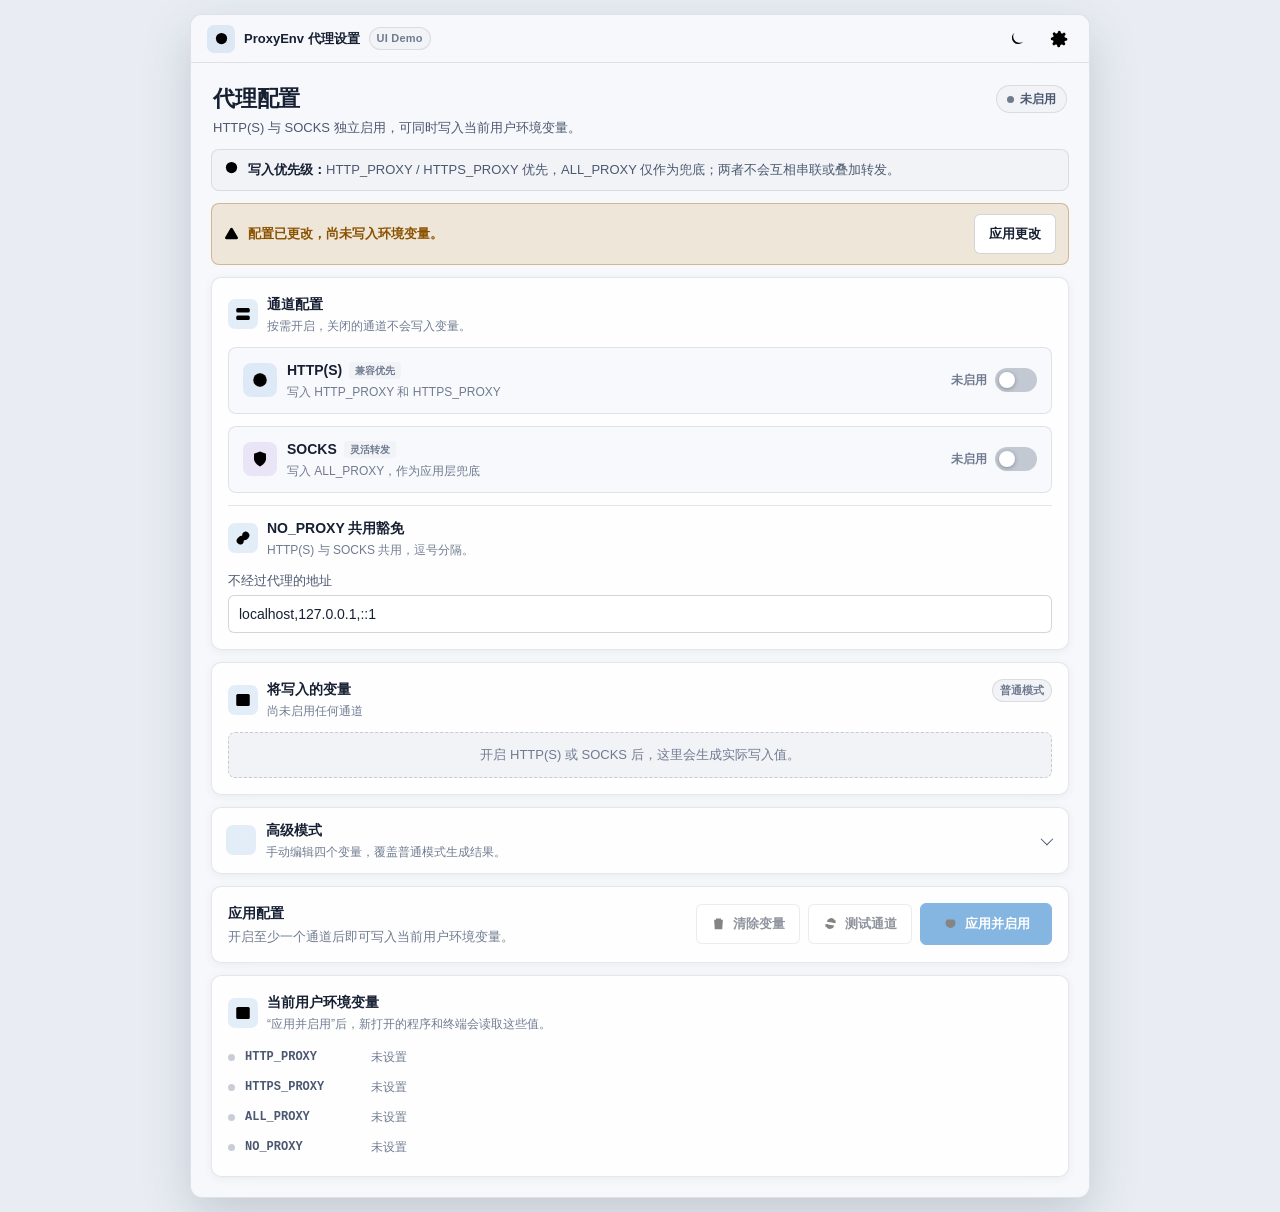
<file: demo/index.html>
<!DOCTYPE html>
<html lang="zh-CN" data-theme="light">
<head>
<meta charset="UTF-8">
<meta name="viewport" content="width=device-width, initial-scale=1.0">
<meta name="color-scheme" content="light dark">
<title>ProxyEnv 双通道配置 Demo</title>
<style>
  :root {
    --font-ui: "Segoe UI Variable", "Segoe UI", "Microsoft YaHei UI", "Microsoft YaHei", sans-serif;
    --font-mono: "Cascadia Mono", Consolas, "SFMono-Regular", monospace;
    --fs: 14px;
    --fs-sm: 13px;
    --fs-xs: 12px;
    --radius-window: 12px;
    --radius-card: 10px;
    --radius-control: 6px;
    --space-1: 4px;
    --space-2: 8px;
    --space-3: 12px;
    --space-4: 16px;
    --space-5: 20px;
    --space-6: 24px;
    --motion-fast: 120ms;
    --motion-base: 180ms;
    --z-sticky: 20;
    --z-modal: 100;
    --z-toast: 120;
  }

  :root[data-theme="light"] {
    color-scheme: light;
    --page: #e9edf3;
    --window: #f7f8fb;
    --surface: rgba(255, 255, 255, 0.86);
    --surface-strong: #ffffff;
    --surface-soft: rgba(248, 249, 252, 0.96);
    --surface-muted: #f1f3f7;
    --stroke: rgba(15, 23, 42, 0.10);
    --stroke-strong: rgba(15, 23, 42, 0.18);
    --text: #172033;
    --text-2: #4c5870;
    --text-3: #707b90;
    --accent: #0067c0;
    --accent-hover: #005a9e;
    --accent-soft: rgba(0, 103, 192, 0.11);
    --accent-border: rgba(0, 103, 192, 0.34);
    --ok: #087f23;
    --ok-soft: rgba(8, 127, 35, 0.11);
    --warn: #8a5200;
    --warn-soft: rgba(185, 112, 0, 0.13);
    --danger: #b42318;
    --danger-soft: rgba(180, 35, 24, 0.10);
    --socks: #7a3fbd;
    --socks-soft: rgba(122, 63, 189, 0.11);
    --hover: rgba(15, 23, 42, 0.055);
    --pressed: rgba(15, 23, 42, 0.09);
    --shadow-window: 0 18px 50px rgba(34, 46, 66, 0.18);
    --shadow-card: 0 2px 10px rgba(34, 46, 66, 0.06);
    --focus: #0a6fce;
    --scroll-thumb: rgba(76, 88, 112, 0.32);
  }

  :root[data-theme="dark"] {
    color-scheme: dark;
    --page: #111318;
    --window: #1d2026;
    --surface: rgba(42, 45, 53, 0.88);
    --surface-strong: #2c3038;
    --surface-soft: rgba(48, 52, 61, 0.96);
    --surface-muted: #252932;
    --stroke: rgba(255, 255, 255, 0.09);
    --stroke-strong: rgba(255, 255, 255, 0.19);
    --text: #f5f7fb;
    --text-2: #c4cad7;
    --text-3: #9ba4b6;
    --accent: #63c8ff;
    --accent-hover: #86d5ff;
    --accent-soft: rgba(99, 200, 255, 0.14);
    --accent-border: rgba(99, 200, 255, 0.38);
    --ok: #74d47e;
    --ok-soft: rgba(116, 212, 126, 0.13);
    --warn: #f4c15c;
    --warn-soft: rgba(244, 193, 92, 0.13);
    --danger: #ff9a8e;
    --danger-soft: rgba(255, 154, 142, 0.13);
    --socks: #d3a6ff;
    --socks-soft: rgba(211, 166, 255, 0.14);
    --hover: rgba(255, 255, 255, 0.07);
    --pressed: rgba(255, 255, 255, 0.11);
    --shadow-window: 0 20px 60px rgba(0, 0, 0, 0.46);
    --shadow-card: 0 2px 14px rgba(0, 0, 0, 0.20);
    --focus: #86d5ff;
    --scroll-thumb: rgba(196, 202, 215, 0.28);
  }

  * {
    box-sizing: border-box;
  }

  html {
    min-width: 320px;
    background: var(--page);
    scrollbar-color: var(--scroll-thumb) transparent;
  }

  body {
    min-width: 320px;
    min-height: 100vh;
    min-height: 100dvh;
    margin: 0;
    color: var(--text);
    background: var(--page);
    font: 400 var(--fs)/1.5 var(--font-ui);
    -webkit-font-smoothing: antialiased;
    text-rendering: optimizeLegibility;
  }

  button,
  input,
  select {
    font: inherit;
  }

  button,
  summary,
  label[for],
  .switch,
  .variant-button,
  .theme-choice {
    touch-action: manipulation;
  }

  button {
    color: inherit;
  }

  input,
  select {
    min-width: 0;
  }

  .icon-sprite {
    position: absolute;
    width: 0;
    height: 0;
    overflow: hidden;
  }

  .icon {
    width: 18px;
    height: 18px;
    flex: 0 0 auto;
  }

  .icon-sm {
    width: 15px;
    height: 15px;
  }

  .app-window {
    width: min(900px, calc(100% - 28px));
    min-height: calc(100dvh - 28px);
    margin: 14px auto;
    overflow: clip;
    background: var(--window);
    border: 1px solid var(--stroke);
    border-radius: var(--radius-window);
    box-shadow: var(--shadow-window);
  }

  .titlebar {
    position: sticky;
    top: 0;
    z-index: var(--z-sticky);
    display: flex;
    align-items: center;
    justify-content: space-between;
    min-height: 48px;
    padding: 0 10px 0 16px;
    background: color-mix(in srgb, var(--window) 88%, transparent);
    border-bottom: 1px solid var(--stroke);
    backdrop-filter: blur(22px) saturate(140%);
    -webkit-backdrop-filter: blur(22px) saturate(140%);
  }

  .titlebar-brand,
  .titlebar-actions,
  .app-mark,
  .action-row,
  .channel-title,
  .section-title,
  .result-title,
  .preview-summary,
  .modal-title {
    display: flex;
    align-items: center;
  }

  .titlebar-brand {
    min-width: 0;
    gap: 9px;
  }

  .titlebar-brand h1 {
    margin: 0;
    overflow: hidden;
    color: var(--text);
    font-size: var(--fs-sm);
    font-weight: 650;
    text-overflow: ellipsis;
    white-space: nowrap;
  }

  .app-mark {
    justify-content: center;
    width: 28px;
    height: 28px;
    color: var(--accent);
    background: var(--accent-soft);
    border-radius: 7px;
  }

  .demo-badge {
    flex: 0 0 auto;
    padding: 2px 7px;
    color: var(--text-3);
    background: var(--surface-muted);
    border: 1px solid var(--stroke);
    border-radius: 999px;
    font-size: 11px;
    font-weight: 600;
    letter-spacing: 0.02em;
  }

  .titlebar-actions {
    gap: 2px;
  }

  .icon-button {
    display: inline-grid;
    place-items: center;
    width: 40px;
    height: 40px;
    padding: 0;
    color: var(--text-2);
    background: transparent;
    border: 0;
    border-radius: 6px;
    cursor: pointer;
    transition: color var(--motion-fast), background var(--motion-fast);
  }

  .icon-button:hover {
    color: var(--text);
    background: var(--hover);
  }

  .icon-button:active {
    background: var(--pressed);
  }

  .workspace {
    display: grid;
    gap: var(--space-3);
    padding: var(--space-5);
  }

  .page-heading {
    display: flex;
    align-items: flex-start;
    justify-content: space-between;
    gap: var(--space-4);
    padding: 2px 2px 0;
  }

  .page-heading h2 {
    margin: 0;
    font-size: 22px;
    font-weight: 680;
    letter-spacing: -0.01em;
    line-height: 1.25;
  }

  .page-heading p {
    margin: 5px 0 0;
    color: var(--text-2);
    font-size: var(--fs-sm);
  }

  .status-badge {
    flex: 0 0 auto;
    display: inline-flex;
    align-items: center;
    gap: 6px;
    min-height: 28px;
    padding: 3px 10px;
    color: var(--text-2);
    background: var(--surface-muted);
    border: 1px solid var(--stroke);
    border-radius: 999px;
    font-size: var(--fs-xs);
    font-weight: 650;
  }

  .status-badge::before {
    width: 7px;
    height: 7px;
    content: "";
    background: var(--text-3);
    border-radius: 50%;
  }

  .status-badge.active {
    color: var(--ok);
    background: var(--ok-soft);
    border-color: color-mix(in srgb, var(--ok) 28%, transparent);
  }

  .status-badge.active::before {
    background: var(--ok);
  }

  .status-badge.dirty {
    color: var(--warn);
    background: var(--warn-soft);
    border-color: color-mix(in srgb, var(--warn) 30%, transparent);
  }

  .status-badge.dirty::before {
    background: var(--warn);
  }

  .callout,
  .dirty-banner {
    display: flex;
    align-items: flex-start;
    gap: 9px;
    padding: 10px 12px;
    border-radius: 8px;
    font-size: var(--fs-sm);
  }

  .callout {
    color: var(--text-2);
    background: var(--surface-muted);
    border: 1px solid var(--stroke);
  }

  .callout strong {
    color: var(--text);
    font-weight: 650;
  }

  .dirty-banner {
    align-items: center;
    color: var(--warn);
    background: var(--warn-soft);
    border: 1px solid color-mix(in srgb, var(--warn) 32%, transparent);
  }

  .dirty-banner .dirty-text {
    min-width: 0;
    flex: 1;
    color: inherit;
    font-weight: 600;
  }

  .card {
    min-width: 0;
    padding: var(--space-4);
    background: var(--surface);
    border: 1px solid var(--stroke);
    border-radius: var(--radius-card);
    box-shadow: var(--shadow-card);
    backdrop-filter: blur(18px) saturate(125%);
    -webkit-backdrop-filter: blur(18px) saturate(125%);
  }

  .card-heading {
    display: flex;
    align-items: flex-start;
    justify-content: space-between;
    gap: var(--space-3);
    margin-bottom: var(--space-3);
  }

  .section-title {
    gap: 9px;
    min-width: 0;
  }

  .section-title-icon {
    display: grid;
    place-items: center;
    width: 30px;
    height: 30px;
    color: var(--accent);
    background: var(--accent-soft);
    border-radius: 7px;
  }

  .section-title h3,
  .channel-title h3 {
    margin: 0;
    color: var(--text);
    font-size: var(--fs);
    font-weight: 680;
  }

  .section-title p,
  .channel-title p {
    margin: 2px 0 0;
    color: var(--text-3);
    font-size: var(--fs-xs);
  }

  .channel-list {
    display: grid;
    gap: var(--space-3);
  }

  .channel {
    min-width: 0;
    overflow: hidden;
    background: var(--surface-soft);
    border: 1px solid var(--stroke);
    border-radius: 8px;
    transition: border-color var(--motion-base), background var(--motion-base), opacity var(--motion-base);
  }

  .channel.enabled {
    background: var(--surface-strong);
    border-color: var(--stroke-strong);
  }

  .channel.overridden {
    opacity: 0.56;
  }

  .channel-head {
    display: flex;
    align-items: center;
    justify-content: space-between;
    gap: var(--space-4);
    min-height: 62px;
    padding: 12px 14px;
  }

  .channel-title {
    min-width: 0;
    gap: 10px;
  }

  .channel-icon {
    display: grid;
    place-items: center;
    width: 34px;
    height: 34px;
    color: var(--accent);
    background: var(--accent-soft);
    border-radius: 8px;
  }

  .channel.socks .channel-icon {
    color: var(--socks);
    background: var(--socks-soft);
  }

  .channel-title-copy {
    min-width: 0;
  }

  .channel-title h3 {
    display: flex;
    align-items: center;
    gap: 7px;
  }

  .channel-kicker {
    padding: 1px 6px;
    color: var(--text-3);
    background: var(--surface-muted);
    border-radius: 4px;
    font-size: 10px;
    font-weight: 650;
  }

  .switch-wrap {
    display: inline-flex;
    align-items: center;
    gap: 8px;
    flex: 0 0 auto;
  }

  .switch-label {
    color: var(--text-3);
    font-size: var(--fs-xs);
    font-weight: 600;
  }

  .switch {
    position: relative;
    width: 42px;
    height: 24px;
    padding: 0;
    background: color-mix(in srgb, var(--text-3) 38%, transparent);
    border: 1px solid transparent;
    border-radius: 999px;
    cursor: pointer;
    transition: background var(--motion-base), border-color var(--motion-base);
  }

  .switch::after {
    position: absolute;
    top: 3px;
    left: 3px;
    width: 16px;
    height: 16px;
    content: "";
    background: #fff;
    border-radius: 50%;
    box-shadow: 0 1px 4px rgba(0, 0, 0, 0.32);
    transition: transform var(--motion-base);
  }

  .switch[aria-checked="true"] {
    background: var(--accent);
  }

  .channel.socks .switch[aria-checked="true"] {
    background: var(--socks);
  }

  .switch[aria-checked="true"]::after {
    transform: translateX(18px);
  }

  .channel-body {
    display: grid;
    gap: var(--space-3);
    padding: 0 14px 14px;
  }

  .channel-body[hidden] {
    display: none;
  }

  .subhead {
    display: flex;
    align-items: center;
    justify-content: space-between;
    gap: var(--space-3);
  }

  .subhead label,
  .subhead > span {
    color: var(--text-2);
    font-size: var(--fs-sm);
    font-weight: 650;
  }

  .field-grid {
    display: grid;
    grid-template-columns: minmax(0, 1fr) 104px;
    gap: var(--space-3);
  }

  .field-grid.auth-grid {
    grid-template-columns: repeat(2, minmax(0, 1fr));
  }

  .field {
    min-width: 0;
  }

  .field label {
    display: block;
    margin-bottom: 5px;
    color: var(--text-2);
    font-size: var(--fs-sm);
    font-weight: 550;
  }

  .optional {
    margin-left: 4px;
    color: var(--text-3);
    font-weight: 400;
  }

  .input-shell {
    position: relative;
    min-width: 0;
  }

  input[type="text"],
  input[type="password"],
  input[type="number"] {
    width: 100%;
    min-height: 38px;
    padding: 7px 10px;
    color: var(--text);
    background: var(--surface-strong);
    border: 1px solid var(--stroke-strong);
    border-radius: var(--radius-control);
    outline: none;
    transition: border-color var(--motion-fast), box-shadow var(--motion-fast), background var(--motion-fast);
  }

  input[type="text"]:hover,
  input[type="password"]:hover,
  input[type="number"]:hover {
    border-color: color-mix(in srgb, var(--text-3) 54%, transparent);
  }

  input[type="text"]:focus,
  input[type="password"]:focus,
  input[type="number"]:focus {
    border-color: var(--focus);
    box-shadow: 0 0 0 3px var(--accent-soft);
  }

  input[aria-invalid="true"] {
    border-color: var(--danger);
    box-shadow: 0 0 0 3px var(--danger-soft);
  }

  input:disabled {
    color: var(--text-3);
    background: var(--surface-muted);
    cursor: not-allowed;
    opacity: 0.72;
  }

  input::placeholder {
    color: var(--text-3);
  }

  .input-with-action input {
    padding-right: 40px;
  }

  .input-action {
    position: absolute;
    top: 50%;
    right: 3px;
    display: grid;
    place-items: center;
    width: 32px;
    height: 32px;
    padding: 0;
    color: var(--text-3);
    background: transparent;
    border: 0;
    border-radius: 5px;
    cursor: pointer;
    transform: translateY(-50%);
  }

  .input-action:hover {
    color: var(--text);
    background: var(--hover);
  }

  .field-error {
    min-height: 18px;
    margin-top: 3px;
    color: var(--danger);
    font-size: var(--fs-xs);
    line-height: 1.35;
  }

  .field-error:empty {
    min-height: 0;
    margin-top: 0;
  }

  .auth-disclosure {
    border-top: 1px solid var(--stroke);
  }

  .auth-disclosure summary {
    position: relative;
    display: flex;
    align-items: center;
    min-height: 42px;
    padding: 0 24px 0 0;
    color: var(--text-2);
    cursor: pointer;
    font-size: var(--fs-sm);
    font-weight: 600;
    list-style: none;
  }

  .auth-disclosure summary::-webkit-details-marker {
    display: none;
  }

  .auth-disclosure summary::after {
    position: absolute;
    right: 2px;
    width: 8px;
    height: 8px;
    content: "";
    border-right: 1.6px solid currentColor;
    border-bottom: 1.6px solid currentColor;
    transform: rotate(45deg) translateY(-2px);
    transition: transform var(--motion-base);
  }

  .auth-disclosure[open] summary::after {
    transform: rotate(225deg) translate(-1px, -1px);
  }

  .auth-disclosure .field-grid {
    padding-bottom: 4px;
  }

  .variant-control {
    display: grid;
    grid-template-columns: repeat(2, minmax(0, 1fr));
    gap: 3px;
    padding: 3px;
    background: var(--surface-muted);
    border: 1px solid var(--stroke);
    border-radius: 7px;
  }

  .variant-button {
    min-height: 36px;
    padding: 6px 10px;
    color: var(--text-2);
    background: transparent;
    border: 0;
    border-radius: 5px;
    cursor: pointer;
    font-size: var(--fs-sm);
    font-weight: 650;
    transition: color var(--motion-fast), background var(--motion-fast), box-shadow var(--motion-fast);
  }

  .variant-button:hover {
    color: var(--text);
  }

  .variant-button[aria-checked="true"] {
    color: var(--socks);
    background: var(--surface-strong);
    box-shadow: var(--shadow-card);
  }

  .microcopy {
    margin: 0;
    color: var(--text-3);
    font-size: var(--fs-xs);
    line-height: 1.45;
  }

  .reuse-row {
    display: flex;
    align-items: flex-start;
    gap: 9px;
    padding: 9px 10px;
    background: var(--surface-muted);
    border: 1px solid var(--stroke);
    border-radius: 7px;
    cursor: pointer;
  }

  .reuse-row:has(input:disabled) {
    cursor: not-allowed;
    opacity: 0.68;
  }

  .reuse-row input {
    width: 16px;
    height: 16px;
    margin: 2px 0 0;
    accent-color: var(--accent);
  }

  .reuse-copy {
    min-width: 0;
  }

  .reuse-copy strong {
    display: block;
    color: var(--text);
    font-size: var(--fs-sm);
    font-weight: 600;
  }

  .reuse-copy span {
    display: block;
    margin-top: 1px;
    color: var(--text-3);
    font-size: var(--fs-xs);
  }

  .channel-note {
    display: flex;
    align-items: flex-start;
    gap: 7px;
    color: var(--text-3);
    font-size: var(--fs-xs);
  }

  .channel-note .icon {
    color: var(--accent);
  }

  .channel.socks .channel-note .icon {
    color: var(--socks);
  }

  .shared-block {
    display: grid;
    gap: var(--space-3);
    margin-top: var(--space-3);
    padding-top: var(--space-3);
    border-top: 1px solid var(--stroke);
  }

  .preview-mode {
    flex: 0 0 auto;
    padding: 2px 7px;
    color: var(--text-3);
    background: var(--surface-muted);
    border: 1px solid var(--stroke);
    border-radius: 999px;
    font-size: 11px;
    font-weight: 650;
  }

  .preview-list {
    display: grid;
    gap: 7px;
  }

  .preview-row {
    display: grid;
    grid-template-columns: 116px minmax(0, 1fr);
    align-items: center;
    min-height: 36px;
    padding: 7px 9px;
    background: var(--surface-muted);
    border: 1px solid var(--stroke);
    border-radius: 7px;
  }

  .preview-name {
    display: flex;
    align-items: center;
    gap: 6px;
    min-width: 0;
    color: var(--text-2);
    font: 650 var(--fs-xs)/1.3 var(--font-mono);
  }

  .preview-tag {
    padding: 1px 5px;
    color: var(--text-3);
    background: var(--surface-strong);
    border: 1px solid var(--stroke);
    border-radius: 4px;
    font: 600 10px/1.4 var(--font-ui);
  }

  .preview-value {
    min-width: 0;
    color: var(--text);
    font: 500 var(--fs-xs)/1.45 var(--font-mono);
    overflow-wrap: anywhere;
  }

  .empty-vars {
    padding: 12px;
    color: var(--text-3);
    background: var(--surface-muted);
    border: 1px dashed var(--stroke-strong);
    border-radius: 7px;
    font-size: var(--fs-sm);
    text-align: center;
  }

  .advanced-card {
    padding: 0;
    overflow: hidden;
  }

  .advanced-card > summary {
    position: relative;
    display: flex;
    align-items: center;
    gap: 10px;
    min-height: 54px;
    padding: 12px 46px 12px 14px;
    cursor: pointer;
    list-style: none;
  }

  .advanced-card > summary::-webkit-details-marker {
    display: none;
  }

  .advanced-card > summary::after {
    position: absolute;
    right: 18px;
    width: 8px;
    height: 8px;
    content: "";
    border-right: 1.7px solid var(--text-2);
    border-bottom: 1.7px solid var(--text-2);
    transform: rotate(45deg) translateY(-2px);
    transition: transform var(--motion-base);
  }

  .advanced-card[open] > summary::after {
    transform: rotate(225deg) translate(-1px, -1px);
  }

  .advanced-title {
    min-width: 0;
  }

  .advanced-title strong {
    display: block;
    font-size: var(--fs);
    font-weight: 650;
  }

  .advanced-title span {
    display: block;
    margin-top: 2px;
    color: var(--text-3);
    font-size: var(--fs-xs);
  }

  .advanced-body {
    display: grid;
    gap: var(--space-3);
    padding: 0 14px 14px;
    border-top: 1px solid var(--stroke);
  }

  .advanced-toggle {
    display: flex;
    align-items: flex-start;
    justify-content: space-between;
    gap: var(--space-4);
    padding-top: var(--space-3);
  }

  .advanced-toggle p {
    margin: 0;
    color: var(--text-3);
    font-size: var(--fs-xs);
  }

  .advanced-fields {
    display: grid;
    grid-template-columns: repeat(2, minmax(0, 1fr));
    gap: var(--space-3);
  }

  .action-card {
    display: grid;
    gap: var(--space-3);
  }

  .action-copy {
    display: flex;
    align-items: flex-start;
    justify-content: space-between;
    gap: var(--space-4);
  }

  .action-copy h3 {
    margin: 0;
    font-size: var(--fs);
    font-weight: 680;
  }

  .action-copy p {
    margin: 3px 0 0;
    color: var(--text-3);
    font-size: var(--fs-sm);
  }

  .action-row {
    flex-wrap: wrap;
    justify-content: flex-end;
    gap: var(--space-2);
  }

  .button {
    display: inline-flex;
    align-items: center;
    justify-content: center;
    gap: 7px;
    min-height: 40px;
    padding: 8px 14px;
    color: var(--text);
    background: var(--surface-strong);
    border: 1px solid var(--stroke-strong);
    border-radius: var(--radius-control);
    cursor: pointer;
    font-size: var(--fs-sm);
    font-weight: 650;
    transition: color var(--motion-fast), background var(--motion-fast), border-color var(--motion-fast), transform var(--motion-fast);
  }

  .button:hover:not(:disabled) {
    background: var(--hover);
  }

  .button:active:not(:disabled) {
    background: var(--pressed);
    transform: translateY(1px);
  }

  .button.primary {
    min-height: 42px;
    min-width: 132px;
    color: #fff;
    background: var(--accent);
    border-color: var(--accent);
  }

  .button.primary:hover:not(:disabled) {
    background: var(--accent-hover);
    border-color: var(--accent-hover);
  }

  .button.danger {
    color: var(--danger);
    border-color: color-mix(in srgb, var(--danger) 34%, transparent);
  }

  .button:disabled {
    cursor: not-allowed;
    opacity: 0.48;
  }

  :root[data-theme="dark"] .button.primary {
    color: #101216;
  }

  .button.is-loading .button-label {
    opacity: 0.76;
  }

  .spinner {
    width: 15px;
    height: 15px;
    border: 2px solid currentColor;
    border-right-color: transparent;
    border-radius: 50%;
    animation: spin 700ms linear infinite;
  }

  @keyframes spin {
    to {
      transform: rotate(360deg);
    }
  }

  .test-panel {
    display: grid;
    gap: 7px;
    padding-top: var(--space-3);
    border-top: 1px solid var(--stroke);
  }

  .test-panel[hidden] {
    display: none;
  }

  .result-row {
    display: grid;
    grid-template-columns: 118px minmax(0, 1fr) auto;
    align-items: center;
    gap: var(--space-3);
    min-height: 42px;
    padding: 8px 10px;
    background: var(--surface-muted);
    border: 1px solid var(--stroke);
    border-radius: 7px;
  }

  .result-title {
    gap: 7px;
    color: var(--text-2);
    font-size: var(--fs-sm);
    font-weight: 650;
  }

  .result-detail {
    min-width: 0;
    color: var(--text-3);
    font-size: var(--fs-sm);
    overflow-wrap: anywhere;
  }

  .result-state {
    min-width: 64px;
    color: var(--text-3);
    font-size: var(--fs-xs);
    font-weight: 650;
    text-align: right;
  }

  .result-row.ok .result-state {
    color: var(--ok);
  }

  .result-row.fail .result-state {
    color: var(--danger);
  }

  .result-row.running .result-state {
    color: var(--accent);
  }

  .env-list {
    display: grid;
    gap: 5px;
  }

  .env-row {
    display: grid;
    grid-template-columns: 9px 118px minmax(0, 1fr);
    align-items: center;
    gap: 8px;
    min-height: 25px;
  }

  .env-dot {
    width: 7px;
    height: 7px;
    background: var(--text-3);
    border-radius: 50%;
    opacity: 0.38;
  }

  .env-row.set .env-dot {
    background: var(--ok);
    opacity: 1;
  }

  .env-name {
    color: var(--text-2);
    font: 650 var(--fs-xs)/1.4 var(--font-mono);
  }

  .env-value {
    min-width: 0;
    color: var(--text);
    font: 500 var(--fs-xs)/1.45 var(--font-mono);
    overflow-wrap: anywhere;
  }

  .env-value.unset {
    color: var(--text-3);
    font-family: var(--font-ui);
  }

  .modal-overlay {
    position: fixed;
    inset: 0;
    z-index: var(--z-modal);
    display: grid;
    place-items: center;
    padding: var(--space-4);
    background: rgba(0, 0, 0, 0.38);
    backdrop-filter: blur(3px);
    -webkit-backdrop-filter: blur(3px);
  }

  .modal-overlay[hidden] {
    display: none;
  }

  .modal {
    width: min(440px, 100%);
    max-height: min(620px, calc(100dvh - 32px));
    overflow-y: auto;
    background: var(--surface-strong);
    border: 1px solid var(--stroke-strong);
    border-radius: 12px;
    box-shadow: 0 18px 58px rgba(0, 0, 0, 0.34);
    animation: modal-in var(--motion-base) ease-out;
  }

  @keyframes modal-in {
    from {
      opacity: 0;
      transform: translateY(7px) scale(0.985);
    }
  }

  .modal-head {
    display: flex;
    align-items: center;
    justify-content: space-between;
    padding: 14px 14px 10px 16px;
  }

  .modal-title {
    gap: 9px;
    font-size: var(--fs);
    font-weight: 680;
  }

  .modal-body {
    display: grid;
    gap: var(--space-4);
    padding: 6px 16px 18px;
  }

  .setting-group {
    display: grid;
    gap: 8px;
  }

  .setting-group > h3 {
    margin: 0;
    color: var(--text-2);
    font-size: var(--fs-sm);
    font-weight: 650;
  }

  .theme-options {
    display: grid;
    grid-template-columns: repeat(3, minmax(0, 1fr));
    gap: 8px;
  }

  .theme-choice {
    display: grid;
    justify-items: center;
    gap: 7px;
    min-height: 82px;
    padding: 12px 8px;
    color: var(--text-2);
    background: var(--surface-muted);
    border: 1px solid var(--stroke);
    border-radius: 8px;
    cursor: pointer;
  }

  .theme-choice:hover {
    color: var(--text);
    border-color: var(--stroke-strong);
  }

  .theme-choice[aria-checked="true"] {
    color: var(--accent);
    background: var(--accent-soft);
    border-color: var(--accent-border);
  }

  .theme-choice span {
    font-size: var(--fs-xs);
    font-weight: 650;
  }

  .modal-note {
    margin: 0;
    padding: 10px 11px;
    color: var(--text-3);
    background: var(--surface-muted);
    border: 1px solid var(--stroke);
    border-radius: 7px;
    font-size: var(--fs-xs);
  }

  .toast {
    position: fixed;
    left: 50%;
    bottom: 22px;
    z-index: var(--z-toast);
    max-width: min(86vw, 520px);
    padding: 9px 14px;
    color: var(--text);
    background: var(--surface-strong);
    border: 1px solid var(--stroke-strong);
    border-radius: 8px;
    box-shadow: 0 8px 30px rgba(0, 0, 0, 0.24);
    font-size: var(--fs-sm);
    opacity: 0;
    pointer-events: none;
    transform: translate(-50%, 8px);
    transition: opacity var(--motion-base), transform var(--motion-base);
  }

  .toast.show {
    opacity: 1;
    transform: translate(-50%, 0);
  }

  .toast.error {
    color: var(--danger);
  }

  button:focus-visible,
  summary:focus-visible,
  input:focus-visible,
  .theme-choice:focus-visible {
    outline: 2px solid var(--focus);
    outline-offset: 2px;
  }

  input,
  button,
  summary {
    scroll-margin-top: 72px;
  }

  @media (max-width: 680px) {
    .app-window {
      width: 100%;
      min-height: 100dvh;
      margin: 0;
      border: 0;
      border-radius: 0;
      box-shadow: none;
    }

    .workspace {
      padding: 14px;
    }

    .titlebar {
      border-radius: 0;
    }

    .page-heading {
      align-items: center;
    }

    .page-heading h2 {
      font-size: 20px;
    }

    .field-grid,
    .field-grid.auth-grid,
    .advanced-fields {
      grid-template-columns: minmax(0, 1fr);
    }

    .action-copy,
    .advanced-toggle {
      display: grid;
    }

    .action-row {
      display: grid;
      grid-template-columns: minmax(0, 1fr);
      width: 100%;
    }

    .button,
    .button.primary {
      width: 100%;
    }

    .preview-row {
      grid-template-columns: minmax(0, 1fr);
      gap: 4px;
    }

    .result-row {
      grid-template-columns: minmax(0, 1fr) auto;
    }

    .result-detail {
      grid-column: 1 / -1;
      grid-row: 2;
    }

    .env-row {
      grid-template-columns: 9px minmax(0, 1fr);
    }

    .env-value {
      grid-column: 2;
    }

    .theme-options {
      grid-template-columns: minmax(0, 1fr);
    }

    .theme-choice {
      grid-template-columns: 20px minmax(0, 1fr);
      justify-items: start;
      align-items: center;
      min-height: 52px;
      padding: 9px 11px;
    }
  }

  @media (prefers-reduced-motion: reduce) {
    *,
    *::before,
    *::after {
      scroll-behavior: auto !important;
      animation-duration: 1ms !important;
      animation-iteration-count: 1 !important;
      transition-duration: 1ms !important;
    }
  }
</style>
</head>
<body>
<svg class="icon-sprite" aria-hidden="true">
  <symbol id="i-network" viewBox="0 0 24 24">
    <circle cx="12" cy="12" r="9"></circle>
    <path d="M3 12h18M12 3a14 14 0 0 1 0 18M12 3a14 14 0 0 0 0 18"></path>
  </symbol>
  <symbol id="i-settings" viewBox="0 0 24 24">
    <path d="M12 15.5a3.5 3.5 0 1 0 0-7 3.5 3.5 0 0 0 0 7Z"></path>
    <path d="M19.4 15a1.7 1.7 0 0 0 .34 1.88l.06.06a2 2 0 0 1-2.83 2.83l-.06-.06A1.7 1.7 0 0 0 15 19.4a1.7 1.7 0 0 0-1 .6 1.7 1.7 0 0 0-.4 1.1V21a2 2 0 0 1-4 0v-.09A1.7 1.7 0 0 0 8.6 19.4a1.7 1.7 0 0 0-1.88.34l-.06.06a2 2 0 1 1-2.83-2.83l.06-.06A1.7 1.7 0 0 0 4.6 15a1.7 1.7 0 0 0-.6-1 1.7 1.7 0 0 0-1.1-.4H3a2 2 0 0 1 0-4h.09A1.7 1.7 0 0 0 4.6 8.6a1.7 1.7 0 0 0-.34-1.88l-.06-.06a2 2 0 1 1 2.83-2.83l.06.06A1.7 1.7 0 0 0 9 4.6a1.7 1.7 0 0 0 1-.6 1.7 1.7 0 0 0 .4-1.1V3a2 2 0 0 1 4 0v.09A1.7 1.7 0 0 0 15.4 4.6a1.7 1.7 0 0 0 1.88-.34l.06-.06a2 2 0 1 1 2.83 2.83l-.06.06A1.7 1.7 0 0 0 19.4 9c.13.38.34.72.6 1 .3.27.7.4 1.1.4h.09a2 2 0 0 1 0 4h-.09a1.7 1.7 0 0 0-1.7.6Z"></path>
  </symbol>
  <symbol id="i-sun" viewBox="0 0 24 24">
    <circle cx="12" cy="12" r="4"></circle>
    <path d="M12 2v2M12 20v2M4.93 4.93l1.42 1.42M17.66 17.66l1.41 1.41M2 12h2M20 12h2M4.93 19.07l1.42-1.42M17.66 6.34l1.41-1.41"></path>
  </symbol>
  <symbol id="i-moon" viewBox="0 0 24 24">
    <path d="M20.5 15.4A8.5 8.5 0 0 1 8.6 3.5 8.5 8.5 0 1 0 20.5 15.4Z"></path>
  </symbol>
  <symbol id="i-monitor" viewBox="0 0 24 24">
    <rect x="3" y="4" width="18" height="13" rx="2"></rect>
    <path d="M8 21h8M12 17v4"></path>
  </symbol>
  <symbol id="i-server" viewBox="0 0 24 24">
    <rect x="3" y="4" width="18" height="6" rx="2"></rect>
    <rect x="3" y="14" width="18" height="6" rx="2"></rect>
    <path d="M7 7h.01M7 17h.01M11 7h7M11 17h7"></path>
  </symbol>
  <symbol id="i-shield" viewBox="0 0 24 24">
    <path d="M12 22s8-4 8-10V5l-8-3-8 3v7c0 6 8 10 8 10Z"></path>
    <path d="m9 12 2 2 4-4"></path>
  </symbol>
  <symbol id="i-sliders" viewBox="0 0 24 24">
    <path d="M4 21v-7M4 10V3M12 21v-9M12 8V3M20 21v-5M20 12V3"></path>
    <path d="M1 14h6M9 8h6M17 16h6"></path>
  </symbol>
  <symbol id="i-eye" viewBox="0 0 24 24">
    <path d="M2 12s3.5-6 10-6 10 6 10 6-3.5 6-10 6S2 12 2 12Z"></path>
    <circle cx="12" cy="12" r="2.5"></circle>
  </symbol>
  <symbol id="i-eye-off" viewBox="0 0 24 24">
    <path d="m3 3 18 18M10.6 6.2A10.8 10.8 0 0 1 12 6c6.5 0 10 6 10 6a17 17 0 0 1-2.1 2.8M6.3 6.8C3.7 8.4 2 12 2 12s3.5 6 10 6c1.5 0 2.8-.3 4-.8"></path>
    <path d="M9.8 9.8a3 3 0 0 0 4.4 4.4"></path>
  </symbol>
  <symbol id="i-info" viewBox="0 0 24 24">
    <circle cx="12" cy="12" r="9"></circle>
    <path d="M12 11v5M12 8h.01"></path>
  </symbol>
  <symbol id="i-alert" viewBox="0 0 24 24">
    <path d="M10.3 3.7 1.9 18a2 2 0 0 0 1.7 3h16.8a2 2 0 0 0 1.7-3L13.7 3.7a2 2 0 0 0-3.4 0Z"></path>
    <path d="M12 9v4M12 17h.01"></path>
  </symbol>
  <symbol id="i-check" viewBox="0 0 24 24">
    <path d="m5 12 4.5 4.5L19 7"></path>
  </symbol>
  <symbol id="i-close" viewBox="0 0 24 24">
    <path d="m6 6 12 12M18 6 6 18"></path>
  </symbol>
  <symbol id="i-terminal" viewBox="0 0 24 24">
    <rect x="3" y="4" width="18" height="16" rx="2"></rect>
    <path d="m7 9 3 3-3 3M13 15h4"></path>
  </symbol>
  <symbol id="i-refresh" viewBox="0 0 24 24">
    <path d="M20 6v5h-5M4 18v-5h5"></path>
    <path d="M6.1 9A7 7 0 0 1 18.7 6.3L20 11M4 13l1.3 4.7A7 7 0 0 0 17.9 15"></path>
  </symbol>
  <symbol id="i-trash" viewBox="0 0 24 24">
    <path d="M3 6h18M8 6V4h8v2M19 6l-1 15H6L5 6M10 11v5M14 11v5"></path>
  </symbol>
  <symbol id="i-power" viewBox="0 0 24 24">
    <path d="M12 2v10"></path>
    <path d="M6.3 5.7a8 8 0 1 0 11.4 0"></path>
  </symbol>
  <symbol id="i-link" viewBox="0 0 24 24">
    <path d="M10 13a5 5 0 0 0 7.5.5l2-2a5 5 0 0 0-7-7l-1.1 1.1"></path>
    <path d="M14 11a5 5 0 0 0-7.5-.5l-2 2a5 5 0 0 0 7 7l1.1-1.1"></path>
  </symbol>
</svg>

<div class="app-window">
  <header class="titlebar">
    <div class="titlebar-brand">
      <span class="app-mark" aria-hidden="true">
        <svg class="icon icon-sm"><use href="#i-network"></use></svg>
      </span>
      <h1>ProxyEnv 代理设置</h1>
      <span class="demo-badge">UI Demo</span>
    </div>
    <div class="titlebar-actions">
      <button class="icon-button" id="themeToggle" type="button" aria-label="切换明暗主题">
        <svg class="icon" id="themeToggleIcon"><use href="#i-moon"></use></svg>
      </button>
      <button class="icon-button" id="settingsButton" type="button" aria-label="打开设置">
        <svg class="icon"><use href="#i-settings"></use></svg>
      </button>
    </div>
  </header>

  <main class="workspace" id="mainContent">
    <div class="page-heading">
      <div>
        <h2>代理配置</h2>
        <p>HTTP(S) 与 SOCKS 独立启用，可同时写入当前用户环境变量。</p>
      </div>
      <span class="status-badge" id="statusBadge">未启用</span>
    </div>

    <div class="callout">
      <svg class="icon icon-sm" aria-hidden="true"><use href="#i-info"></use></svg>
      <div><strong>写入优先级：</strong>HTTP_PROXY / HTTPS_PROXY 优先，ALL_PROXY 仅作为兜底；两者不会互相串联或叠加转发。</div>
    </div>

    <div class="dirty-banner" id="dirtyBanner" role="status" aria-live="polite" hidden>
      <svg class="icon icon-sm" aria-hidden="true"><use href="#i-alert"></use></svg>
      <span class="dirty-text">配置已更改，尚未写入环境变量。</span>
      <button class="button" id="bannerApplyButton" type="button">应用更改</button>
    </div>

    <section class="card" aria-labelledby="proxyHeading">
      <div class="card-heading">
        <div class="section-title">
          <span class="section-title-icon" aria-hidden="true">
            <svg class="icon"><use href="#i-server"></use></svg>
          </span>
          <div>
            <h3 id="proxyHeading">通道配置</h3>
            <p>按需开启，关闭的通道不会写入变量。</p>
          </div>
        </div>
      </div>

      <div class="channel-list">
        <section class="channel" id="httpChannel" aria-labelledby="httpTitle">
          <div class="channel-head">
            <div class="channel-title">
              <span class="channel-icon" aria-hidden="true">
                <svg class="icon"><use href="#i-network"></use></svg>
              </span>
              <div class="channel-title-copy">
                <h3 id="httpTitle">HTTP(S) <span class="channel-kicker">兼容优先</span></h3>
                <p>写入 HTTP_PROXY 和 HTTPS_PROXY</p>
              </div>
            </div>
            <div class="switch-wrap">
              <span class="switch-label" id="httpSwitchLabel">未启用</span>
              <button class="switch" id="httpToggle" type="button" role="switch" aria-checked="false" aria-labelledby="httpTitle httpSwitchLabel"></button>
            </div>
          </div>

          <div class="channel-body" id="httpBody" hidden>
            <div class="field-grid">
              <div class="field">
                <label for="httpHost">服务器地址</label>
                <input id="httpHost" type="text" value="127.0.0.1" autocomplete="off" spellcheck="false" placeholder="例如 127.0.0.1" aria-describedby="httpHostError">
                <div class="field-error" id="httpHostError"></div>
              </div>
              <div class="field">
                <label for="httpPort">端口</label>
                <input id="httpPort" type="number" min="1" max="65535" value="7890" inputmode="numeric" aria-describedby="httpPortError">
                <div class="field-error" id="httpPortError"></div>
              </div>
            </div>

            <details class="auth-disclosure">
              <summary>认证（可选）</summary>
              <div class="field-grid auth-grid">
                <div class="field">
                  <label for="httpUser">用户名</label>
                  <input id="httpUser" type="text" autocomplete="username" spellcheck="false" placeholder="用户名" aria-describedby="httpAuthError">
                </div>
                <div class="field">
                  <label for="httpPassword">密码</label>
                  <div class="input-shell input-with-action">
                    <input id="httpPassword" type="password" autocomplete="current-password" placeholder="密码" aria-describedby="httpAuthError">
                    <button class="input-action password-toggle" type="button" data-password-input="httpPassword" aria-label="显示 HTTP 密码">
                      <svg class="icon icon-sm"><use href="#i-eye"></use></svg>
                    </button>
                  </div>
                </div>
                <div class="field-error" id="httpAuthError" style="grid-column:1/-1"></div>
              </div>
            </details>

            <div class="channel-note">
              <svg class="icon icon-sm" aria-hidden="true"><use href="#i-info"></use></svg>
              <span>HTTP(S) 始终使用 <code>http://</code> 协议前缀，用户名和密码会按 URL 编码写入。</span>
            </div>
          </div>
        </section>

        <section class="channel socks" id="socksChannel" aria-labelledby="socksTitle">
          <div class="channel-head">
            <div class="channel-title">
              <span class="channel-icon" aria-hidden="true">
                <svg class="icon"><use href="#i-shield"></use></svg>
              </span>
              <div class="channel-title-copy">
                <h3 id="socksTitle">SOCKS <span class="channel-kicker">灵活转发</span></h3>
                <p>写入 ALL_PROXY，作为应用层兜底</p>
              </div>
            </div>
            <div class="switch-wrap">
              <span class="switch-label" id="socksSwitchLabel">未启用</span>
              <button class="switch" id="socksToggle" type="button" role="switch" aria-checked="false" aria-labelledby="socksTitle socksSwitchLabel"></button>
            </div>
          </div>

          <div class="channel-body" id="socksBody" hidden>
            <div>
              <div class="subhead">
                <span id="socksVariantLabel">SOCKS 解析方式</span>
              </div>
              <div class="variant-control" id="socksVariant" role="radiogroup" aria-labelledby="socksVariantLabel" style="margin-top:7px">
                <button class="variant-button" type="button" role="radio" aria-checked="false" data-scheme="socks5">SOCKS5</button>
                <button class="variant-button" type="button" role="radio" aria-checked="true" data-scheme="socks5h">SOCKS5h</button>
              </div>
              <p class="microcopy" id="socksHint" style="margin-top:6px"></p>
            </div>

            <label class="reuse-row" for="socksReuse">
              <input id="socksReuse" type="checkbox" checked>
              <span class="reuse-copy">
                <strong>复用 HTTP(S) 地址</strong>
                <span id="socksReuseHint">HTTP(S) 未启用，SOCKS 将使用下方独立地址。</span>
              </span>
            </label>

            <div class="field-grid">
              <div class="field">
                <label for="socksHost">SOCKS 服务器地址</label>
                <input id="socksHost" type="text" value="127.0.0.1" autocomplete="off" spellcheck="false" placeholder="例如 127.0.0.1" aria-describedby="socksHostError">
                <div class="field-error" id="socksHostError"></div>
              </div>
              <div class="field">
                <label for="socksPort">端口</label>
                <input id="socksPort" type="number" min="1" max="65535" value="7891" inputmode="numeric" aria-describedby="socksPortError">
                <div class="field-error" id="socksPortError"></div>
              </div>
            </div>

            <details class="auth-disclosure">
              <summary>认证（可选）</summary>
              <div class="field-grid auth-grid">
                <div class="field">
                  <label for="socksUser">用户名</label>
                  <input id="socksUser" type="text" autocomplete="username" spellcheck="false" placeholder="用户名" aria-describedby="socksAuthError">
                </div>
                <div class="field">
                  <label for="socksPassword">密码</label>
                  <div class="input-shell input-with-action">
                    <input id="socksPassword" type="password" autocomplete="current-password" placeholder="密码" aria-describedby="socksAuthError">
                    <button class="input-action password-toggle" type="button" data-password-input="socksPassword" aria-label="显示 SOCKS 密码">
                      <svg class="icon icon-sm"><use href="#i-eye"></use></svg>
                    </button>
                  </div>
                </div>
                <div class="field-error" id="socksAuthError" style="grid-column:1/-1"></div>
              </div>
            </details>

            <div class="channel-note">
              <svg class="icon icon-sm" aria-hidden="true"><use href="#i-info"></use></svg>
              <span>ALL_PROXY 是兜底变量。已识别 HTTP_PROXY / HTTPS_PROXY 的程序不会改走 SOCKS。</span>
            </div>
          </div>
        </section>
      </div>

      <div class="shared-block">
        <div class="section-title">
          <span class="section-title-icon" aria-hidden="true">
            <svg class="icon"><use href="#i-link"></use></svg>
          </span>
          <div>
            <h3>NO_PROXY 共用豁免</h3>
            <p>HTTP(S) 与 SOCKS 共用，逗号分隔。</p>
          </div>
        </div>
        <div class="field">
          <label for="noProxy">不经过代理的地址</label>
          <input id="noProxy" type="text" value="localhost,127.0.0.1,::1" autocomplete="off" spellcheck="false" placeholder="localhost,127.0.0.1,::1">
          <div class="field-error"></div>
        </div>
      </div>
    </section>

    <section class="card" aria-labelledby="previewHeading">
      <div class="card-heading">
        <div class="section-title">
          <span class="section-title-icon" aria-hidden="true">
            <svg class="icon"><use href="#i-terminal"></use></svg>
          </span>
          <div>
            <h3 id="previewHeading">将写入的变量</h3>
            <p id="previewSummaryText">尚未启用任何通道</p>
          </div>
        </div>
        <span class="preview-mode" id="previewMode">普通模式</span>
      </div>
      <div class="preview-list" id="previewList"></div>
    </section>

    <details class="card advanced-card" id="advancedCard">
      <summary>
        <span class="section-title-icon" aria-hidden="true">
          <svg class="icon"><use href="#i-sliders"></use></svg>
        </span>
        <span class="advanced-title">
          <strong>高级模式</strong>
          <span>手动编辑四个变量，覆盖普通模式生成结果。</span>
        </span>
      </summary>
      <div class="advanced-body">
        <div class="advanced-toggle">
          <div>
            <strong style="font-size:var(--fs-sm)">启用手动变量覆盖</strong>
            <p>开启后，下方非空变量会完全替代普通模式预览。</p>
          </div>
          <div class="switch-wrap">
            <span class="switch-label" id="advancedSwitchLabel">关闭</span>
            <button class="switch" id="advancedToggle" type="button" role="switch" aria-checked="false" aria-labelledby="advancedSwitchLabel"> </button>
          </div>
        </div>

        <div class="advanced-fields">
          <div class="field">
            <label for="advHttp">HTTP_PROXY</label>
            <input id="advHttp" type="text" placeholder="http://127.0.0.1:7890" autocomplete="off" spellcheck="false" disabled aria-describedby="advHttpError">
            <div class="field-error" id="advHttpError"></div>
          </div>
          <div class="field">
            <label for="advHttps">HTTPS_PROXY</label>
            <input id="advHttps" type="text" placeholder="http://127.0.0.1:7890" autocomplete="off" spellcheck="false" disabled aria-describedby="advHttpsError">
            <div class="field-error" id="advHttpsError"></div>
          </div>
          <div class="field">
            <label for="advAll">ALL_PROXY</label>
            <input id="advAll" type="text" placeholder="socks5h://127.0.0.1:7891" autocomplete="off" spellcheck="false" disabled aria-describedby="advAllError">
            <div class="field-error" id="advAllError"></div>
          </div>
          <div class="field">
            <label for="advNoProxy">NO_PROXY</label>
            <input id="advNoProxy" type="text" placeholder="localhost,127.0.0.1,::1" autocomplete="off" spellcheck="false" disabled>
            <div class="field-error"></div>
          </div>
        </div>
      </div>
    </details>

    <section class="card action-card" aria-labelledby="actionsHeading">
      <div class="action-copy">
        <div>
          <h3 id="actionsHeading">应用配置</h3>
          <p id="actionSummary">开启至少一个通道后即可写入当前用户环境变量。</p>
        </div>
        <div class="action-row">
          <button class="button" id="clearButton" type="button">
            <svg class="icon icon-sm" aria-hidden="true"><use href="#i-trash"></use></svg>
            <span>清除变量</span>
          </button>
          <button class="button" id="testButton" type="button" disabled>
            <svg class="icon icon-sm" aria-hidden="true"><use href="#i-refresh"></use></svg>
            <span class="button-label">测试通道</span>
          </button>
          <button class="button primary" id="masterButton" type="button" disabled>
            <svg class="icon icon-sm" aria-hidden="true"><use href="#i-power"></use></svg>
            <span class="button-label">应用并启用</span>
          </button>
        </div>
      </div>

      <div class="test-panel" id="testPanel" aria-live="polite" hidden>
        <div class="result-row" id="httpResult">
          <div class="result-title">
            <span class="env-dot"></span>
            <span>HTTP(S)</span>
          </div>
          <div class="result-detail">等待测试</div>
          <div class="result-state">未启用</div>
        </div>
        <div class="result-row" id="socksResult">
          <div class="result-title">
            <span class="env-dot"></span>
            <span>SOCKS</span>
          </div>
          <div class="result-detail">等待测试</div>
          <div class="result-state">未启用</div>
        </div>
      </div>
    </section>

    <section class="card" aria-labelledby="environmentHeading">
      <div class="card-heading">
        <div class="section-title">
          <span class="section-title-icon" aria-hidden="true">
            <svg class="icon"><use href="#i-terminal"></use></svg>
          </span>
          <div>
            <h3 id="environmentHeading">当前用户环境变量</h3>
            <p>“应用并启用”后，新打开的程序和终端会读取这些值。</p>
          </div>
        </div>
      </div>
      <div class="env-list" id="envList"></div>
    </section>
  </main>
</div>

<div class="modal-overlay" id="settingsModal" hidden>
  <section class="modal" role="dialog" aria-modal="true" aria-labelledby="settingsTitle" tabindex="-1">
    <div class="modal-head">
      <div class="modal-title" id="settingsTitle">
        <svg class="icon" aria-hidden="true"><use href="#i-settings"></use></svg>
        <span>设置</span>
      </div>
      <button class="icon-button" id="settingsClose" type="button" aria-label="关闭设置">
        <svg class="icon"><use href="#i-close"></use></svg>
      </button>
    </div>
    <div class="modal-body">
      <div class="setting-group">
        <h3>外观主题</h3>
        <div class="theme-options" id="themeOptions" role="radiogroup" aria-label="外观主题">
          <button class="theme-choice" type="button" role="radio" aria-checked="true" data-theme-value="system">
            <svg class="icon"><use href="#i-monitor"></use></svg>
            <span>跟随系统</span>
          </button>
          <button class="theme-choice" type="button" role="radio" aria-checked="false" data-theme-value="light">
            <svg class="icon"><use href="#i-sun"></use></svg>
            <span>浅色</span>
          </button>
          <button class="theme-choice" type="button" role="radio" aria-checked="false" data-theme-value="dark">
            <svg class="icon"><use href="#i-moon"></use></svg>
            <span>深色</span>
          </button>
        </div>
      </div>
      <p class="modal-note">这是静态交互 Demo。应用、测试、清除只模拟界面状态，不会修改系统环境变量。</p>
    </div>
  </section>
</div>

<div class="toast" id="toast" role="status" aria-live="polite"></div>

<script>
(() => {
  "use strict";

  const $ = (id) => document.getElementById(id);
  const qsa = (selector, scope = document) => Array.from(scope.querySelectorAll(selector));
  const root = document.documentElement;
  const mediaDark = window.matchMedia("(prefers-color-scheme: dark)");

  const elements = {
    themeToggle: $("themeToggle"),
    themeToggleIcon: $("themeToggleIcon"),
    settingsButton: $("settingsButton"),
    settingsModal: $("settingsModal"),
    settingsClose: $("settingsClose"),
    themeOptions: $("themeOptions"),
    statusBadge: $("statusBadge"),
    dirtyBanner: $("dirtyBanner"),
    bannerApplyButton: $("bannerApplyButton"),
    httpChannel: $("httpChannel"),
    httpToggle: $("httpToggle"),
    httpSwitchLabel: $("httpSwitchLabel"),
    httpBody: $("httpBody"),
    httpHost: $("httpHost"),
    httpPort: $("httpPort"),
    httpUser: $("httpUser"),
    httpPassword: $("httpPassword"),
    httpHostError: $("httpHostError"),
    httpPortError: $("httpPortError"),
    httpAuthError: $("httpAuthError"),
    socksChannel: $("socksChannel"),
    socksToggle: $("socksToggle"),
    socksSwitchLabel: $("socksSwitchLabel"),
    socksBody: $("socksBody"),
    socksVariant: $("socksVariant"),
    socksHint: $("socksHint"),
    socksReuse: $("socksReuse"),
    socksReuseHint: $("socksReuseHint"),
    socksHost: $("socksHost"),
    socksPort: $("socksPort"),
    socksUser: $("socksUser"),
    socksPassword: $("socksPassword"),
    socksHostError: $("socksHostError"),
    socksPortError: $("socksPortError"),
    socksAuthError: $("socksAuthError"),
    noProxy: $("noProxy"),
    previewList: $("previewList"),
    previewSummaryText: $("previewSummaryText"),
    previewMode: $("previewMode"),
    advancedCard: $("advancedCard"),
    advancedToggle: $("advancedToggle"),
    advancedSwitchLabel: $("advancedSwitchLabel"),
    advHttp: $("advHttp"),
    advHttps: $("advHttps"),
    advAll: $("advAll"),
    advNoProxy: $("advNoProxy"),
    advHttpError: $("advHttpError"),
    advHttpsError: $("advHttpsError"),
    advAllError: $("advAllError"),
    actionSummary: $("actionSummary"),
    clearButton: $("clearButton"),
    testButton: $("testButton"),
    masterButton: $("masterButton"),
    testPanel: $("testPanel"),
    httpResult: $("httpResult"),
    socksResult: $("socksResult"),
    envList: $("envList"),
    toast: $("toast")
  };

  const state = {
    httpEnabled: false,
    socksEnabled: false,
    socksScheme: "socks5h",
    socksReuseHttp: true,
    advancedEnabled: false,
    envActive: false,
    appliedVars: {},
    testing: false,
    themePreference: localStorage.getItem("proxyenv-demo-theme") || "system"
  };

  const variableOrder = ["HTTP_PROXY", "HTTPS_PROXY", "ALL_PROXY", "NO_PROXY"];
  const variableMeta = {
    HTTP_PROXY: { tag: "优先", detail: "HTTP 请求" },
    HTTPS_PROXY: { tag: "优先", detail: "HTTPS 请求" },
    ALL_PROXY: { tag: "兜底", detail: "其他协议" },
    NO_PROXY: { tag: "豁免", detail: "不走代理" }
  };

  let toastTimer = 0;
  let lastFocusedElement = null;

  function iconUse(symbolId) {
    const svg = document.createElementNS("http://www.w3.org/2000/svg", "svg");
    svg.setAttribute("class", "icon icon-sm");
    svg.setAttribute("aria-hidden", "true");
    const use = document.createElementNS("http://www.w3.org/2000/svg", "use");
    use.setAttribute("href", symbolId);
    svg.appendChild(use);
    return svg;
  }

  function showToast(message, isError = false) {
    window.clearTimeout(toastTimer);
    elements.toast.textContent = message;
    elements.toast.classList.toggle("error", isError);
    elements.toast.classList.add("show");
    toastTimer = window.setTimeout(() => elements.toast.classList.remove("show"), 3200);
  }

  function effectiveTheme(preference = state.themePreference) {
    if (preference === "system") {
      return mediaDark.matches ? "dark" : "light";
    }
    return preference;
  }

  function applyTheme() {
    const theme = effectiveTheme();
    root.dataset.theme = theme;
    const nextTheme = theme === "dark" ? "light" : "dark";
    elements.themeToggle.setAttribute("aria-label", nextTheme === "dark" ? "切换到深色主题" : "切换到浅色主题");
    const use = elements.themeToggleIcon.querySelector("use");
    use.setAttribute("href", theme === "dark" ? "#i-sun" : "#i-moon");

    qsa(".theme-choice").forEach((choice) => {
      const selected = choice.dataset.themeValue === state.themePreference;
      choice.setAttribute("aria-checked", String(selected));
      choice.tabIndex = selected ? 0 : -1;
    });
  }

  function setThemePreference(preference) {
    state.themePreference = preference;
    localStorage.setItem("proxyenv-demo-theme", preference);
    applyTheme();
  }

  function openSettings() {
    lastFocusedElement = document.activeElement;
    elements.settingsModal.hidden = false;
    elements.settingsClose.focus();
  }

  function closeSettings() {
    elements.settingsModal.hidden = true;
    if (lastFocusedElement && typeof lastFocusedElement.focus === "function") {
      lastFocusedElement.focus();
    }
  }

  function trapModalFocus(event) {
    if (event.key !== "Tab" || elements.settingsModal.hidden) {
      return;
    }
    const focusable = qsa("#settingsModal button, #settingsModal [href], #settingsModal input, #settingsModal select, #settingsModal [tabindex]:not([tabindex='-1'])")
      .filter((element) => !element.disabled && element.offsetParent !== null);
    if (!focusable.length) {
      return;
    }
    const first = focusable[0];
    const last = focusable[focusable.length - 1];
    if (event.shiftKey && document.activeElement === first) {
      event.preventDefault();
      last.focus();
    } else if (!event.shiftKey && document.activeElement === last) {
      event.preventDefault();
      first.focus();
    }
  }

  function syncRadioGroup(container, dataKey, selectedValue) {
    qsa(`[data-${dataKey}]`, container).forEach((button) => {
      const selected = button.dataset[dataKey.replace(/-([a-z])/g, (_, letter) => letter.toUpperCase())] === selectedValue;
      button.setAttribute("aria-checked", String(selected));
      button.tabIndex = selected ? 0 : -1;
    });
  }

  function handleRadioGroupKeydown(event, container, dataKey) {
    if (!["ArrowLeft", "ArrowRight", "ArrowUp", "ArrowDown"].includes(event.key)) {
      return;
    }
    const buttons = qsa(`[data-${dataKey}]`, container);
    const currentIndex = buttons.indexOf(event.target.closest(`[data-${dataKey}]`));
    if (currentIndex < 0) {
      return;
    }
    const direction = event.key === "ArrowRight" || event.key === "ArrowDown" ? 1 : -1;
    const nextIndex = (currentIndex + direction + buttons.length) % buttons.length;
    event.preventDefault();
    buttons[nextIndex].focus();
    buttons[nextIndex].click();
  }

  function encodeUserInfo(value) {
    return encodeURIComponent(value).replace(/[!'()*]/g, (character) => {
      return "%" + character.charCodeAt(0).toString(16).toUpperCase();
    });
  }

  function buildProxyUrl({ scheme, host, port, username, password }) {
    let url = scheme + "://";
    if (username) {
      url += encodeUserInfo(username);
      if (password) {
        url += ":" + encodeUserInfo(password);
      }
      url += "@";
    }
    return url + host.trim() + ":" + String(port).trim();
  }

  function maskedProxyUrl(value) {
    try {
      const parsed = new URL(value);
      if (parsed.username || parsed.password) {
        parsed.username = parsed.username ? "user" : "";
        parsed.password = parsed.password ? "••••••" : "";
      }
      return parsed.toString().replace(/\/$/, "");
    } catch {
      return value.replace(/:\/\/([^:@/]+):([^@/]+)@/, "://$1:••••••@");
    }
  }

  function isReusingHttp() {
    return state.socksEnabled && state.httpEnabled && state.socksReuseHttp;
  }

  function getAutoVars() {
    const vars = {};

    if (state.httpEnabled) {
      const value = buildProxyUrl({
        scheme: "http",
        host: elements.httpHost.value,
        port: elements.httpPort.value,
        username: elements.httpUser.value.trim(),
        password: elements.httpPassword.value
      });
      vars.HTTP_PROXY = value;
      vars.HTTPS_PROXY = value;
    }

    if (state.socksEnabled) {
      const reuse = isReusingHttp();
      vars.ALL_PROXY = buildProxyUrl({
        scheme: state.socksScheme,
        host: reuse ? elements.httpHost.value : elements.socksHost.value,
        port: reuse ? elements.httpPort.value : elements.socksPort.value,
        username: reuse ? elements.httpUser.value.trim() : elements.socksUser.value.trim(),
        password: reuse ? elements.httpPassword.value : elements.socksPassword.value
      });
    }

    if ((state.httpEnabled || state.socksEnabled) && elements.noProxy.value.trim()) {
      vars.NO_PROXY = elements.noProxy.value.trim();
    }

    return vars;
  }

  function getAdvancedVars() {
    const vars = {};
    const values = {
      HTTP_PROXY: elements.advHttp.value.trim(),
      HTTPS_PROXY: elements.advHttps.value.trim(),
      ALL_PROXY: elements.advAll.value.trim(),
      NO_PROXY: elements.advNoProxy.value.trim()
    };
    variableOrder.forEach((name) => {
      if (values[name]) {
        vars[name] = values[name];
      }
    });
    return vars;
  }

  function getPreviewVars() {
    return state.advancedEnabled ? getAdvancedVars() : getAutoVars();
  }

  function varsEqual(left, right) {
    const keys = new Set([...Object.keys(left), ...Object.keys(right)]);
    for (const key of keys) {
      if ((left[key] || "") !== (right[key] || "")) {
        return false;
      }
    }
    return true;
  }

  function renderPreview() {
    const vars = getPreviewVars();
    elements.previewList.replaceChildren();

    const activeNames = variableOrder.filter((name) => vars[name]);
    elements.previewMode.textContent = state.advancedEnabled ? "高级覆盖" : "普通模式";

    if (!activeNames.length) {
      const empty = document.createElement("div");
      empty.className = "empty-vars";
      empty.textContent = state.advancedEnabled
        ? "高级模式已开启，但四个变量均为空。"
        : "开启 HTTP(S) 或 SOCKS 后，这里会生成实际写入值。";
      elements.previewList.appendChild(empty);
      elements.previewSummaryText.textContent = state.advancedEnabled ? "高级模式未生成变量" : "尚未启用任何通道";
      return;
    }

    activeNames.forEach((name) => {
      const row = document.createElement("div");
      row.className = "preview-row";

      const nameWrap = document.createElement("div");
      nameWrap.className = "preview-name";
      const nameText = document.createElement("span");
      nameText.textContent = name;
      nameWrap.appendChild(nameText);

      const meta = variableMeta[name];
      if (meta) {
        const tag = document.createElement("span");
        tag.className = "preview-tag";
        tag.textContent = meta.tag;
        nameWrap.appendChild(tag);
      }

      const value = document.createElement("div");
      value.className = "preview-value";
      value.title = vars[name];
      value.textContent = name === "NO_PROXY" ? vars[name] : maskedProxyUrl(vars[name]);

      row.append(nameWrap, value);
      elements.previewList.appendChild(row);
    });

    const channelCount = [state.httpEnabled, state.socksEnabled].filter(Boolean).length;
    if (state.advancedEnabled) {
      elements.previewSummaryText.textContent = `将由 ${activeNames.length} 个手动变量覆盖普通配置`;
    } else {
      elements.previewSummaryText.textContent = channelCount === 2
        ? "HTTP(S) 与 SOCKS 将同时写入，按变量优先级生效"
        : `已启用 ${channelCount} 个通道，将写入 ${activeNames.length} 个变量`;
    }
  }

  function renderEnvironment() {
    elements.envList.replaceChildren();
    const vars = state.envActive ? state.appliedVars : {};

    variableOrder.forEach((name) => {
      const row = document.createElement("div");
      row.className = "env-row" + (vars[name] ? " set" : "");

      const dot = document.createElement("span");
      dot.className = "env-dot";

      const nameElement = document.createElement("span");
      nameElement.className = "env-name";
      nameElement.textContent = name;

      const value = document.createElement("span");
      value.className = "env-value" + (vars[name] ? "" : " unset");
      value.textContent = vars[name] ? maskedProxyUrl(vars[name]) : "未设置";
      value.title = vars[name] || "未设置";

      row.append(dot, nameElement, value);
      elements.envList.appendChild(row);
    });
  }

  function setSwitch(button, label, checked) {
    button.setAttribute("aria-checked", String(checked));
    label.textContent = checked ? "已启用" : "未启用";
  }

  function setFieldDisabled(input, disabled) {
    input.disabled = disabled;
  }

  function setResultRow(row, stateName, detail) {
    row.classList.remove("ok", "fail", "running");
    row.classList.add(stateName);
    const detailElement = row.querySelector(".result-detail");
    const stateElement = row.querySelector(".result-state");
    if (stateName === "ok") {
      detailElement.textContent = detail;
      stateElement.textContent = "成功";
    } else if (stateName === "fail") {
      detailElement.textContent = detail;
      stateElement.textContent = "失败";
    } else if (stateName === "running") {
      detailElement.textContent = detail;
      stateElement.textContent = "测试中";
    } else {
      detailElement.textContent = detail || "等待测试";
      stateElement.textContent = "未启用";
    }
  }

  function renderTestAvailability() {
    const httpAvailable = state.advancedEnabled
      ? Boolean(elements.advHttp.value.trim() || elements.advHttps.value.trim())
      : state.httpEnabled;
    const socksAvailable = state.advancedEnabled
      ? Boolean(elements.advAll.value.trim())
      : state.socksEnabled;

    if (!httpAvailable && !state.testPanel.dataset.started) {
      setResultRow(elements.httpResult, "idle", "等待测试");
    }
    if (!socksAvailable && !state.testPanel.dataset.started) {
      setResultRow(elements.socksResult, "idle", "等待测试");
    }

    elements.testButton.disabled = state.testing || (!httpAvailable && !socksAvailable);
  }

  function updateChannelVisibility() {
    setSwitch(elements.httpToggle, elements.httpSwitchLabel, state.httpEnabled);
    setSwitch(elements.socksToggle, elements.socksSwitchLabel, state.socksEnabled);
    setSwitch(elements.advancedToggle, elements.advancedSwitchLabel, state.advancedEnabled);

    elements.httpBody.hidden = !state.httpEnabled;
    elements.socksBody.hidden = !state.socksEnabled;

    elements.httpChannel.classList.toggle("enabled", state.httpEnabled);
    elements.socksChannel.classList.toggle("enabled", state.socksEnabled);
    elements.httpChannel.classList.toggle("overridden", state.advancedEnabled);
    elements.socksChannel.classList.toggle("overridden", state.advancedEnabled);

    const reuse = isReusingHttp();
    elements.socksReuse.disabled = !state.httpEnabled;
    elements.socksReuse.checked = state.httpEnabled && state.socksReuseHttp;
    elements.socksReuseHint.textContent = state.httpEnabled
      ? (state.socksReuseHttp ? "沿用 HTTP(S) 的地址、端口和认证信息。" : "已关闭，使用下方独立的 SOCKS 地址。")
      : "HTTP(S) 未启用，SOCKS 将使用下方独立地址。";

    setFieldDisabled(elements.socksHost, reuse);
    setFieldDisabled(elements.socksPort, reuse);
    setFieldDisabled(elements.socksUser, reuse);
    setFieldDisabled(elements.socksPassword, reuse);

    const socksHint = state.socksScheme === "socks5"
      ? "SOCKS5：由本机解析域名，随后把目标 IP 交给代理。"
      : "SOCKS5h：由代理端解析域名，可减少本地 DNS 泄漏。";
    elements.socksHint.textContent = socksHint;
    syncRadioGroup(elements.socksVariant, "scheme", state.socksScheme);

    [elements.advHttp, elements.advHttps, elements.advAll, elements.advNoProxy].forEach((input) => {
      input.disabled = !state.advancedEnabled;
    });
  }

  function previewCounts() {
    const vars = getPreviewVars();
    return {
      vars,
      count: Object.keys(vars).length,
      hasRoutes: Boolean(vars.HTTP_PROXY || vars.HTTPS_PROXY || vars.ALL_PROXY)
    };
  }

  function renderActions() {
    const { count, hasRoutes } = previewCounts();
    const dirty = state.envActive && !varsEqual(getPreviewVars(), state.appliedVars);
    const canApply = hasRoutes;

    elements.statusBadge.classList.toggle("active", state.envActive && !dirty);
    elements.statusBadge.classList.toggle("dirty", dirty);
    elements.statusBadge.textContent = dirty ? "有未应用更改" : (state.envActive ? "已启用" : "未启用");
    elements.dirtyBanner.hidden = !dirty;

    if (state.envActive) {
      elements.masterButton.disabled = false;
      elements.masterButton.querySelector(".button-label").textContent = "停用代理";
      elements.actionSummary.textContent = "代理已写入当前用户环境变量；编辑后需应用更改。";
    } else {
      elements.masterButton.disabled = !canApply;
      elements.masterButton.querySelector(".button-label").textContent = "应用并启用";
      elements.actionSummary.textContent = canApply
        ? `当前配置将写入 ${count} 个环境变量。`
        : "开启至少一个通道后即可写入当前用户环境变量。";
    }

    elements.clearButton.disabled = !state.envActive && count === 0;
  }

  function render() {
    updateChannelVisibility();
    renderPreview();
    renderEnvironment();
    renderActions();
    renderTestAvailability();
  }

  function clearValidation(input, errorElement) {
    input.removeAttribute("aria-invalid");
    if (errorElement) {
      errorElement.textContent = "";
    }
  }

  function setValidation(input, errorElement, message) {
    input.setAttribute("aria-invalid", "true");
    if (errorElement) {
      errorElement.textContent = message;
    }
  }

  function validateHost(input, errorElement) {
    if (!input.disabled && !input.value.trim()) {
      setValidation(input, errorElement, "请填写服务器地址，例如 127.0.0.1。");
      return false;
    }
    clearValidation(input, errorElement);
    return true;
  }

  function validatePort(input, errorElement) {
    if (input.disabled) {
      clearValidation(input, errorElement);
      return true;
    }
    const port = Number(input.value);
    if (!Number.isInteger(port) || port < 1 || port > 65535) {
      setValidation(input, errorElement, "端口必须是 1 到 65535 之间的整数。");
      return false;
    }
    clearValidation(input, errorElement);
    return true;
  }

  function validateAuthPair(userInput, passwordInput, errorElement) {
    const hasUser = Boolean(userInput.value.trim());
    const hasPassword = Boolean(passwordInput.value);
    const active = !userInput.disabled && !passwordInput.disabled;
    if (active && hasUser !== hasPassword) {
      setValidation(hasUser ? passwordInput : userInput, errorElement, "用户名和密码需要同时填写。");
      return false;
    }
    clearValidation(userInput, errorElement);
    clearValidation(passwordInput, errorElement);
    return true;
  }

  function validateUrl(input, errorElement) {
    const value = input.value.trim();
    if (!input.disabled && value && !/^[a-z][a-z0-9+.-]*:\/\//i.test(value)) {
      setValidation(input, errorElement, "请输入完整 URL，例如 http://127.0.0.1:7890。");
      return false;
    }
    clearValidation(input, errorElement);
    return true;
  }

  function validateVisibleFields() {
    const checks = [];

    if (state.advancedEnabled) {
      checks.push(validateUrl(elements.advHttp, elements.advHttpError));
      checks.push(validateUrl(elements.advHttps, elements.advHttpsError));
      checks.push(validateUrl(elements.advAll, elements.advAllError));
      const firstInvalid = [elements.advHttp, elements.advHttps, elements.advAll]
        .find((input) => input.getAttribute("aria-invalid") === "true");
      if (firstInvalid) {
        firstInvalid.focus();
      }
      return checks.every(Boolean);
    }

    if (state.httpEnabled) {
      checks.push(validateHost(elements.httpHost, elements.httpHostError));
      checks.push(validatePort(elements.httpPort, elements.httpPortError));
      checks.push(validateAuthPair(elements.httpUser, elements.httpPassword, elements.httpAuthError));
    }

    if (state.socksEnabled && !isReusingHttp()) {
      checks.push(validateHost(elements.socksHost, elements.socksHostError));
      checks.push(validatePort(elements.socksPort, elements.socksPortError));
      checks.push(validateAuthPair(elements.socksUser, elements.socksPassword, elements.socksAuthError));
    } else {
      clearValidation(elements.socksHost, elements.socksHostError);
      clearValidation(elements.socksPort, elements.socksPortError);
      clearValidation(elements.socksUser, elements.socksAuthError);
      clearValidation(elements.socksPassword, elements.socksAuthError);
    }

    const firstInvalid = [
      elements.httpHost,
      elements.httpPort,
      elements.httpUser,
      elements.httpPassword,
      elements.socksHost,
      elements.socksPort,
      elements.socksUser,
      elements.socksPassword
    ].find((input) => input.getAttribute("aria-invalid") === "true" && !input.disabled);

    if (firstInvalid) {
      firstInvalid.focus();
    }
    return checks.every(Boolean);
  }

  function applyConfiguration() {
    if (!validateVisibleFields()) {
      showToast("请修正标红的配置项后再应用。", true);
      return;
    }
    const vars = getPreviewVars();
    if (!vars.HTTP_PROXY && !vars.HTTPS_PROXY && !vars.ALL_PROXY) {
      showToast("至少需要启用一个 HTTP(S) 或 SOCKS 通道。", true);
      return;
    }
    state.appliedVars = { ...vars };
    state.envActive = true;
    render();
    showToast("配置已应用。新打开的程序和终端会读取这些变量。");
  }

  function clearConfiguration(showMessage = true) {
    state.envActive = false;
    state.appliedVars = {};
    state.testPanel.dataset.started = "";
    render();
    if (showMessage) {
      showToast("代理环境变量已清除。");
    }
  }

  function delay(milliseconds) {
    return new Promise((resolve) => window.setTimeout(resolve, milliseconds));
  }

  function latencyFor(text, offset) {
    let hash = 0;
    for (const character of text) {
      hash = (hash * 31 + character.charCodeAt(0)) % 160;
    }
    return 28 + hash + offset;
  }

  async function runChannelTest(channel) {
    const row = channel === "http" ? elements.httpResult : elements.socksResult;
    setResultRow(row, "running", "正在建立连接并读取响应…");
    await delay(520 + (channel === "socks" ? 160 : 0));

    let target = "";
    if (channel === "http") {
      target = state.advancedEnabled
        ? (elements.advHttp.value.trim() || elements.advHttps.value.trim())
        : buildProxyUrl({
            scheme: "http",
            host: elements.httpHost.value,
            port: elements.httpPort.value,
            username: elements.httpUser.value.trim(),
            password: elements.httpPassword.value
          });
    } else {
      target = state.advancedEnabled
        ? elements.advAll.value.trim()
        : getPreviewVars().ALL_PROXY;
    }

    if (/fail|invalid|unreachable/i.test(target)) {
      setResultRow(row, "fail", "无法连接到代理。请检查地址、端口和代理服务状态。");
      return false;
    }

    setResultRow(row, "ok", `代理握手成功，往返延迟 ${latencyFor(target, channel === "socks" ? 7 : 0)} ms。`);
    return true;
  }

  async function testChannels() {
    if (!validateVisibleFields()) {
      showToast("请先修正配置项，再执行连通性测试。", true);
      return;
    }

    const httpAvailable = state.advancedEnabled
      ? Boolean(elements.advHttp.value.trim() || elements.advHttps.value.trim())
      : state.httpEnabled;
    const socksAvailable = state.advancedEnabled
      ? Boolean(elements.advAll.value.trim())
      : state.socksEnabled;

    if (!httpAvailable && !socksAvailable) {
      showToast("当前没有可测试的通道。", true);
      return;
    }

    state.testing = true;
    elements.testPanel.hidden = false;
    elements.testPanel.dataset.started = "true";
    elements.testButton.classList.add("is-loading");
    elements.testButton.querySelector(".button-label").textContent = "测试中";
    elements.testButton.disabled = true;

    const tasks = [];
    if (httpAvailable) {
      tasks.push(runChannelTest("http"));
    } else {
      setResultRow(elements.httpResult, "idle", "当前未启用 HTTP(S) 通道。");
    }
    if (socksAvailable) {
      tasks.push(runChannelTest("socks"));
    } else {
      setResultRow(elements.socksResult, "idle", "当前未启用 SOCKS 通道。");
    }

    const results = await Promise.all(tasks);
    state.testing = false;
    elements.testButton.classList.remove("is-loading");
    elements.testButton.querySelector(".button-label").textContent = "测试通道";
    renderTestAvailability();

    const successCount = results.filter(Boolean).length;
    showToast(
      successCount === results.length
        ? `测试完成，${successCount} 个通道连接成功。`
        : "测试完成，存在连接失败的通道。",
      successCount !== results.length
    );
  }

  function resetTestResults() {
    elements.testPanel.hidden = true;
    elements.testPanel.dataset.started = "";
    setResultRow(elements.httpResult, "idle", "等待测试");
    setResultRow(elements.socksResult, "idle", "等待测试");
    renderTestAvailability();
  }

  function ensureAdvancedSeed() {
    const hasAnyAdvancedValue = [elements.advHttp, elements.advHttps, elements.advAll, elements.advNoProxy]
      .some((input) => input.value.trim());
    if (hasAnyAdvancedValue) {
      return;
    }
    const vars = getAutoVars();
    elements.advHttp.value = vars.HTTP_PROXY || "";
    elements.advHttps.value = vars.HTTPS_PROXY || "";
    elements.advAll.value = vars.ALL_PROXY || "";
    elements.advNoProxy.value = vars.NO_PROXY || "";
  }

  function attachValidationEvents() {
    elements.httpHost.addEventListener("blur", () => validateHost(elements.httpHost, elements.httpHostError));
    elements.httpPort.addEventListener("blur", () => validatePort(elements.httpPort, elements.httpPortError));
    elements.httpUser.addEventListener("blur", () => validateAuthPair(elements.httpUser, elements.httpPassword, elements.httpAuthError));
    elements.httpPassword.addEventListener("blur", () => validateAuthPair(elements.httpUser, elements.httpPassword, elements.httpAuthError));
    elements.socksHost.addEventListener("blur", () => validateHost(elements.socksHost, elements.socksHostError));
    elements.socksPort.addEventListener("blur", () => validatePort(elements.socksPort, elements.socksPortError));
    elements.socksUser.addEventListener("blur", () => validateAuthPair(elements.socksUser, elements.socksPassword, elements.socksAuthError));
    elements.socksPassword.addEventListener("blur", () => validateAuthPair(elements.socksUser, elements.socksPassword, elements.socksAuthError));
    elements.advHttp.addEventListener("blur", () => validateUrl(elements.advHttp, elements.advHttpError));
    elements.advHttps.addEventListener("blur", () => validateUrl(elements.advHttps, elements.advHttpsError));
    elements.advAll.addEventListener("blur", () => validateUrl(elements.advAll, elements.advAllError));

    [
      elements.httpHost, elements.httpPort, elements.httpUser, elements.httpPassword,
      elements.socksHost, elements.socksPort, elements.socksUser, elements.socksPassword,
      elements.advHttp, elements.advHttps, elements.advAll
    ].forEach((input) => {
      input.addEventListener("input", () => {
        input.removeAttribute("aria-invalid");
      });
    });
  }

  function attachFormEvents() {
    [
      elements.httpHost, elements.httpPort, elements.httpUser, elements.httpPassword,
      elements.socksHost, elements.socksPort, elements.socksUser, elements.socksPassword,
      elements.noProxy, elements.advHttp, elements.advHttps, elements.advAll, elements.advNoProxy
    ].forEach((input) => {
      input.addEventListener("input", () => {
        resetTestResultsUnlessRunning();
        render();
      });
    });
  }

  function resetTestResultsUnlessRunning() {
    if (!state.testing && elements.testPanel.dataset.started) {
      resetTestResults();
    }
  }

  elements.themeToggle.addEventListener("click", () => {
    const next = effectiveTheme() === "dark" ? "light" : "dark";
    setThemePreference(next);
  });

  elements.settingsButton.addEventListener("click", openSettings);
  elements.settingsClose.addEventListener("click", closeSettings);
  elements.settingsModal.addEventListener("click", (event) => {
    if (event.target === elements.settingsModal) {
      closeSettings();
    }
  });

  elements.themeOptions.addEventListener("click", (event) => {
    const choice = event.target.closest(".theme-choice");
    if (!choice) {
      return;
    }
    setThemePreference(choice.dataset.themeValue);
  });

  elements.socksVariant.addEventListener("keydown", (event) => {
    handleRadioGroupKeydown(event, elements.socksVariant, "scheme");
  });

  elements.themeOptions.addEventListener("keydown", (event) => {
    handleRadioGroupKeydown(event, elements.themeOptions, "theme-value");
  });

  elements.httpToggle.addEventListener("click", () => {
    state.httpEnabled = !state.httpEnabled;
    if (!state.httpEnabled) {
      state.socksReuseHttp = false;
    } else if (state.socksEnabled) {
      state.socksReuseHttp = true;
    }
    resetTestResults();
    render();
  });

  elements.socksToggle.addEventListener("click", () => {
    state.socksEnabled = !state.socksEnabled;
    if (state.socksEnabled && state.httpEnabled) {
      state.socksReuseHttp = true;
    }
    if (!state.socksEnabled) {
      state.socksReuseHttp = state.httpEnabled;
    }
    resetTestResults();
    render();
  });

  elements.socksVariant.addEventListener("click", (event) => {
    const button = event.target.closest(".variant-button");
    if (!button) {
      return;
    }
    state.socksScheme = button.dataset.scheme;
    resetTestResults();
    render();
  });

  elements.socksReuse.addEventListener("change", () => {
    if (!elements.socksReuse.disabled) {
      state.socksReuseHttp = elements.socksReuse.checked;
    }
    resetTestResults();
    render();
  });

  elements.advancedToggle.addEventListener("click", () => {
    state.advancedEnabled = !state.advancedEnabled;
    if (state.advancedEnabled) {
      ensureAdvancedSeed();
    }
    resetTestResults();
    render();
  });

  qsa(".password-toggle").forEach((button) => {
    button.addEventListener("click", () => {
      const input = $(button.dataset.passwordInput);
      const show = input.type === "password";
      input.type = show ? "text" : "password";
      button.setAttribute("aria-label", `${show ? "隐藏" : "显示"} ${button.dataset.passwordInput.includes("socks") ? "SOCKS" : "HTTP"} 密码`);
      const use = button.querySelector("use");
      use.setAttribute("href", show ? "#i-eye-off" : "#i-eye");
    });
  });

  elements.masterButton.addEventListener("click", () => {
    if (state.envActive) {
      clearConfiguration();
    } else {
      applyConfiguration();
    }
  });

  elements.bannerApplyButton.addEventListener("click", applyConfiguration);

  elements.clearButton.addEventListener("click", () => {
    if (!state.envActive && !Object.keys(getPreviewVars()).length) {
      showToast("当前没有可清除的代理变量。");
      return;
    }
    clearConfiguration();
  });

  elements.testButton.addEventListener("click", testChannels);

  document.addEventListener("keydown", (event) => {
    if (event.key === "Escape" && !elements.settingsModal.hidden) {
      closeSettings();
      return;
    }
    trapModalFocus(event);
  });

  mediaDark.addEventListener("change", () => {
    if (state.themePreference === "system") {
      applyTheme();
    }
  });

  attachValidationEvents();
  attachFormEvents();
  applyTheme();
  render();
})();
</script>
</body>
</html>
</file>
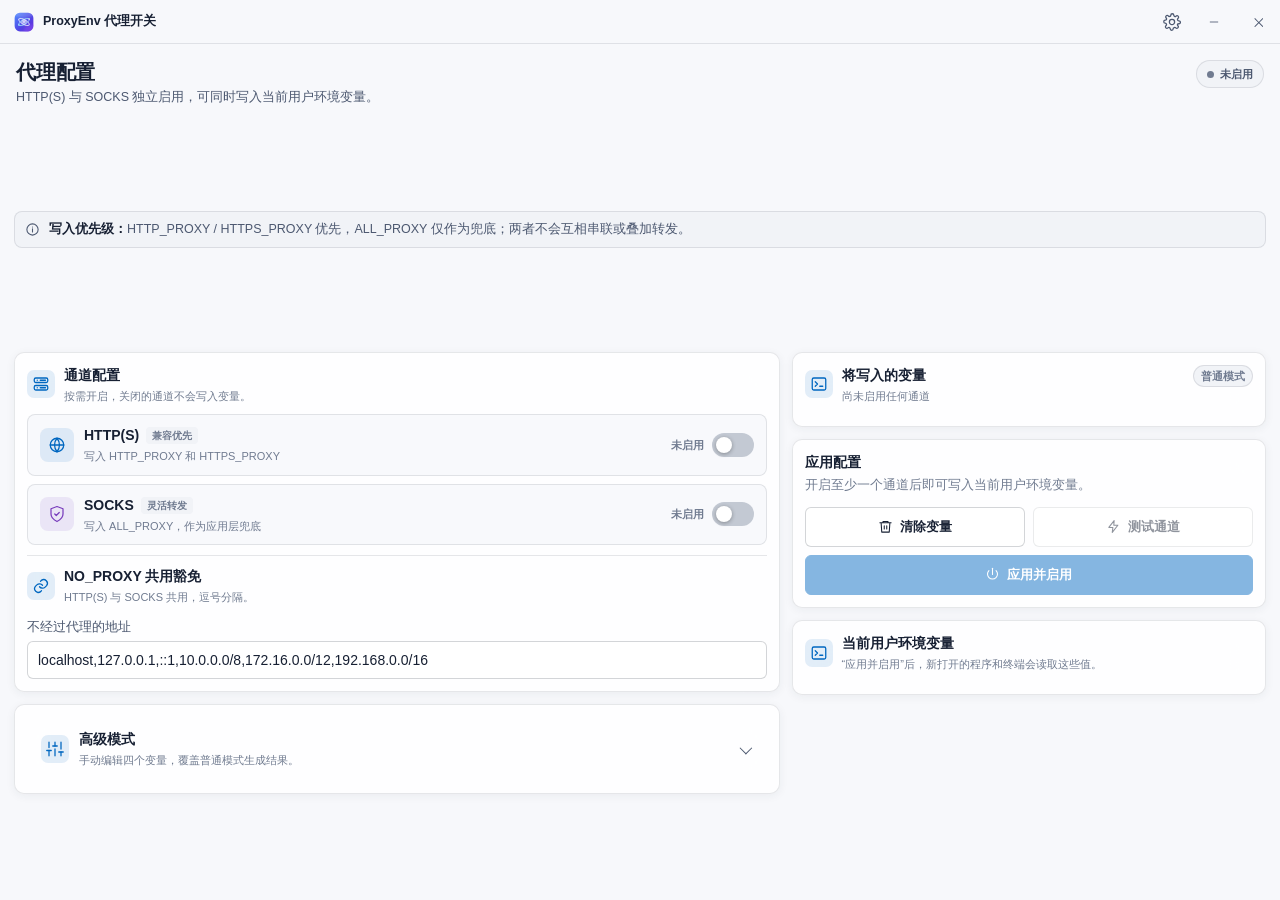
<file: ui/index.html>
<!DOCTYPE html>
<html lang="zh-CN" data-theme="light">
<head>
<meta charset="UTF-8">
<meta name="viewport" content="width=device-width, initial-scale=1.0">
<meta name="color-scheme" content="light dark">
<link rel="stylesheet" href="styles.css">
<title>ProxyEnv</title>
</head>
<body>
<svg class="icon-sprite" aria-hidden="true">
  <symbol id="i-network" viewBox="0 0 24 24">
    <circle cx="12" cy="12" r="9"></circle>
    <path d="M3 12h18M12 3a14 14 0 0 1 0 18M12 3a14 14 0 0 0 0 18"></path>
  </symbol>
  <symbol id="i-settings" viewBox="0 0 24 24">
    <path d="M12 15.5a3.5 3.5 0 1 0 0-7 3.5 3.5 0 0 0 0 7Z"></path>
    <path d="M19.4 15a1.7 1.7 0 0 0 .34 1.88l.06.06a2 2 0 0 1-2.83 2.83l-.06-.06A1.7 1.7 0 0 0 15 19.4a1.7 1.7 0 0 0-1 .6 1.7 1.7 0 0 0-.4 1.1V21a2 2 0 0 1-4 0v-.09A1.7 1.7 0 0 0 8.6 19.4a1.7 1.7 0 0 0-1.88.34l-.06.06a2 2 0 1 1-2.83-2.83l.06-.06A1.7 1.7 0 0 0 4.6 15a1.7 1.7 0 0 0-.6-1 1.7 1.7 0 0 0-1.1-.4H3a2 2 0 0 1 0-4h.09A1.7 1.7 0 0 0 4.6 8.6a1.7 1.7 0 0 0-.34-1.88l-.06-.06a2 2 0 1 1 2.83-2.83l.06.06A1.7 1.7 0 0 0 9 4.6a1.7 1.7 0 0 0 1-.6 1.7 1.7 0 0 0 .4-1.1V3a2 2 0 0 1 4 0v.09A1.7 1.7 0 0 0 15.4 4.6a1.7 1.7 0 0 0 1.88-.34l.06-.06a2 2 0 1 1 2.83 2.83l-.06.06A1.7 1.7 0 0 0 19.4 9c.13.38.34.72.6 1 .3.27.7.4 1.1.4h.09a2 2 0 0 1 0 4h-.09a1.7 1.7 0 0 0-1.7.6Z"></path>
  </symbol>
  <symbol id="i-sun" viewBox="0 0 24 24">
    <circle cx="12" cy="12" r="4"></circle>
    <path d="M12 2v2M12 20v2M4.93 4.93l1.42 1.42M17.66 17.66l1.41 1.41M2 12h2M20 12h2M4.93 19.07l1.42-1.42M17.66 6.34l1.41-1.41"></path>
  </symbol>
  <symbol id="i-moon" viewBox="0 0 24 24">
    <path d="M20.5 15.4A8.5 8.5 0 0 1 8.6 3.5 8.5 8.5 0 1 0 20.5 15.4Z"></path>
  </symbol>
  <symbol id="i-monitor" viewBox="0 0 24 24">
    <rect x="3" y="4" width="18" height="13" rx="2"></rect>
    <path d="M8 21h8M12 17v4"></path>
  </symbol>
  <symbol id="i-server" viewBox="0 0 24 24">
    <rect x="3" y="4" width="18" height="6" rx="2"></rect>
    <rect x="3" y="14" width="18" height="6" rx="2"></rect>
    <path d="M7 7h.01M7 17h.01M11 7h7M11 17h7"></path>
  </symbol>
  <symbol id="i-shield" viewBox="0 0 24 24">
    <path d="M12 22s8-4 8-10V5l-8-3-8 3v7c0 6 8 10 8 10Z"></path>
    <path d="m9 12 2 2 4-4"></path>
  </symbol>
  <symbol id="i-sliders" viewBox="0 0 24 24">
    <path d="M4 21v-7M4 10V3M12 21v-9M12 8V3M20 21v-5M20 12V3"></path>
    <path d="M1 14h6M9 8h6M17 16h6"></path>
  </symbol>
  <symbol id="i-eye" viewBox="0 0 24 24">
    <path d="M2 12s3.5-6 10-6 10 6 10 6-3.5 6-10 6S2 12 2 12Z"></path>
    <circle cx="12" cy="12" r="2.5"></circle>
  </symbol>
  <symbol id="i-eye-off" viewBox="0 0 24 24">
    <path d="m3 3 18 18M10.6 6.2A10.8 10.8 0 0 1 12 6c6.5 0 10 6 10 6a17 17 0 0 1-2.1 2.8M6.3 6.8C3.7 8.4 2 12 2 12s3.5 6 10 6c1.5 0 2.8-.3 4-.8"></path>
    <path d="M9.8 9.8a3 3 0 0 0 4.4 4.4"></path>
  </symbol>
  <symbol id="i-info" viewBox="0 0 24 24">
    <circle cx="12" cy="12" r="9"></circle>
    <path d="M12 11v5M12 8h.01"></path>
  </symbol>
  <symbol id="i-alert" viewBox="0 0 24 24">
    <path d="M10.3 3.7 1.9 18a2 2 0 0 0 1.7 3h16.8a2 2 0 0 0 1.7-3L13.7 3.7a2 2 0 0 0-3.4 0Z"></path>
    <path d="M12 9v4M12 17h.01"></path>
  </symbol>
  <symbol id="i-check" viewBox="0 0 24 24">
    <path d="m5 12 4.5 4.5L19 7"></path>
  </symbol>
  <symbol id="i-close" viewBox="0 0 24 24">
    <path d="m6 6 12 12M18 6 6 18"></path>
  </symbol>
  <symbol id="i-terminal" viewBox="0 0 24 24">
    <rect x="3" y="4" width="18" height="16" rx="2"></rect>
    <path d="m7 9 3 3-3 3M13 15h4"></path>
  </symbol>
  <symbol id="i-refresh" viewBox="0 0 24 24">
    <path d="M20 6v5h-5M4 18v-5h5"></path>
    <path d="M6.1 9A7 7 0 0 1 18.7 6.3L20 11M4 13l1.3 4.7A7 7 0 0 0 17.9 15"></path>
  </symbol>
  <symbol id="i-bolt" viewBox="0 0 24 24">
    <path d="M13 2.5 4.5 13.5H11l-1 8L19 10h-6.5z"></path>
  </symbol>
  <symbol id="i-trash" viewBox="0 0 24 24">
    <path d="M3 6h18M8 6V4h8v2M19 6l-1 15H6L5 6M10 11v5M14 11v5"></path>
  </symbol>
  <symbol id="i-power" viewBox="0 0 24 24">
    <path d="M12 2v10"></path>
    <path d="M6.3 5.7a8 8 0 1 0 11.4 0"></path>
  </symbol>
  <symbol id="i-link" viewBox="0 0 24 24">
    <path d="M10 13a5 5 0 0 0 7.5.5l2-2a5 5 0 0 0-7-7l-1.1 1.1"></path>
    <path d="M14 11a5 5 0 0 0-7.5-.5l-2 2a5 5 0 0 0 7 7l1.1-1.1"></path>
  </symbol>
</svg>
<div class="app-window">
  <header class="titlebar">
    <div class="titlebar-brand" id="dragRegion">
      <img class="app-logo" src="assets/proxyenv-logo.svg" width="20" height="20" alt="">
      <h1>ProxyEnv 代理开关</h1>
    </div>
    <div class="titlebar-actions">
      <button class="icon-button" id="settingsButton" type="button" title="设置" aria-label="打开设置">
        <svg class="icon"><use href="#i-settings"></use></svg>
      </button>
      <button class="tb-btn" id="btnMin" type="button" title="最小化" aria-label="最小化">
        <svg viewBox="0 0 12 12" width="10" height="10"><path fill="currentColor" d="M1 5.5h10V6.5H1z"/></svg>
      </button>
      <button class="tb-btn tb-close" id="btnClose" type="button" title="关闭到托盘" aria-label="关闭">
        <svg viewBox="0 0 12 12" width="10" height="10"><path fill="currentColor" d="M2.4 1.3l4.6 4.6 4.6-4.6.8.8L7.8 6.7l4.6 4.6-.8.8-4.6-4.6-4.6 4.6-.8-.8L6.2 6.7 1.6 2.1l.8-.8z"/></svg>
      </button>
    </div>
  </header>

  <main class="workspace" id="mainContent">
    <div class="page-heading">
      <div>
        <h2>代理配置</h2>
        <p>HTTP(S) 与 SOCKS 独立启用，可同时写入当前用户环境变量。</p>
      </div>
      <span class="status-badge" id="statusBadge">未启用</span>
    </div>

    <div class="callout">
      <svg class="icon icon-sm" aria-hidden="true"><use href="#i-info"></use></svg>
      <div><strong>写入优先级：</strong>HTTP_PROXY / HTTPS_PROXY 优先，ALL_PROXY 仅作为兜底；两者不会互相串联或叠加转发。</div>
    </div>

    <div class="dirty-banner" id="dirtyBanner" role="status" aria-live="polite" hidden>
      <svg class="icon icon-sm" aria-hidden="true"><use href="#i-alert"></use></svg>
      <span class="dirty-text">配置已更改，尚未写入环境变量。</span>
      <button class="button" id="bannerApplyButton" type="button">应用更改</button>
    </div>

    <div class="workspace-column config-column">
    <section class="card" aria-labelledby="proxyHeading">
      <div class="card-heading">
        <div class="section-title">
          <span class="section-title-icon" aria-hidden="true">
            <svg class="icon"><use href="#i-server"></use></svg>
          </span>
          <div>
            <h3 id="proxyHeading">通道配置</h3>
            <p>按需开启，关闭的通道不会写入变量。</p>
          </div>
        </div>
      </div>

      <div class="channel-list">
        <section class="channel" id="httpChannel" aria-labelledby="httpTitle">
          <div class="channel-head">
            <div class="channel-title">
              <span class="channel-icon" aria-hidden="true">
                <svg class="icon"><use href="#i-network"></use></svg>
              </span>
              <div class="channel-title-copy">
                <h3 id="httpTitle">HTTP(S) <span class="channel-kicker">兼容优先</span></h3>
                <p>写入 HTTP_PROXY 和 HTTPS_PROXY</p>
              </div>
            </div>
            <div class="switch-wrap">
              <span class="switch-label" id="httpSwitchLabel">未启用</span>
              <button class="switch" id="httpToggle" type="button" role="switch" aria-checked="false" aria-labelledby="httpTitle httpSwitchLabel"></button>
            </div>
          </div>

          <div class="channel-body" id="httpBody" hidden>
            <div class="field-grid">
              <div class="field">
                <label for="httpHost">服务器地址</label>
                <input id="httpHost" type="text" value="127.0.0.1" autocomplete="off" spellcheck="false" placeholder="例如 127.0.0.1" aria-describedby="httpHostError">
                <div class="field-error" id="httpHostError"></div>
              </div>
              <div class="field">
                <label for="httpPort">端口</label>
                <input id="httpPort" type="number" min="1" max="65535" value="7890" inputmode="numeric" aria-describedby="httpPortError">
                <div class="field-error" id="httpPortError"></div>
              </div>
            </div>

            <details class="auth-disclosure">
              <summary>认证（可选）</summary>
              <div class="field-grid auth-grid">
                <div class="field">
                  <label for="httpUser">用户名</label>
                  <input id="httpUser" type="text" autocomplete="username" spellcheck="false" placeholder="用户名" aria-describedby="httpAuthError">
                </div>
                <div class="field">
                  <label for="httpPassword">密码</label>
                  <div class="input-shell input-with-action">
                    <input id="httpPassword" type="password" autocomplete="current-password" placeholder="密码" aria-describedby="httpAuthError">
                    <button class="input-action password-toggle" type="button" data-password-input="httpPassword" aria-label="显示 HTTP 密码">
                      <svg class="icon icon-sm"><use href="#i-eye"></use></svg>
                    </button>
                  </div>
                </div>
                <div class="field-error" id="httpAuthError" style="grid-column:1/-1"></div>
              </div>
            </details>

            <div class="channel-note">
              <svg class="icon icon-sm" aria-hidden="true"><use href="#i-info"></use></svg>
              <span>HTTP(S) 始终使用 <code>http://</code> 协议前缀，用户名和密码会按 URL 编码写入。</span>
            </div>
          </div>
        </section>

        <section class="channel socks" id="socksChannel" aria-labelledby="socksTitle">
          <div class="channel-head">
            <div class="channel-title">
              <span class="channel-icon" aria-hidden="true">
                <svg class="icon"><use href="#i-shield"></use></svg>
              </span>
              <div class="channel-title-copy">
                <h3 id="socksTitle">SOCKS <span class="channel-kicker">灵活转发</span></h3>
                <p>写入 ALL_PROXY，作为应用层兜底</p>
              </div>
            </div>
            <div class="switch-wrap">
              <span class="switch-label" id="socksSwitchLabel">未启用</span>
              <button class="switch" id="socksToggle" type="button" role="switch" aria-checked="false" aria-labelledby="socksTitle socksSwitchLabel"></button>
            </div>
          </div>

          <div class="channel-body" id="socksBody" hidden>
            <div>
              <div class="subhead">
                <span id="socksVariantLabel">SOCKS 解析方式</span>
              </div>
              <div class="variant-control" id="socksVariant" role="radiogroup" aria-labelledby="socksVariantLabel" style="margin-top:7px">
                <button class="variant-button" type="button" role="radio" aria-checked="false" data-scheme="socks5">SOCKS5</button>
                <button class="variant-button" type="button" role="radio" aria-checked="true" data-scheme="socks5h">SOCKS5h</button>
              </div>
              <p class="microcopy" id="socksHint" style="margin-top:6px"></p>
            </div>

            <label class="reuse-row" for="socksReuse">
              <input id="socksReuse" type="checkbox" checked>
              <span class="reuse-copy">
                <strong>复用 HTTP(S) 地址</strong>
                <span id="socksReuseHint">HTTP(S) 未启用，SOCKS 将使用下方独立地址。</span>
              </span>
            </label>

            <div class="field-grid">
              <div class="field">
                <label for="socksHost">SOCKS 服务器地址</label>
                <input id="socksHost" type="text" value="127.0.0.1" autocomplete="off" spellcheck="false" placeholder="例如 127.0.0.1" aria-describedby="socksHostError">
                <div class="field-error" id="socksHostError"></div>
              </div>
              <div class="field">
                <label for="socksPort">端口</label>
                <input id="socksPort" type="number" min="1" max="65535" value="7891" inputmode="numeric" aria-describedby="socksPortError">
                <div class="field-error" id="socksPortError"></div>
              </div>
            </div>

            <details class="auth-disclosure">
              <summary>认证（可选）</summary>
              <div class="field-grid auth-grid">
                <div class="field">
                  <label for="socksUser">用户名</label>
                  <input id="socksUser" type="text" autocomplete="username" spellcheck="false" placeholder="用户名" aria-describedby="socksAuthError">
                </div>
                <div class="field">
                  <label for="socksPassword">密码</label>
                  <div class="input-shell input-with-action">
                    <input id="socksPassword" type="password" autocomplete="current-password" placeholder="密码" aria-describedby="socksAuthError">
                    <button class="input-action password-toggle" type="button" data-password-input="socksPassword" aria-label="显示 SOCKS 密码">
                      <svg class="icon icon-sm"><use href="#i-eye"></use></svg>
                    </button>
                  </div>
                </div>
                <div class="field-error" id="socksAuthError" style="grid-column:1/-1"></div>
              </div>
            </details>

            <div class="channel-note">
              <svg class="icon icon-sm" aria-hidden="true"><use href="#i-info"></use></svg>
              <span>ALL_PROXY 是兜底变量。已识别 HTTP_PROXY / HTTPS_PROXY 的程序不会改走 SOCKS。</span>
            </div>
          </div>
        </section>
      </div>

      <div class="shared-block">
        <div class="section-title">
          <span class="section-title-icon" aria-hidden="true">
            <svg class="icon"><use href="#i-link"></use></svg>
          </span>
          <div>
            <h3>NO_PROXY 共用豁免</h3>
            <p>HTTP(S) 与 SOCKS 共用，逗号分隔。</p>
          </div>
        </div>
        <div class="field">
          <label for="noProxy">不经过代理的地址</label>
          <input id="noProxy" type="text" value="localhost,127.0.0.1,::1,10.0.0.0/8,172.16.0.0/12,192.168.0.0/16" autocomplete="off" spellcheck="false" placeholder="localhost,127.0.0.1,::1,10.0.0.0/8,172.16.0.0/12,192.168.0.0/16">
          <div class="field-error"></div>
        </div>
      </div>
    </section>

    <details class="card advanced-card" id="advancedCard">
      <summary>
        <span class="section-title-icon" aria-hidden="true">
          <svg class="icon"><use href="#i-sliders"></use></svg>
        </span>
        <span class="advanced-title">
          <strong>高级模式</strong>
          <span>手动编辑四个变量，覆盖普通模式生成结果。</span>
        </span>
      </summary>
      <div class="advanced-body">
        <div class="advanced-toggle">
          <div>
            <strong style="font-size:var(--fs-sm)">启用手动变量覆盖</strong>
            <p>开启后，下方非空变量会完全替代普通模式预览。</p>
          </div>
          <div class="switch-wrap">
            <span class="switch-label" id="advancedSwitchLabel">关闭</span>
            <button class="switch" id="advancedToggle" type="button" role="switch" aria-checked="false" aria-labelledby="advancedSwitchLabel"> </button>
          </div>
        </div>

        <div class="advanced-fields">
          <div class="field">
            <label for="advHttp">HTTP_PROXY</label>
            <input id="advHttp" type="text" placeholder="http://127.0.0.1:7890" autocomplete="off" spellcheck="false" disabled aria-describedby="advHttpError">
            <div class="field-error" id="advHttpError"></div>
          </div>
          <div class="field">
            <label for="advHttps">HTTPS_PROXY</label>
            <input id="advHttps" type="text" placeholder="http://127.0.0.1:7890" autocomplete="off" spellcheck="false" disabled aria-describedby="advHttpsError">
            <div class="field-error" id="advHttpsError"></div>
          </div>
          <div class="field">
            <label for="advAll">ALL_PROXY</label>
            <input id="advAll" type="text" placeholder="socks5h://127.0.0.1:7891" autocomplete="off" spellcheck="false" disabled aria-describedby="advAllError">
            <div class="field-error" id="advAllError"></div>
          </div>
          <div class="field">
            <label for="advNoProxy">NO_PROXY</label>
            <input id="advNoProxy" type="text" placeholder="localhost,127.0.0.1,::1,10.0.0.0/8,172.16.0.0/12,192.168.0.0/16" autocomplete="off" spellcheck="false" disabled>
            <div class="field-error"></div>
          </div>
        </div>
      </div>
    </details>
    </div>

    <div class="workspace-column summary-column">
    <section class="card" aria-labelledby="previewHeading">
      <div class="card-heading">
        <div class="section-title">
          <span class="section-title-icon" aria-hidden="true">
            <svg class="icon"><use href="#i-terminal"></use></svg>
          </span>
          <div>
            <h3 id="previewHeading">将写入的变量</h3>
            <p id="previewSummaryText">尚未启用任何通道</p>
          </div>
        </div>
        <span class="preview-mode" id="previewMode">普通模式</span>
      </div>
      <div class="preview-list" id="previewList"></div>
    </section>

    <section class="card action-card" aria-labelledby="actionsHeading">
      <div class="action-copy">
        <div>
          <h3 id="actionsHeading">应用配置</h3>
          <p id="actionSummary">开启至少一个通道后即可写入当前用户环境变量。</p>
        </div>
        <div class="action-row">
          <button class="button" id="clearButton" type="button">
            <svg class="icon icon-sm" aria-hidden="true"><use href="#i-trash"></use></svg>
            <span>清除变量</span>
          </button>
          <button class="button" id="testButton" type="button" disabled>
            <svg class="icon icon-sm" aria-hidden="true"><use href="#i-bolt"></use></svg>
            <span class="button-label">测试通道</span>
          </button>
          <button class="button primary" id="masterButton" type="button" disabled>
            <svg class="icon icon-sm" aria-hidden="true"><use href="#i-power"></use></svg>
            <span class="button-label">应用并启用</span>
          </button>
        </div>
      </div>

      <div class="test-panel" id="testPanel" aria-live="polite" hidden>
        <div class="result-row" id="httpResult">
          <div class="result-title">
            <span class="env-dot"></span>
            <span>HTTP(S)</span>
          </div>
          <div class="result-detail">等待测试</div>
          <div class="result-state">未启用</div>
        </div>
        <div class="result-row" id="socksResult">
          <div class="result-title">
            <span class="env-dot"></span>
            <span>SOCKS</span>
          </div>
          <div class="result-detail">等待测试</div>
          <div class="result-state">未启用</div>
        </div>
      </div>
    </section>

    <section class="card" aria-labelledby="environmentHeading">
      <div class="card-heading">
        <div class="section-title">
          <span class="section-title-icon" aria-hidden="true">
            <svg class="icon"><use href="#i-terminal"></use></svg>
          </span>
          <div>
            <h3 id="environmentHeading">当前用户环境变量</h3>
            <p>“应用并启用”后，新打开的程序和终端会读取这些值。</p>
          </div>
        </div>
      </div>
      <div class="env-list" id="envList"></div>
    </section>
    </div>
  </main>
</div>
<div class="modal-overlay" id="settingsModal" hidden>
  <section class="modal" role="dialog" aria-modal="true" aria-labelledby="settingsTitle" tabindex="-1">
    <div class="modal-head">
      <div class="modal-title" id="settingsTitle">
        <svg class="icon" aria-hidden="true"><use href="#i-settings"></use></svg>
        <span>设置</span>
      </div>
      <button class="icon-button" id="settingsClose" type="button" aria-label="关闭设置">
        <svg class="icon"><use href="#i-close"></use></svg>
      </button>
    </div>
    <div class="modal-body">
      <div class="setting-group">
        <h3>启动</h3>
        <div class="settings-list">
          <div class="setting-row">
            <div class="setting-copy">
              <strong>开机自启</strong>
              <span>登录 Windows 后自动运行 ProxyEnv</span>
            </div>
            <div class="switch-wrap">
              <span class="switch-label" id="autostartLabel">关闭</span>
              <button class="switch" id="autostartToggle" type="button" role="switch" aria-checked="false" aria-labelledby="autostartLabel"></button>
            </div>
          </div>
          <div class="setting-row setting-row-dependent" id="silentStartupRow" hidden>
            <div class="setting-copy">
              <strong>静默启动</strong>
              <span>启动后隐藏主窗口，仅驻留系统托盘</span>
            </div>
            <div class="switch-wrap">
              <span class="switch-label" id="silentStartupLabel">关闭</span>
              <button class="switch" id="silentStartupToggle" type="button" role="switch" aria-checked="false" aria-labelledby="silentStartupLabel"></button>
            </div>
          </div>
        </div>
      </div>
      <div class="setting-group">
        <h3>外观</h3>
        <div class="settings-list">
          <div class="setting-row">
            <div class="setting-copy">
              <strong>字体大小</strong>
              <span>基准字号 11–18 px；界面字体固定为微软雅黑</span>
            </div>
            <div class="setting-control">
              <input id="fontSize" type="range" min="11" max="18" step="1" value="14" aria-label="字体大小">
              <span class="size-val" id="sizeVal">14 px</span>
            </div>
          </div>
        </div>
      </div>
      <p class="modal-note">主题跟随系统设置。关闭窗口后程序会最小化到托盘继续运行。</p>
    </div>
  </section>
</div>

<div class="toast" id="toast" role="status" aria-live="polite"></div>
<script src="app.js"></script>
</body>
</html>
</file>
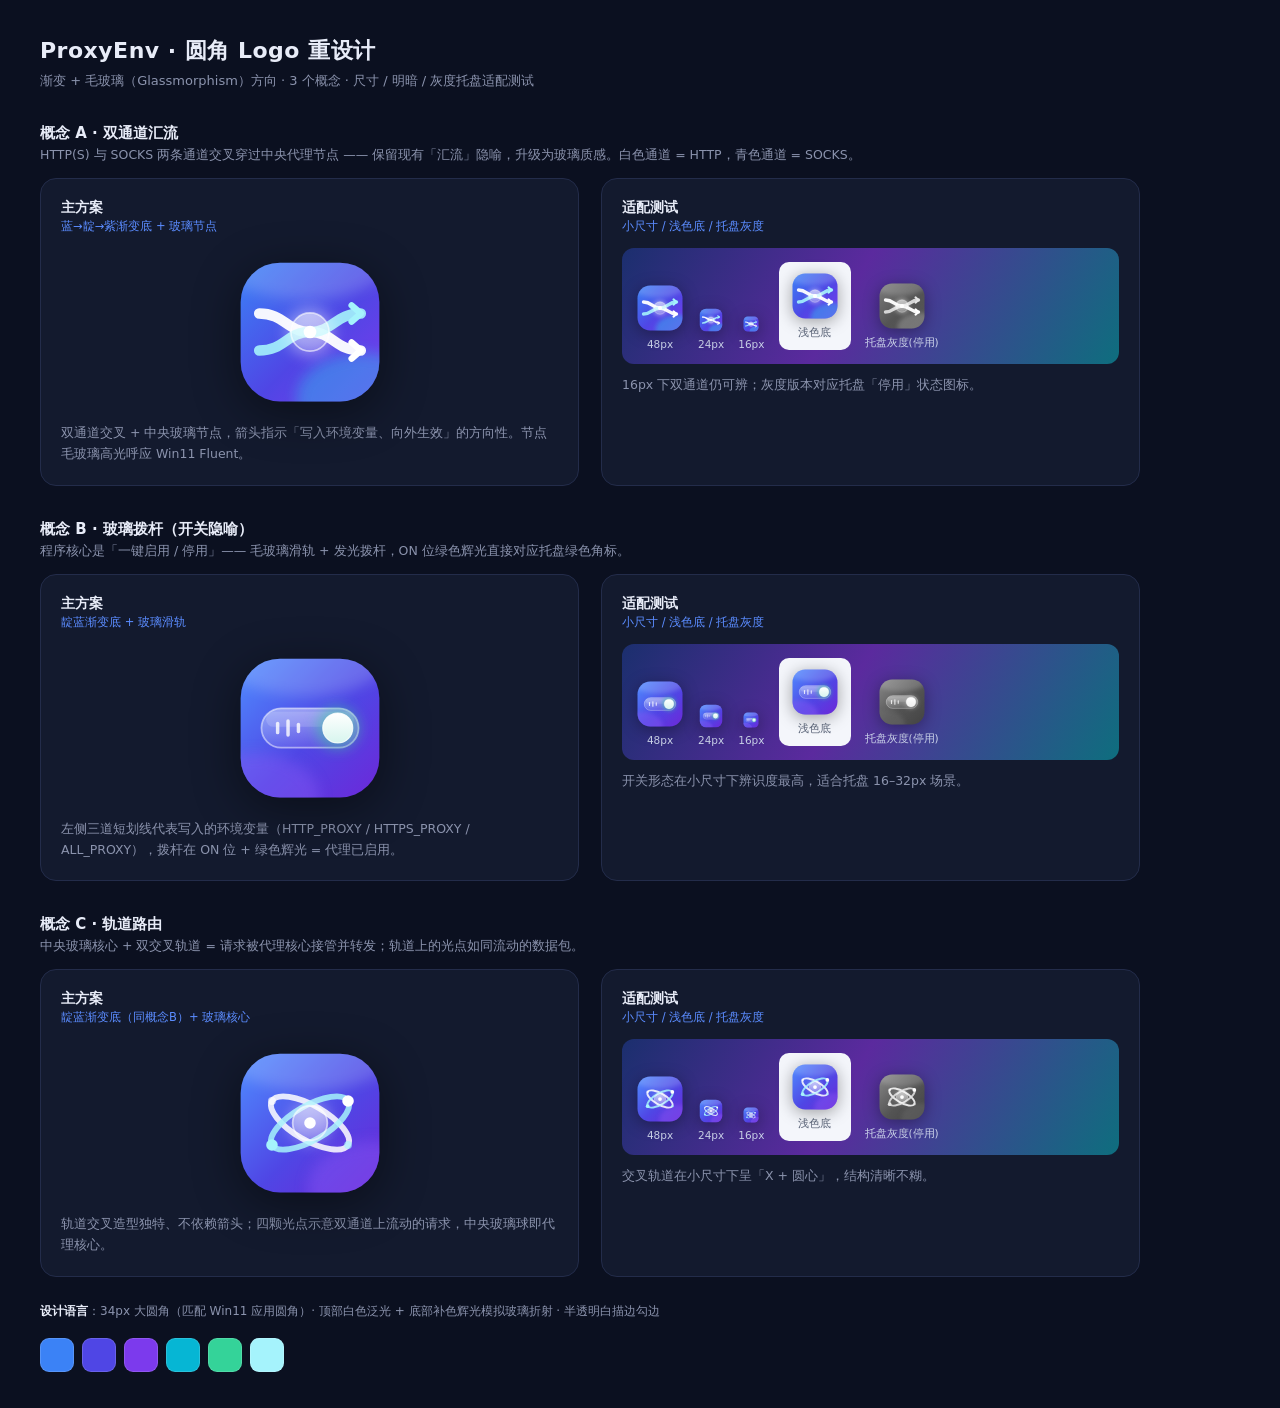
<file: demo/logo-glass-demo.html>
<!DOCTYPE html>
<html lang="zh-CN">
<head>
<meta charset="UTF-8">
<title>ProxyEnv 圆角 Logo 重设计 · 渐变 + 毛玻璃 Demo</title>
<style>
  :root{
    --bg:#0b1020; --card:#131a2e; --line:#232c4a;
    --fg:#e8ecf8; --muted:#8b93ad; --accent:#5b8cff;
  }
  *{box-sizing:border-box;margin:0;padding:0}
  body{background:var(--bg);color:var(--fg);font-family:"Segoe UI","Microsoft YaHei",system-ui,sans-serif;padding:36px 40px;max-width:1180px}
  h1{font-size:22px;font-weight:700;letter-spacing:.5px}
  .sub{color:var(--muted);font-size:13px;margin:6px 0 28px}
  h2{font-size:15px;font-weight:600;margin:34px 0 4px;color:var(--fg)}
  .note{color:var(--muted);font-size:12.5px;margin-bottom:14px}
  .grid{display:flex;gap:22px;flex-wrap:wrap}
  .card{background:var(--card);border:1px solid var(--line);border-radius:16px;padding:20px;flex:1 1 300px;min-width:300px}
  .card h3{font-size:14px;font-weight:600;margin-bottom:2px}
  .card .tag{font-size:11.5px;color:var(--accent);margin-bottom:10px;display:block}
  .card p{font-size:12.5px;color:var(--muted);line-height:1.7;margin-top:10px}
  .stage{display:flex;justify-content:center;padding:14px 0 6px}
  svg.tile{width:148px;height:148px;display:block;filter:drop-shadow(0 10px 24px rgba(0,0,0,.45))}
  .strip{display:flex;gap:14px;align-items:flex-end;margin-top:14px;padding:14px;border-radius:12px;
    background:linear-gradient(120deg,#1b2f6e,#5b2a9e 45%,#0e6e7e);}
  .strip .cell{display:flex;flex-direction:column;align-items:center;gap:6px}
  .strip .cell.light{background:#f4f6fb;border-radius:10px;padding:10px 12px}
  .strip .cell span{font-size:10.5px;color:#cbd3ea}
  .strip .cell.light span{color:#5a6478}
  .strip svg{display:block;filter:drop-shadow(0 3px 8px rgba(0,0,0,.35))}
  .strip svg.mono{filter:grayscale(1) drop-shadow(0 3px 8px rgba(0,0,0,.35))}
  .legend{display:flex;gap:18px;margin-top:26px;flex-wrap:wrap}
  .legend div{font-size:12px;color:var(--muted)}
  .legend b{color:var(--fg);font-weight:600}
  .swatches{display:flex;gap:8px;margin-top:18px}
  .sw{width:34px;height:34px;border-radius:9px;border:1px solid rgba(255,255,255,.15)}
</style>
</head>
<body>

<h1>ProxyEnv · 圆角 Logo 重设计</h1>
<div class="sub">渐变 + 毛玻璃（Glassmorphism）方向 · 3 个概念 · 尺寸 / 明暗 / 灰度托盘适配测试</div>

<!-- ===================== 概念 A ===================== -->
<h2>概念 A · 双通道汇流</h2>
<div class="note">HTTP(S) 与 SOCKS 两条通道交叉穿过中央代理节点 —— 保留现有「汇流」隐喻，升级为玻璃质感。白色通道 = HTTP，青色通道 = SOCKS。</div>
<div class="grid">
  <div class="card">
    <h3>主方案</h3><span class="tag">蓝→靛→紫渐变底 + 玻璃节点</span>
    <div class="stage">
      <svg class="tile" viewBox="0 0 128 128" role="img" aria-label="ProxyEnv 概念A">
        <defs>
          <linearGradient id="a-bg" x1="0" y1="0" x2="1" y2="1">
            <stop offset="0" stop-color="#3B82F6"/><stop offset=".55" stop-color="#4F46E5"/><stop offset="1" stop-color="#7C3AED"/>
          </linearGradient>
          <linearGradient id="a-glass" x1="0" y1="0" x2="0" y2="1">
            <stop offset="0" stop-color="#fff" stop-opacity=".5"/><stop offset="1" stop-color="#fff" stop-opacity=".08"/>
          </linearGradient>
          <filter id="a-blur" x="-60%" y="-60%" width="220%" height="220%"><feGaussianBlur stdDeviation="6"/></filter>
          <clipPath id="a-clip"><rect x="4" y="4" width="120" height="120" rx="34"/></clipPath>
        </defs>
        <rect x="4" y="4" width="120" height="120" rx="34" fill="url(#a-bg)"/>
        <g clip-path="url(#a-clip)">
          <ellipse cx="60" cy="-8" rx="82" ry="44" fill="#fff" opacity=".16" filter="url(#a-blur)"/>
          <ellipse cx="110" cy="122" rx="58" ry="40" fill="#22D3EE" opacity=".38" filter="url(#a-blur)"/>
        </g>
        <g fill="none" stroke-linecap="round" stroke-linejoin="round">
          <path d="M20 48 C42 48 44 64 64 64 S86 80 108 80" stroke="#fff" stroke-width="9" opacity=".95"/>
          <path d="M100 73 L108 80 L100 87" stroke="#fff" stroke-width="5.5"/>
          <path d="M20 80 C42 80 44 64 64 64 S86 48 108 48" stroke="#A5F3FC" stroke-width="9" opacity=".9"/>
          <path d="M100 41 L108 48 L100 55" stroke="#A5F3FC" stroke-width="5.5"/>
        </g>
        <circle cx="64" cy="64" r="21" fill="#fff" opacity=".35" filter="url(#a-blur)"/>
        <circle cx="64" cy="64" r="16.5" fill="url(#a-glass)" stroke="#fff" stroke-opacity=".6" stroke-width="1.5"/>
        <circle cx="64" cy="64" r="5.5" fill="#fff"/>
      </svg>
    </div>
    <p>双通道交叉 + 中央玻璃节点，箭头指示「写入环境变量、向外生效」的方向性。节点毛玻璃高光呼应 Win11 Fluent。</p>
  </div>

  <div class="card">
    <h3>适配测试</h3><span class="tag">小尺寸 / 浅色底 / 托盘灰度</span>
    <div class="strip">
      <div class="cell"><svg width="48" height="48" viewBox="0 0 128 128"><use href="#a-full"/></svg><span>48px</span></div>
      <div class="cell"><svg width="24" height="24" viewBox="0 0 128 128"><use href="#a-full"/></svg><span>24px</span></div>
      <div class="cell"><svg width="16" height="16" viewBox="0 0 128 128"><use href="#a-full"/></svg><span>16px</span></div>
      <div class="cell light"><svg width="48" height="48" viewBox="0 0 128 128"><use href="#a-full"/></svg><span>浅色底</span></div>
      <div class="cell"><svg class="mono" width="48" height="48" viewBox="0 0 128 128"><use href="#a-full"/></svg><span>托盘灰度(停用)</span></div>
    </div>
    <p>16px 下双通道仍可辨；灰度版本对应托盘「停用」状态图标。</p>
  </div>
</div>

<!-- ===================== 概念 B ===================== -->
<h2>概念 B · 玻璃拨杆（开关隐喻）</h2>
<div class="note">程序核心是「一键启用 / 停用」—— 毛玻璃滑轨 + 发光拨杆，ON 位绿色辉光直接对应托盘绿色角标。</div>
<div class="grid">
  <div class="card">
    <h3>主方案</h3><span class="tag">靛蓝渐变底 + 玻璃滑轨</span>
    <div class="stage">
      <svg class="tile" viewBox="0 0 128 128" role="img" aria-label="ProxyEnv 概念B">
        <defs>
          <linearGradient id="b-bg" x1="0" y1="0" x2="1" y2="1">
            <stop offset="0" stop-color="#4F8DFF"/><stop offset=".55" stop-color="#4F46E5"/><stop offset="1" stop-color="#6D28D9"/>
          </linearGradient>
          <linearGradient id="b-glass" x1="0" y1="0" x2="0" y2="1">
            <stop offset="0" stop-color="#fff" stop-opacity=".42"/><stop offset="1" stop-color="#fff" stop-opacity=".1"/>
          </linearGradient>
          <linearGradient id="b-knob" x1="0" y1="0" x2="0" y2="1">
            <stop offset="0" stop-color="#ffffff"/><stop offset="1" stop-color="#D7F5EE"/>
          </linearGradient>
          <filter id="b-blur" x="-60%" y="-60%" width="220%" height="220%"><feGaussianBlur stdDeviation="6"/></filter>
          <clipPath id="b-clip"><rect x="4" y="4" width="120" height="120" rx="34"/></clipPath>
        </defs>
        <rect x="4" y="4" width="120" height="120" rx="34" fill="url(#b-bg)"/>
        <g clip-path="url(#b-clip)">
          <ellipse cx="60" cy="-8" rx="82" ry="44" fill="#fff" opacity=".16" filter="url(#b-blur)"/>
          <ellipse cx="16" cy="124" rx="56" ry="38" fill="#8B5CF6" opacity=".4" filter="url(#b-blur)"/>
        </g>
        <rect x="22" y="47" width="84" height="34" rx="17" fill="url(#b-glass)" stroke="#fff" stroke-opacity=".5" stroke-width="1.5"/>
        <rect x="26" y="50" width="76" height="13" rx="6.5" fill="#fff" opacity=".14"/>
        <circle cx="88" cy="64" r="18" fill="#34D399" opacity=".55" filter="url(#b-blur)"/>
        <circle cx="88" cy="64" r="13" fill="url(#b-knob)" stroke="#fff" stroke-opacity=".8" stroke-width="1"/>
        <g stroke="#fff" stroke-opacity=".8" stroke-width="3" stroke-linecap="round">
          <path d="M36 60 v8"/><path d="M45 58 v12"/><path d="M54 61 v6"/>
        </g>
      </svg>
    </div>
    <p>左侧三道短划线代表写入的环境变量（HTTP_PROXY / HTTPS_PROXY / ALL_PROXY），拨杆在 ON 位 + 绿色辉光 = 代理已启用。</p>
  </div>

  <div class="card">
    <h3>适配测试</h3><span class="tag">小尺寸 / 浅色底 / 托盘灰度</span>
    <div class="strip">
      <div class="cell"><svg width="48" height="48" viewBox="0 0 128 128"><use href="#b-full"/></svg><span>48px</span></div>
      <div class="cell"><svg width="24" height="24" viewBox="0 0 128 128"><use href="#b-full"/></svg><span>24px</span></div>
      <div class="cell"><svg width="16" height="16" viewBox="0 0 128 128"><use href="#b-full"/></svg><span>16px</span></div>
      <div class="cell light"><svg width="48" height="48" viewBox="0 0 128 128"><use href="#b-full"/></svg><span>浅色底</span></div>
      <div class="cell"><svg class="mono" width="48" height="48" viewBox="0 0 128 128"><use href="#b-full"/></svg><span>托盘灰度(停用)</span></div>
    </div>
    <p>开关形态在小尺寸下辨识度最高，适合托盘 16–32px 场景。</p>
  </div>
</div>

<!-- ===================== 概念 C ===================== -->
<h2>概念 C · 轨道路由</h2>
<div class="note">中央玻璃核心 + 双交叉轨道 = 请求被代理核心接管并转发；轨道上的光点如同流动的数据包。</div>
<div class="grid">
  <div class="card">
    <h3>主方案</h3><span class="tag">靛蓝渐变底（同概念B）+ 玻璃核心</span>
    <div class="stage">
      <svg class="tile" viewBox="0 0 128 128" role="img" aria-label="ProxyEnv 概念C">
        <defs>
          <linearGradient id="c-bg" x1="0" y1="0" x2="1" y2="1">
            <stop offset="0" stop-color="#4F8DFF"/><stop offset=".55" stop-color="#4F46E5"/><stop offset="1" stop-color="#6D28D9"/>
          </linearGradient>
          <linearGradient id="c-glass" x1="0" y1="0" x2="0" y2="1">
            <stop offset="0" stop-color="#fff" stop-opacity=".55"/><stop offset="1" stop-color="#fff" stop-opacity=".1"/>
          </linearGradient>
          <filter id="c-blur" x="-60%" y="-60%" width="220%" height="220%"><feGaussianBlur stdDeviation="6"/></filter>
          <clipPath id="c-clip"><rect x="4" y="4" width="120" height="120" rx="34"/></clipPath>
        </defs>
        <rect x="4" y="4" width="120" height="120" rx="34" fill="url(#c-bg)"/>
        <g clip-path="url(#c-clip)">
          <ellipse cx="64" cy="-6" rx="82" ry="42" fill="#fff" opacity=".16" filter="url(#c-blur)"/>
          <ellipse cx="118" cy="120" rx="56" ry="40" fill="#8B5CF6" opacity=".4" filter="url(#c-blur)"/>
        </g>
        <g fill="none" stroke-width="5">
          <ellipse cx="64" cy="64" rx="38" ry="15" transform="rotate(30 64 64)" stroke="#fff" opacity=".85"/>
          <ellipse cx="64" cy="64" rx="38" ry="15" transform="rotate(-30 64 64)" stroke="#A5F3FC" opacity=".85"/>
        </g>
        <circle cx="96.9" cy="45" r="5" fill="#fff"/>
        <circle cx="31.1" cy="83" r="5" fill="#A5F3FC"/>
        <circle cx="31.1" cy="45" r="3.4" fill="#fff" opacity=".65"/>
        <circle cx="96.9" cy="83" r="3.4" fill="#A5F3FC" opacity=".65"/>
        <circle cx="64" cy="64" r="19" fill="#fff" opacity=".3" filter="url(#c-blur)"/>
        <circle cx="64" cy="64" r="15" fill="url(#c-glass)" stroke="#fff" stroke-opacity=".6" stroke-width="1.5"/>
        <circle cx="64" cy="64" r="5" fill="#fff"/>
      </svg>
    </div>
    <p>轨道交叉造型独特、不依赖箭头；四颗光点示意双通道上流动的请求，中央玻璃球即代理核心。</p>
  </div>

  <div class="card">
    <h3>适配测试</h3><span class="tag">小尺寸 / 浅色底 / 托盘灰度</span>
    <div class="strip">
      <div class="cell"><svg width="48" height="48" viewBox="0 0 128 128"><use href="#c-full"/></svg><span>48px</span></div>
      <div class="cell"><svg width="24" height="24" viewBox="0 0 128 128"><use href="#c-full"/></svg><span>24px</span></div>
      <div class="cell"><svg width="16" height="16" viewBox="0 0 128 128"><use href="#c-full"/></svg><span>16px</span></div>
      <div class="cell light"><svg width="48" height="48" viewBox="0 0 128 128"><use href="#c-full"/></svg><span>浅色底</span></div>
      <div class="cell"><svg class="mono" width="48" height="48" viewBox="0 0 128 128"><use href="#c-full"/></svg><span>托盘灰度(停用)</span></div>
    </div>
    <p>交叉轨道在小尺寸下呈「X + 圆心」，结构清晰不糊。</p>
  </div>
</div>

<div class="legend">
  <div><b>设计语言</b>：34px 大圆角（匹配 Win11 应用圆角）· 顶部白色泛光 + 底部补色辉光模拟玻璃折射 · 半透明白描边勾边</div>
</div>
<div class="swatches">
  <div class="sw" style="background:#3B82F6" title="#3B82F6"></div>
  <div class="sw" style="background:#4F46E5" title="#4F46E5"></div>
  <div class="sw" style="background:#7C3AED" title="#7C3AED"></div>
  <div class="sw" style="background:#06B6D4" title="#06B6D4"></div>
  <div class="sw" style="background:#34D399" title="#34D399"></div>
  <div class="sw" style="background:#A5F3FC" title="#A5F3FC"></div>
</div>

<!-- 共享 defs：用 <use> 复用三个主方案做尺寸测试 -->
<svg width="0" height="0" style="position:absolute">
  <defs>
    <g id="a-full">
      <rect x="4" y="4" width="120" height="120" rx="34" fill="url(#a-bg)"/>
      <g clip-path="url(#a-clip)">
        <ellipse cx="60" cy="-8" rx="82" ry="44" fill="#fff" opacity=".16" filter="url(#a-blur)"/>
        <ellipse cx="110" cy="122" rx="58" ry="40" fill="#22D3EE" opacity=".38" filter="url(#a-blur)"/>
      </g>
      <g fill="none" stroke-linecap="round" stroke-linejoin="round">
        <path d="M20 48 C42 48 44 64 64 64 S86 80 108 80" stroke="#fff" stroke-width="9" opacity=".95"/>
        <path d="M100 73 L108 80 L100 87" stroke="#fff" stroke-width="5.5"/>
        <path d="M20 80 C42 80 44 64 64 64 S86 48 108 48" stroke="#A5F3FC" stroke-width="9" opacity=".9"/>
        <path d="M100 41 L108 48 L100 55" stroke="#A5F3FC" stroke-width="5.5"/>
      </g>
      <circle cx="64" cy="64" r="21" fill="#fff" opacity=".35" filter="url(#a-blur)"/>
      <circle cx="64" cy="64" r="16.5" fill="url(#a-glass)" stroke="#fff" stroke-opacity=".6" stroke-width="1.5"/>
      <circle cx="64" cy="64" r="5.5" fill="#fff"/>
    </g>
    <g id="b-full">
      <rect x="4" y="4" width="120" height="120" rx="34" fill="url(#b-bg)"/>
      <g clip-path="url(#b-clip)">
        <ellipse cx="60" cy="-8" rx="82" ry="44" fill="#fff" opacity=".16" filter="url(#b-blur)"/>
        <ellipse cx="16" cy="124" rx="56" ry="38" fill="#8B5CF6" opacity=".4" filter="url(#b-blur)"/>
      </g>
      <rect x="22" y="47" width="84" height="34" rx="17" fill="url(#b-glass)" stroke="#fff" stroke-opacity=".5" stroke-width="1.5"/>
      <rect x="26" y="50" width="76" height="13" rx="6.5" fill="#fff" opacity=".14"/>
      <circle cx="88" cy="64" r="18" fill="#34D399" opacity=".55" filter="url(#b-blur)"/>
      <circle cx="88" cy="64" r="13" fill="url(#b-knob)" stroke="#fff" stroke-opacity=".8" stroke-width="1"/>
      <g stroke="#fff" stroke-opacity=".8" stroke-width="3" stroke-linecap="round">
        <path d="M36 60 v8"/><path d="M45 58 v12"/><path d="M54 61 v6"/>
      </g>
    </g>
    <g id="c-full">
      <rect x="4" y="4" width="120" height="120" rx="34" fill="url(#c-bg)"/>
      <g clip-path="url(#c-clip)">
        <ellipse cx="64" cy="-6" rx="82" ry="42" fill="#fff" opacity=".16" filter="url(#c-blur)"/>
        <ellipse cx="118" cy="120" rx="56" ry="40" fill="#8B5CF6" opacity=".4" filter="url(#c-blur)"/>
      </g>
      <g fill="none" stroke-width="5">
        <ellipse cx="64" cy="64" rx="38" ry="15" transform="rotate(30 64 64)" stroke="#fff" opacity=".85"/>
        <ellipse cx="64" cy="64" rx="38" ry="15" transform="rotate(-30 64 64)" stroke="#A5F3FC" opacity=".85"/>
      </g>
      <circle cx="96.9" cy="45" r="5" fill="#fff"/>
      <circle cx="31.1" cy="83" r="5" fill="#A5F3FC"/>
      <circle cx="31.1" cy="45" r="3.4" fill="#fff" opacity=".65"/>
      <circle cx="96.9" cy="83" r="3.4" fill="#A5F3FC" opacity=".65"/>
      <circle cx="64" cy="64" r="19" fill="#fff" opacity=".3" filter="url(#c-blur)"/>
      <circle cx="64" cy="64" r="15" fill="url(#c-glass)" stroke="#fff" stroke-opacity=".6" stroke-width="1.5"/>
      <circle cx="64" cy="64" r="5" fill="#fff"/>
    </g>
  </defs>
</svg>

</body>
</html>
</file>
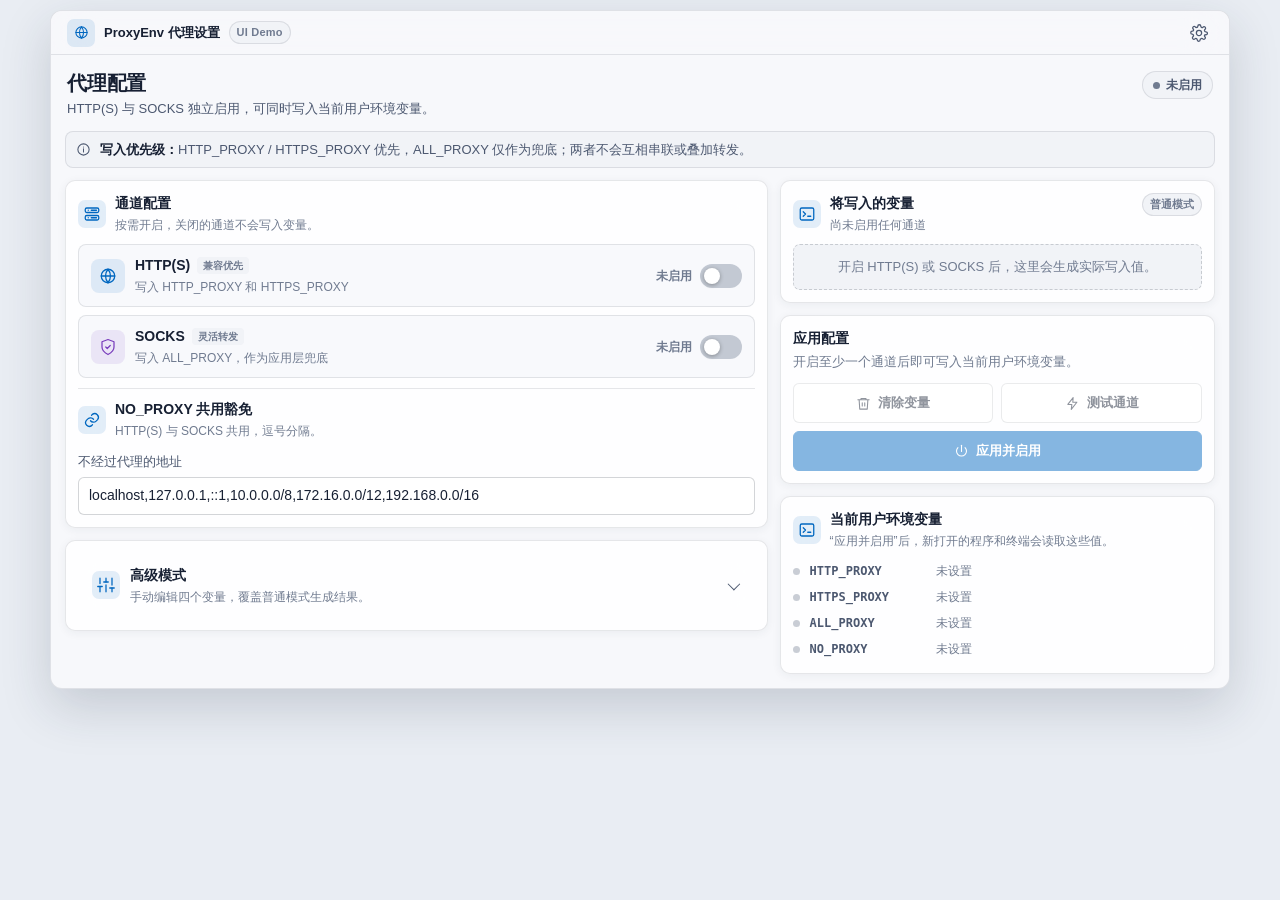
<file: demo/two-column.html>
<!DOCTYPE html>
<html lang="zh-CN" data-theme="light">
<head>
<meta charset="UTF-8">
<meta name="viewport" content="width=device-width, initial-scale=1.0">
<meta name="color-scheme" content="light dark">
<title>ProxyEnv 双通道配置 Demo</title>
<style>
  :root {
    --font-ui: "Microsoft YaHei UI", "Microsoft YaHei", "Segoe UI Variable", "Segoe UI", sans-serif;
    --font-mono: "Cascadia Mono", Consolas, "SFMono-Regular", monospace;
    --fs: 14px;
    --fs-sm: 13px;
    --fs-xs: 12px;
    --radius-window: 12px;
    --radius-card: 10px;
    --radius-control: 6px;
    --space-1: 4px;
    --space-2: 8px;
    --space-3: 12px;
    --space-4: 16px;
    --space-5: 20px;
    --space-6: 24px;
    --motion-fast: 120ms;
    --motion-base: 180ms;
    --z-sticky: 20;
    --z-modal: 100;
    --z-toast: 120;
  }

  :root[data-theme="light"] {
    color-scheme: light;
    --page: #e9edf3;
    --window: #f7f8fb;
    --surface: rgba(255, 255, 255, 0.86);
    --surface-strong: #ffffff;
    --surface-soft: rgba(248, 249, 252, 0.96);
    --surface-muted: #f1f3f7;
    --stroke: rgba(15, 23, 42, 0.10);
    --stroke-strong: rgba(15, 23, 42, 0.18);
    --text: #172033;
    --text-2: #4c5870;
    --text-3: #707b90;
    --accent: #0067c0;
    --accent-hover: #005a9e;
    --accent-soft: rgba(0, 103, 192, 0.11);
    --accent-border: rgba(0, 103, 192, 0.34);
    --ok: #087f23;
    --ok-soft: rgba(8, 127, 35, 0.11);
    --warn: #8a5200;
    --warn-soft: rgba(185, 112, 0, 0.13);
    --danger: #b42318;
    --danger-soft: rgba(180, 35, 24, 0.10);
    --socks: #7a3fbd;
    --socks-soft: rgba(122, 63, 189, 0.11);
    --hover: rgba(15, 23, 42, 0.055);
    --pressed: rgba(15, 23, 42, 0.09);
    --shadow-window: 0 18px 50px rgba(34, 46, 66, 0.18);
    --shadow-card: 0 2px 10px rgba(34, 46, 66, 0.06);
    --focus: #0a6fce;
    --scroll-thumb: rgba(76, 88, 112, 0.32);
  }

  :root[data-theme="dark"] {
    color-scheme: dark;
    --page: #111318;
    --window: #1d2026;
    --surface: rgba(42, 45, 53, 0.88);
    --surface-strong: #2c3038;
    --surface-soft: rgba(48, 52, 61, 0.96);
    --surface-muted: #252932;
    --stroke: rgba(255, 255, 255, 0.09);
    --stroke-strong: rgba(255, 255, 255, 0.19);
    --text: #f5f7fb;
    --text-2: #c4cad7;
    --text-3: #9ba4b6;
    --accent: #63c8ff;
    --accent-hover: #86d5ff;
    --accent-soft: rgba(99, 200, 255, 0.14);
    --accent-border: rgba(99, 200, 255, 0.38);
    --ok: #74d47e;
    --ok-soft: rgba(116, 212, 126, 0.13);
    --warn: #f4c15c;
    --warn-soft: rgba(244, 193, 92, 0.13);
    --danger: #ff9a8e;
    --danger-soft: rgba(255, 154, 142, 0.13);
    --socks: #d3a6ff;
    --socks-soft: rgba(211, 166, 255, 0.14);
    --hover: rgba(255, 255, 255, 0.07);
    --pressed: rgba(255, 255, 255, 0.11);
    --shadow-window: 0 20px 60px rgba(0, 0, 0, 0.46);
    --shadow-card: 0 2px 14px rgba(0, 0, 0, 0.20);
    --focus: #86d5ff;
    --scroll-thumb: rgba(196, 202, 215, 0.28);
  }

  * {
    box-sizing: border-box;
  }

  html {
    min-width: 320px;
    background: var(--page);
    scrollbar-color: var(--scroll-thumb) transparent;
  }

  body {
    min-width: 320px;
    min-height: 100vh;
    min-height: 100dvh;
    margin: 0;
    color: var(--text);
    background: var(--page);
    font: 400 var(--fs)/1.5 var(--font-ui);
    -webkit-font-smoothing: antialiased;
    text-rendering: optimizeLegibility;
  }

  button,
  input,
  select {
    font: inherit;
  }

  button,
  summary,
  label[for],
  .switch,
  .variant-button {
    touch-action: manipulation;
  }

  button {
    color: inherit;
  }

  input,
  select {
    min-width: 0;
  }

  .icon-sprite {
    position: absolute;
    width: 0;
    height: 0;
    overflow: hidden;
  }

  .icon {
    width: 18px;
    height: 18px;
    flex: 0 0 auto;
    fill: none;
    stroke: currentColor;
    stroke-width: 1.7;
    stroke-linecap: round;
    stroke-linejoin: round;
  }

  .icon-sm {
    width: 15px;
    height: 15px;
  }

  .app-window {
    width: min(1180px, calc(100% - 20px));
    margin: 10px auto;
    overflow: clip;
    background: var(--window);
    border: 1px solid var(--stroke);
    border-radius: var(--radius-window);
    box-shadow: var(--shadow-window);
  }

  .titlebar {
    position: sticky;
    top: 0;
    z-index: var(--z-sticky);
    display: flex;
    align-items: center;
    justify-content: space-between;
    min-height: 48px;
    padding: 0 10px 0 16px;
    background: color-mix(in srgb, var(--window) 88%, transparent);
    border-bottom: 1px solid var(--stroke);
    backdrop-filter: blur(22px) saturate(140%);
    -webkit-backdrop-filter: blur(22px) saturate(140%);
  }

  .titlebar-brand,
  .titlebar-actions,
  .app-mark,
  .action-row,
  .channel-title,
  .section-title,
  .result-title,
  .preview-summary,
  .modal-title {
    display: flex;
    align-items: center;
  }

  .titlebar-brand {
    min-width: 0;
    gap: 9px;
  }

  .titlebar-brand h1 {
    margin: 0;
    overflow: hidden;
    color: var(--text);
    font-size: var(--fs-sm);
    font-weight: 650;
    text-overflow: ellipsis;
    white-space: nowrap;
  }

  .app-mark {
    justify-content: center;
    width: 28px;
    height: 28px;
    color: var(--accent);
    background: var(--accent-soft);
    border-radius: 7px;
  }

  .demo-badge {
    flex: 0 0 auto;
    padding: 2px 7px;
    color: var(--text-3);
    background: var(--surface-muted);
    border: 1px solid var(--stroke);
    border-radius: 999px;
    font-size: 11px;
    font-weight: 600;
    letter-spacing: 0.02em;
  }

  .titlebar-actions {
    gap: 2px;
  }

  .icon-button {
    display: inline-grid;
    place-items: center;
    width: 40px;
    height: 40px;
    padding: 0;
    color: var(--text-2);
    background: transparent;
    border: 0;
    border-radius: 6px;
    cursor: pointer;
    transition: color var(--motion-fast), background var(--motion-fast);
  }

  .icon-button:hover {
    color: var(--text);
    background: var(--hover);
  }

  .icon-button:active {
    background: var(--pressed);
  }

  .workspace {
    display: grid;
    grid-template-columns: minmax(0, 1.42fr) minmax(340px, 0.88fr);
    align-items: start;
    gap: var(--space-4);
    padding: 18px;
  }

  .workspace > .page-heading,
  .workspace > .callout,
  .workspace > .dirty-banner {
    grid-column: 1 / -1;
  }

  .workspace-column {
    display: grid;
    align-content: start;
    gap: var(--space-3);
    min-width: 0;
  }

  .summary-column {
    position: sticky;
    top: 64px;
  }

  .page-heading {
    display: flex;
    align-items: flex-start;
    justify-content: space-between;
    gap: var(--space-4);
    padding: 2px 2px 0;
  }

  .page-heading h2 {
    margin: 0;
    font-size: 22px;
    font-weight: 680;
    letter-spacing: -0.01em;
    line-height: 1.25;
  }

  .page-heading p {
    margin: 5px 0 0;
    color: var(--text-2);
    font-size: var(--fs-sm);
  }

  .status-badge {
    flex: 0 0 auto;
    display: inline-flex;
    align-items: center;
    gap: 6px;
    min-height: 28px;
    padding: 3px 10px;
    color: var(--text-2);
    background: var(--surface-muted);
    border: 1px solid var(--stroke);
    border-radius: 999px;
    font-size: var(--fs-xs);
    font-weight: 650;
  }

  .status-badge::before {
    width: 7px;
    height: 7px;
    content: "";
    background: var(--text-3);
    border-radius: 50%;
  }

  .status-badge.active {
    color: var(--ok);
    background: var(--ok-soft);
    border-color: color-mix(in srgb, var(--ok) 28%, transparent);
  }

  .status-badge.active::before {
    background: var(--ok);
  }

  .status-badge.dirty {
    color: var(--warn);
    background: var(--warn-soft);
    border-color: color-mix(in srgb, var(--warn) 30%, transparent);
  }

  .status-badge.dirty::before {
    background: var(--warn);
  }

  .callout,
  .dirty-banner {
    display: flex;
    align-items: flex-start;
    gap: 9px;
    padding: 10px 12px;
    border-radius: 8px;
    font-size: var(--fs-sm);
  }

  .callout {
    color: var(--text-2);
    background: var(--surface-muted);
    border: 1px solid var(--stroke);
  }

  .callout strong {
    color: var(--text);
    font-weight: 650;
  }

  .dirty-banner {
    align-items: center;
    color: var(--warn);
    background: var(--warn-soft);
    border: 1px solid color-mix(in srgb, var(--warn) 32%, transparent);
  }

  .dirty-banner[hidden] {
    display: none;
  }

  .dirty-banner .dirty-text {
    min-width: 0;
    flex: 1;
    color: inherit;
    font-weight: 600;
  }

  .card {
    min-width: 0;
    padding: var(--space-4);
    background: var(--surface);
    border: 1px solid var(--stroke);
    border-radius: var(--radius-card);
    box-shadow: var(--shadow-card);
    backdrop-filter: blur(18px) saturate(125%);
    -webkit-backdrop-filter: blur(18px) saturate(125%);
  }

  .card-heading {
    display: flex;
    align-items: flex-start;
    justify-content: space-between;
    gap: var(--space-3);
    margin-bottom: var(--space-3);
  }

  .section-title {
    gap: 9px;
    min-width: 0;
  }

  .section-title-icon {
    display: grid;
    place-items: center;
    width: 30px;
    height: 30px;
    color: var(--accent);
    background: var(--accent-soft);
    border-radius: 7px;
  }

  .section-title h3,
  .channel-title h3 {
    margin: 0;
    color: var(--text);
    font-size: var(--fs);
    font-weight: 680;
  }

  .section-title p,
  .channel-title p {
    margin: 2px 0 0;
    color: var(--text-3);
    font-size: var(--fs-xs);
  }

  .channel-list {
    display: grid;
    gap: var(--space-3);
  }

  .channel {
    min-width: 0;
    overflow: hidden;
    background: var(--surface-soft);
    border: 1px solid var(--stroke);
    border-radius: 8px;
    transition: border-color var(--motion-base), background var(--motion-base), opacity var(--motion-base);
  }

  .channel.enabled {
    background: var(--surface-strong);
    border-color: var(--stroke-strong);
  }

  .channel.overridden {
    opacity: 0.56;
  }

  .channel-head {
    display: flex;
    align-items: center;
    justify-content: space-between;
    gap: var(--space-4);
    min-height: 62px;
    padding: 12px 14px;
  }

  .channel-title {
    min-width: 0;
    gap: 10px;
  }

  .channel-icon {
    display: grid;
    place-items: center;
    width: 34px;
    height: 34px;
    color: var(--accent);
    background: var(--accent-soft);
    border-radius: 8px;
  }

  .channel.socks .channel-icon {
    color: var(--socks);
    background: var(--socks-soft);
  }

  .channel-title-copy {
    min-width: 0;
  }

  .channel-title h3 {
    display: flex;
    align-items: center;
    gap: 7px;
  }

  .channel-kicker {
    padding: 1px 6px;
    color: var(--text-3);
    background: var(--surface-muted);
    border-radius: 4px;
    font-size: 10px;
    font-weight: 650;
  }

  .switch-wrap {
    display: inline-flex;
    align-items: center;
    gap: 8px;
    flex: 0 0 auto;
  }

  .switch-label {
    color: var(--text-3);
    font-size: var(--fs-xs);
    font-weight: 600;
  }

  .switch {
    position: relative;
    width: 42px;
    height: 24px;
    padding: 0;
    background: color-mix(in srgb, var(--text-3) 38%, transparent);
    border: 1px solid transparent;
    border-radius: 999px;
    cursor: pointer;
    transition: background var(--motion-base), border-color var(--motion-base);
  }

  .switch::after {
    position: absolute;
    top: 3px;
    left: 3px;
    width: 16px;
    height: 16px;
    content: "";
    background: #fff;
    border-radius: 50%;
    box-shadow: 0 1px 4px rgba(0, 0, 0, 0.32);
    transition: transform var(--motion-base);
  }

  .switch[aria-checked="true"] {
    background: var(--accent);
  }

  .channel.socks .switch[aria-checked="true"] {
    background: var(--socks);
  }

  .switch[aria-checked="true"]::after {
    transform: translateX(18px);
  }

  .channel-body {
    display: grid;
    gap: var(--space-3);
    padding: 0 14px 14px;
  }

  .channel-body[hidden] {
    display: none;
  }

  .subhead {
    display: flex;
    align-items: center;
    justify-content: space-between;
    gap: var(--space-3);
  }

  .subhead label,
  .subhead > span {
    color: var(--text-2);
    font-size: var(--fs-sm);
    font-weight: 650;
  }

  .field-grid {
    display: grid;
    grid-template-columns: minmax(0, 1fr) 104px;
    gap: var(--space-3);
  }

  .field-grid.auth-grid {
    grid-template-columns: repeat(2, minmax(0, 1fr));
  }

  .field {
    min-width: 0;
  }

  .field label {
    display: block;
    margin-bottom: 5px;
    color: var(--text-2);
    font-size: var(--fs-sm);
    font-weight: 550;
  }

  .optional {
    margin-left: 4px;
    color: var(--text-3);
    font-weight: 400;
  }

  .input-shell {
    position: relative;
    min-width: 0;
  }

  input[type="text"],
  input[type="password"],
  input[type="number"] {
    width: 100%;
    min-height: 38px;
    padding: 7px 10px;
    color: var(--text);
    background: var(--surface-strong);
    border: 1px solid var(--stroke-strong);
    border-radius: var(--radius-control);
    outline: none;
    transition: border-color var(--motion-fast), box-shadow var(--motion-fast), background var(--motion-fast);
  }

  input[type="text"]:hover,
  input[type="password"]:hover,
  input[type="number"]:hover {
    border-color: color-mix(in srgb, var(--text-3) 54%, transparent);
  }

  input[type="text"]:focus,
  input[type="password"]:focus,
  input[type="number"]:focus {
    border-color: var(--focus);
    box-shadow: 0 0 0 3px var(--accent-soft);
  }

  input[aria-invalid="true"] {
    border-color: var(--danger);
    box-shadow: 0 0 0 3px var(--danger-soft);
  }

  input:disabled {
    color: var(--text-3);
    background: var(--surface-muted);
    cursor: not-allowed;
    opacity: 0.72;
  }

  input::placeholder {
    color: var(--text-3);
  }

  .input-with-action input {
    padding-right: 40px;
  }

  .input-action {
    position: absolute;
    top: 50%;
    right: 3px;
    display: grid;
    place-items: center;
    width: 32px;
    height: 32px;
    padding: 0;
    color: var(--text-3);
    background: transparent;
    border: 0;
    border-radius: 5px;
    cursor: pointer;
    transform: translateY(-50%);
  }

  .input-action:hover {
    color: var(--text);
    background: var(--hover);
  }

  .field-error {
    min-height: 18px;
    margin-top: 3px;
    color: var(--danger);
    font-size: var(--fs-xs);
    line-height: 1.35;
  }

  .field-error:empty {
    min-height: 0;
    margin-top: 0;
  }

  .auth-disclosure {
    border-top: 1px solid var(--stroke);
  }

  .auth-disclosure summary {
    position: relative;
    display: flex;
    align-items: center;
    min-height: 42px;
    padding: 0 24px 0 0;
    color: var(--text-2);
    cursor: pointer;
    font-size: var(--fs-sm);
    font-weight: 600;
    list-style: none;
  }

  .auth-disclosure summary::-webkit-details-marker {
    display: none;
  }

  .auth-disclosure summary::after {
    position: absolute;
    right: 2px;
    width: 8px;
    height: 8px;
    content: "";
    border-right: 1.6px solid currentColor;
    border-bottom: 1.6px solid currentColor;
    transform: rotate(45deg) translateY(-2px);
    transition: transform var(--motion-base);
  }

  .auth-disclosure[open] summary::after {
    transform: rotate(225deg) translate(-1px, -1px);
  }

  .auth-disclosure .field-grid {
    padding-bottom: 4px;
  }

  .variant-control {
    display: grid;
    grid-template-columns: repeat(2, minmax(0, 1fr));
    gap: 3px;
    padding: 3px;
    background: var(--surface-muted);
    border: 1px solid var(--stroke);
    border-radius: 7px;
  }

  .variant-button {
    min-height: 36px;
    padding: 6px 10px;
    color: var(--text-2);
    background: transparent;
    border: 0;
    border-radius: 5px;
    cursor: pointer;
    font-size: var(--fs-sm);
    font-weight: 650;
    transition: color var(--motion-fast), background var(--motion-fast), box-shadow var(--motion-fast);
  }

  .variant-button:hover {
    color: var(--text);
  }

  .variant-button[aria-checked="true"] {
    color: var(--socks);
    background: var(--surface-strong);
    box-shadow: var(--shadow-card);
  }

  .microcopy {
    margin: 0;
    color: var(--text-3);
    font-size: var(--fs-xs);
    line-height: 1.45;
  }

  .reuse-row {
    display: flex;
    align-items: flex-start;
    gap: 9px;
    padding: 9px 10px;
    background: var(--surface-muted);
    border: 1px solid var(--stroke);
    border-radius: 7px;
    cursor: pointer;
  }

  .reuse-row:has(input:disabled) {
    cursor: not-allowed;
    opacity: 0.68;
  }

  .reuse-row input {
    width: 16px;
    height: 16px;
    margin: 2px 0 0;
    accent-color: var(--accent);
  }

  .reuse-copy {
    min-width: 0;
  }

  .reuse-copy strong {
    display: block;
    color: var(--text);
    font-size: var(--fs-sm);
    font-weight: 600;
  }

  .reuse-copy span {
    display: block;
    margin-top: 1px;
    color: var(--text-3);
    font-size: var(--fs-xs);
  }

  .channel-note {
    display: flex;
    align-items: flex-start;
    gap: 7px;
    color: var(--text-3);
    font-size: var(--fs-xs);
  }

  .channel-note .icon {
    color: var(--accent);
  }

  .channel.socks .channel-note .icon {
    color: var(--socks);
  }

  /* 说明行图标与首行文字光学对齐：图标高度居中于 1.5 行高的首行 */
  .callout > .icon,
  .channel-note > .icon {
    margin-top: calc((1.5em - 15px) / 2);
  }

  .shared-block {
    display: grid;
    gap: var(--space-3);
    margin-top: var(--space-3);
    padding-top: var(--space-3);
    border-top: 1px solid var(--stroke);
  }

  .preview-mode {
    flex: 0 0 auto;
    padding: 2px 7px;
    color: var(--text-3);
    background: var(--surface-muted);
    border: 1px solid var(--stroke);
    border-radius: 999px;
    font-size: 11px;
    font-weight: 650;
  }

  .preview-list {
    display: grid;
    gap: 7px;
  }

  .preview-row {
    display: grid;
    grid-template-columns: 134px minmax(0, 1fr);
    align-items: center;
    min-height: 36px;
    padding: 7px 9px;
    background: var(--surface-muted);
    border: 1px solid var(--stroke);
    border-radius: 7px;
  }

  .preview-name {
    display: flex;
    align-items: center;
    gap: 6px;
    min-width: 0;
    color: var(--text-2);
    font: 650 var(--fs-xs)/1.3 var(--font-mono);
  }

  .preview-tag {
    flex: 0 0 auto;
    padding: 1px 5px;
    color: var(--text-3);
    background: var(--surface-strong);
    border: 1px solid var(--stroke);
    border-radius: 4px;
    font: 600 10px/1.4 var(--font-ui);
    white-space: nowrap;
  }

  .preview-value {
    min-width: 0;
    color: var(--text);
    font: 500 var(--fs-xs)/1.45 var(--font-mono);
    overflow-wrap: anywhere;
  }

  .empty-vars {
    padding: 12px;
    color: var(--text-3);
    background: var(--surface-muted);
    border: 1px dashed var(--stroke-strong);
    border-radius: 7px;
    font-size: var(--fs-sm);
    text-align: center;
  }

  .advanced-card {
    padding: 0;
    overflow: hidden;
  }

  .advanced-card > summary {
    position: relative;
    display: flex;
    align-items: center;
    gap: 10px;
    min-height: 54px;
    padding: 12px 46px 12px 14px;
    cursor: pointer;
    list-style: none;
  }

  .advanced-card > summary::-webkit-details-marker {
    display: none;
  }

  .advanced-card > summary::after {
    position: absolute;
    right: 18px;
    width: 8px;
    height: 8px;
    content: "";
    border-right: 1.7px solid var(--text-2);
    border-bottom: 1.7px solid var(--text-2);
    transform: rotate(45deg) translateY(-2px);
    transition: transform var(--motion-base);
  }

  .advanced-card[open] > summary::after {
    transform: rotate(225deg) translate(-1px, -1px);
  }

  .advanced-title {
    min-width: 0;
  }

  .advanced-title strong {
    display: block;
    font-size: var(--fs);
    font-weight: 650;
  }

  .advanced-title span {
    display: block;
    margin-top: 2px;
    color: var(--text-3);
    font-size: var(--fs-xs);
  }

  .advanced-body {
    display: grid;
    gap: var(--space-3);
    padding: 0 14px 14px;
    border-top: 1px solid var(--stroke);
  }

  .advanced-toggle {
    display: flex;
    align-items: flex-start;
    justify-content: space-between;
    gap: var(--space-4);
    padding-top: var(--space-3);
  }

  .advanced-toggle p {
    margin: 0;
    color: var(--text-3);
    font-size: var(--fs-xs);
  }

  .advanced-fields {
    display: grid;
    grid-template-columns: repeat(2, minmax(0, 1fr));
    gap: var(--space-3);
  }

  .action-card {
    display: grid;
    gap: var(--space-3);
  }

  .summary-column .action-copy {
    display: grid;
    /* 固定单列宽度：否则隐式列按 max-content 撑开，按钮宽窄会随状态文案长度变化 */
    grid-template-columns: minmax(0, 1fr);
    gap: var(--space-3);
  }

  .summary-column .action-row {
    display: grid;
    grid-template-columns: repeat(2, minmax(0, 1fr));
    width: 100%;
  }

  .summary-column .button.primary {
    grid-column: 1 / -1;
    width: 100%;
  }

  .action-copy {
    display: flex;
    align-items: flex-start;
    justify-content: space-between;
    gap: var(--space-4);
  }

  .action-copy h3 {
    margin: 0;
    font-size: var(--fs);
    font-weight: 680;
  }

  .action-copy p {
    margin: 3px 0 0;
    color: var(--text-3);
    font-size: var(--fs-sm);
  }

  .action-row {
    flex-wrap: wrap;
    justify-content: flex-end;
    gap: var(--space-2);
  }

  .button {
    display: inline-flex;
    align-items: center;
    justify-content: center;
    gap: 7px;
    min-height: 40px;
    padding: 8px 14px;
    color: var(--text);
    background: var(--surface-strong);
    border: 1px solid var(--stroke-strong);
    border-radius: var(--radius-control);
    cursor: pointer;
    font-size: var(--fs-sm);
    font-weight: 650;
    transition: color var(--motion-fast), background var(--motion-fast), border-color var(--motion-fast), transform var(--motion-fast);
  }

  .button:hover:not(:disabled) {
    background: var(--hover);
  }

  .button:active:not(:disabled) {
    background: var(--pressed);
    transform: translateY(1px);
  }

  .button.primary {
    min-width: 132px;
    color: #fff;
    background: var(--accent);
    border-color: var(--accent);
  }

  .button.primary:hover:not(:disabled) {
    background: var(--accent-hover);
    border-color: var(--accent-hover);
  }

  .button.danger {
    color: var(--danger);
    border-color: color-mix(in srgb, var(--danger) 34%, transparent);
  }

  .button:disabled {
    cursor: not-allowed;
    opacity: 0.48;
  }

  :root[data-theme="dark"] .button.primary {
    color: #101216;
  }

  .button.is-loading .button-label {
    opacity: 0.76;
  }

  .spinner {
    width: 15px;
    height: 15px;
    border: 2px solid currentColor;
    border-right-color: transparent;
    border-radius: 50%;
    animation: spin 700ms linear infinite;
  }

  @keyframes spin {
    to {
      transform: rotate(360deg);
    }
  }

  .test-panel {
    display: grid;
    gap: 7px;
    padding-top: var(--space-3);
    border-top: 1px solid var(--stroke);
  }

  .test-panel[hidden] {
    display: none;
  }

  .result-row {
    display: grid;
    grid-template-columns: 118px minmax(0, 1fr) auto;
    align-items: center;
    gap: var(--space-3);
    min-height: 42px;
    padding: 8px 10px;
    background: var(--surface-muted);
    border: 1px solid var(--stroke);
    border-radius: 7px;
  }

  .result-title {
    gap: 7px;
    color: var(--text-2);
    font-size: var(--fs-sm);
    font-weight: 650;
  }

  .result-detail {
    min-width: 0;
    color: var(--text-3);
    font-size: var(--fs-sm);
    overflow-wrap: anywhere;
  }

  .result-state {
    min-width: 64px;
    color: var(--text-3);
    font-size: var(--fs-xs);
    font-weight: 650;
    text-align: right;
  }

  .result-row.ok .result-state {
    color: var(--ok);
  }

  .result-row.fail .result-state {
    color: var(--danger);
  }

  .result-row.running .result-state {
    color: var(--accent);
  }

  .env-list {
    display: grid;
    gap: 5px;
  }

  .env-row {
    display: grid;
    grid-template-columns: 9px 118px minmax(0, 1fr);
    align-items: center;
    gap: 8px;
    min-height: 25px;
  }

  .env-dot {
    width: 7px;
    height: 7px;
    background: var(--text-3);
    border-radius: 50%;
    opacity: 0.38;
  }

  .env-row.set .env-dot {
    background: var(--ok);
    opacity: 1;
  }

  .env-name {
    color: var(--text-2);
    font: 650 var(--fs-xs)/1.4 var(--font-mono);
  }

  .env-value {
    min-width: 0;
    color: var(--text);
    font: 500 var(--fs-xs)/1.45 var(--font-mono);
    overflow-wrap: anywhere;
  }

  .env-value.unset {
    color: var(--text-3);
    font-family: var(--font-ui);
  }

  .modal-overlay {
    position: fixed;
    inset: 0;
    z-index: var(--z-modal);
    display: grid;
    place-items: center;
    padding: var(--space-4);
    background: rgba(0, 0, 0, 0.38);
    backdrop-filter: blur(3px);
    -webkit-backdrop-filter: blur(3px);
  }

  .modal-overlay[hidden] {
    display: none;
  }

  .modal {
    width: min(440px, 100%);
    max-height: min(620px, calc(100dvh - 32px));
    overflow-y: auto;
    background: var(--surface-strong);
    border: 1px solid var(--stroke-strong);
    border-radius: 12px;
    box-shadow: 0 18px 58px rgba(0, 0, 0, 0.34);
    animation: modal-in var(--motion-base) ease-out;
  }

  @keyframes modal-in {
    from {
      opacity: 0;
      transform: translateY(7px) scale(0.985);
    }
  }

  .modal-head {
    display: flex;
    align-items: center;
    justify-content: space-between;
    padding: 14px 14px 10px 16px;
  }

  .modal-title {
    gap: 9px;
    font-size: var(--fs);
    font-weight: 680;
  }

  .modal-body {
    display: grid;
    gap: var(--space-4);
    padding: 6px 16px 18px;
  }

  .setting-group {
    display: grid;
    gap: 8px;
  }

  .setting-group > h3 {
    margin: 0;
    color: var(--text-2);
    font-size: var(--fs-sm);
    font-weight: 650;
  }

  .settings-list {
    display: grid;
    gap: 8px;
  }

  .setting-row {
    display: flex;
    align-items: center;
    justify-content: space-between;
    gap: var(--space-4);
    min-height: 58px;
    padding: 10px 12px;
    background: var(--surface-strong);
    border: 1px solid var(--stroke);
    border-radius: 8px;
  }

  .setting-row[hidden] {
    display: none;
  }

  .setting-row-dependent {
    background: var(--accent-soft);
    border-color: var(--accent-border);
  }

  .setting-copy {
    min-width: 0;
  }

  .setting-copy strong {
    display: block;
    color: var(--text);
    font-size: var(--fs-sm);
    font-weight: 650;
  }

  .setting-copy span {
    display: block;
    margin-top: 2px;
    color: var(--text-3);
    font-size: var(--fs-xs);
    line-height: 1.4;
  }

  .setting-control {
    display: flex;
    flex: 0 0 auto;
    align-items: center;
    gap: 9px;
    width: 168px;
  }

  .setting-control input[type="range"] {
    flex: 1;
    height: 4px;
    padding: 0;
    margin: 0;
    appearance: none;
    -webkit-appearance: none;
    background: linear-gradient(to right, var(--accent) 0%, var(--accent) var(--fill, 40%), var(--stroke-strong) var(--fill, 40%));
    border: 0;
    border-radius: 999px;
    cursor: pointer;
  }

  .setting-control input[type="range"]::-webkit-slider-thumb {
    -webkit-appearance: none;
    width: 15px;
    height: 15px;
    background: #fff;
    border: 1px solid var(--stroke-strong);
    border-radius: 50%;
    box-shadow: 0 1px 4px rgba(0, 0, 0, 0.25);
  }

  .setting-control input[type="range"]::-moz-range-thumb {
    width: 15px;
    height: 15px;
    background: #fff;
    border: 1px solid var(--stroke-strong);
    border-radius: 50%;
  }

  .setting-control .size-val {
    flex: 0 0 auto;
    width: 46px;
    color: var(--text-2);
    font-size: var(--fs-sm);
    font-variant-numeric: tabular-nums;
    text-align: right;
  }

  .modal-note {
    margin: 0;
    padding: 10px 11px;
    color: var(--text-3);
    background: var(--surface-muted);
    border: 1px solid var(--stroke);
    border-radius: 7px;
    font-size: var(--fs-xs);
  }

  .toast {
    position: fixed;
    left: 50%;
    bottom: 22px;
    z-index: var(--z-toast);
    max-width: min(86vw, 520px);
    padding: 9px 14px;
    color: var(--text);
    background: var(--surface-strong);
    border: 1px solid var(--stroke-strong);
    border-radius: 8px;
    box-shadow: 0 8px 30px rgba(0, 0, 0, 0.24);
    font-size: var(--fs-sm);
    opacity: 0;
    pointer-events: none;
    transform: translate(-50%, 8px);
    transition: opacity var(--motion-base), transform var(--motion-base);
  }

  .toast.show {
    opacity: 1;
    transform: translate(-50%, 0);
  }

  .toast.error {
    color: var(--danger);
  }

  /* Density pass: keep the two-column layout inside a normal desktop viewport. */
  body {
    min-height: 0;
  }

  .titlebar {
    min-height: 44px;
  }

  .workspace {
    gap: var(--space-3);
    padding: 14px;
  }

  .page-heading h2 {
    font-size: 20px;
  }

  .page-heading p {
    margin-top: 3px;
  }

  .callout,
  .dirty-banner {
    padding: 8px 10px;
  }

  .card {
    padding: 12px;
  }

  .card-heading {
    margin-bottom: 10px;
  }

  .section-title-icon {
    width: 28px;
    height: 28px;
  }

  .channel-list {
    gap: var(--space-2);
  }

  .channel-head {
    min-height: 54px;
    padding: 10px 12px;
  }

  .channel-body {
    padding: 0 12px 12px;
  }

  .shared-block {
    margin-top: 10px;
    padding-top: 10px;
  }

  .preview-list {
    gap: 5px;
  }

  .preview-row {
    min-height: 32px;
    padding: 6px 8px;
  }

  .action-card {
    gap: 10px;
  }

  .env-list {
    gap: 3px;
  }

  .env-row {
    min-height: 23px;
  }

  button:focus-visible,
  summary:focus-visible,
  input:focus-visible {
    outline: 2px solid var(--focus);
    outline-offset: 2px;
  }

  input,
  button,
  summary {
    scroll-margin-top: 72px;
  }

  @media (max-width: 680px) {
    .app-window {
      width: 100%;
      min-height: 100dvh;
      margin: 0;
      border: 0;
      border-radius: 0;
      box-shadow: none;
    }

    .workspace {
      padding: 14px;
    }

    .titlebar {
      border-radius: 0;
    }

    .page-heading {
      align-items: center;
    }

    .page-heading h2 {
      font-size: 20px;
    }

    .field-grid,
    .field-grid.auth-grid,
    .advanced-fields {
      grid-template-columns: minmax(0, 1fr);
    }

    .action-copy,
    .advanced-toggle {
      display: grid;
    }

    .action-row {
      display: grid;
      grid-template-columns: minmax(0, 1fr);
      width: 100%;
    }

    .summary-column .action-row {
      grid-template-columns: minmax(0, 1fr);
    }

    .button,
    .button.primary {
      width: 100%;
    }

    .dirty-banner {
      display: grid;
      grid-template-columns: auto minmax(0, 1fr);
    }

    .dirty-banner .button {
      grid-column: 1 / -1;
    }

    .preview-row {
      grid-template-columns: minmax(0, 1fr);
      gap: 4px;
    }

    .result-row {
      grid-template-columns: minmax(0, 1fr) auto;
    }

    .result-detail {
      grid-column: 1 / -1;
      grid-row: 2;
    }

    .env-row {
      grid-template-columns: 9px minmax(0, 1fr);
    }

    .env-value {
      grid-column: 2;
    }

  }

  @media (prefers-reduced-motion: reduce) {
    *,
    *::before,
    *::after {
      scroll-behavior: auto !important;
      animation-duration: 1ms !important;
      animation-iteration-count: 1 !important;
      transition-duration: 1ms !important;
    }
  }
</style>
</head>
<body>
<svg class="icon-sprite" aria-hidden="true">
  <symbol id="i-network" viewBox="0 0 24 24">
    <circle cx="12" cy="12" r="9"></circle>
    <path d="M3 12h18M12 3a14 14 0 0 1 0 18M12 3a14 14 0 0 0 0 18"></path>
  </symbol>
  <symbol id="i-settings" viewBox="0 0 24 24">
    <path d="M12 15.5a3.5 3.5 0 1 0 0-7 3.5 3.5 0 0 0 0 7Z"></path>
    <path d="M19.4 15a1.7 1.7 0 0 0 .34 1.88l.06.06a2 2 0 0 1-2.83 2.83l-.06-.06A1.7 1.7 0 0 0 15 19.4a1.7 1.7 0 0 0-1 .6 1.7 1.7 0 0 0-.4 1.1V21a2 2 0 0 1-4 0v-.09A1.7 1.7 0 0 0 8.6 19.4a1.7 1.7 0 0 0-1.88.34l-.06.06a2 2 0 1 1-2.83-2.83l.06-.06A1.7 1.7 0 0 0 4.6 15a1.7 1.7 0 0 0-.6-1 1.7 1.7 0 0 0-1.1-.4H3a2 2 0 0 1 0-4h.09A1.7 1.7 0 0 0 4.6 8.6a1.7 1.7 0 0 0-.34-1.88l-.06-.06a2 2 0 1 1 2.83-2.83l.06.06A1.7 1.7 0 0 0 9 4.6a1.7 1.7 0 0 0 1-.6 1.7 1.7 0 0 0 .4-1.1V3a2 2 0 0 1 4 0v.09A1.7 1.7 0 0 0 15.4 4.6a1.7 1.7 0 0 0 1.88-.34l.06-.06a2 2 0 1 1 2.83 2.83l-.06.06A1.7 1.7 0 0 0 19.4 9c.13.38.34.72.6 1 .3.27.7.4 1.1.4h.09a2 2 0 0 1 0 4h-.09a1.7 1.7 0 0 0-1.7.6Z"></path>
  </symbol>
  <symbol id="i-sun" viewBox="0 0 24 24">
    <circle cx="12" cy="12" r="4"></circle>
    <path d="M12 2v2M12 20v2M4.93 4.93l1.42 1.42M17.66 17.66l1.41 1.41M2 12h2M20 12h2M4.93 19.07l1.42-1.42M17.66 6.34l1.41-1.41"></path>
  </symbol>
  <symbol id="i-moon" viewBox="0 0 24 24">
    <path d="M20.5 15.4A8.5 8.5 0 0 1 8.6 3.5 8.5 8.5 0 1 0 20.5 15.4Z"></path>
  </symbol>
  <symbol id="i-monitor" viewBox="0 0 24 24">
    <rect x="3" y="4" width="18" height="13" rx="2"></rect>
    <path d="M8 21h8M12 17v4"></path>
  </symbol>
  <symbol id="i-server" viewBox="0 0 24 24">
    <rect x="3" y="4" width="18" height="6" rx="2"></rect>
    <rect x="3" y="14" width="18" height="6" rx="2"></rect>
    <path d="M7 7h.01M7 17h.01M11 7h7M11 17h7"></path>
  </symbol>
  <symbol id="i-shield" viewBox="0 0 24 24">
    <path d="M12 22s8-4 8-10V5l-8-3-8 3v7c0 6 8 10 8 10Z"></path>
    <path d="m9 12 2 2 4-4"></path>
  </symbol>
  <symbol id="i-sliders" viewBox="0 0 24 24">
    <path d="M4 21v-7M4 10V3M12 21v-9M12 8V3M20 21v-5M20 12V3"></path>
    <path d="M1 14h6M9 8h6M17 16h6"></path>
  </symbol>
  <symbol id="i-eye" viewBox="0 0 24 24">
    <path d="M2 12s3.5-6 10-6 10 6 10 6-3.5 6-10 6S2 12 2 12Z"></path>
    <circle cx="12" cy="12" r="2.5"></circle>
  </symbol>
  <symbol id="i-eye-off" viewBox="0 0 24 24">
    <path d="m3 3 18 18M10.6 6.2A10.8 10.8 0 0 1 12 6c6.5 0 10 6 10 6a17 17 0 0 1-2.1 2.8M6.3 6.8C3.7 8.4 2 12 2 12s3.5 6 10 6c1.5 0 2.8-.3 4-.8"></path>
    <path d="M9.8 9.8a3 3 0 0 0 4.4 4.4"></path>
  </symbol>
  <symbol id="i-info" viewBox="0 0 24 24">
    <circle cx="12" cy="12" r="9"></circle>
    <path d="M12 11v5M12 8h.01"></path>
  </symbol>
  <symbol id="i-alert" viewBox="0 0 24 24">
    <path d="M10.3 3.7 1.9 18a2 2 0 0 0 1.7 3h16.8a2 2 0 0 0 1.7-3L13.7 3.7a2 2 0 0 0-3.4 0Z"></path>
    <path d="M12 9v4M12 17h.01"></path>
  </symbol>
  <symbol id="i-check" viewBox="0 0 24 24">
    <path d="m5 12 4.5 4.5L19 7"></path>
  </symbol>
  <symbol id="i-close" viewBox="0 0 24 24">
    <path d="m6 6 12 12M18 6 6 18"></path>
  </symbol>
  <symbol id="i-terminal" viewBox="0 0 24 24">
    <rect x="3" y="4" width="18" height="16" rx="2"></rect>
    <path d="m7 9 3 3-3 3M13 15h4"></path>
  </symbol>
  <symbol id="i-refresh" viewBox="0 0 24 24">
    <path d="M20 6v5h-5M4 18v-5h5"></path>
    <path d="M6.1 9A7 7 0 0 1 18.7 6.3L20 11M4 13l1.3 4.7A7 7 0 0 0 17.9 15"></path>
  </symbol>
  <symbol id="i-bolt" viewBox="0 0 24 24">
    <path d="M13 2.5 4.5 13.5H11l-1 8L19 10h-6.5z"></path>
  </symbol>
  <symbol id="i-trash" viewBox="0 0 24 24">
    <path d="M3 6h18M8 6V4h8v2M19 6l-1 15H6L5 6M10 11v5M14 11v5"></path>
  </symbol>
  <symbol id="i-power" viewBox="0 0 24 24">
    <path d="M12 2v10"></path>
    <path d="M6.3 5.7a8 8 0 1 0 11.4 0"></path>
  </symbol>
  <symbol id="i-link" viewBox="0 0 24 24">
    <path d="M10 13a5 5 0 0 0 7.5.5l2-2a5 5 0 0 0-7-7l-1.1 1.1"></path>
    <path d="M14 11a5 5 0 0 0-7.5-.5l-2 2a5 5 0 0 0 7 7l1.1-1.1"></path>
  </symbol>
</svg>

<div class="app-window">
  <header class="titlebar">
    <div class="titlebar-brand">
      <span class="app-mark" aria-hidden="true">
        <svg class="icon icon-sm"><use href="#i-network"></use></svg>
      </span>
      <h1>ProxyEnv 代理设置</h1>
      <span class="demo-badge">UI Demo</span>
    </div>
    <div class="titlebar-actions">
      <button class="icon-button" id="settingsButton" type="button" aria-label="打开设置">
        <svg class="icon"><use href="#i-settings"></use></svg>
      </button>
    </div>
  </header>

  <main class="workspace" id="mainContent">
    <div class="page-heading">
      <div>
        <h2>代理配置</h2>
        <p>HTTP(S) 与 SOCKS 独立启用，可同时写入当前用户环境变量。</p>
      </div>
      <span class="status-badge" id="statusBadge">未启用</span>
    </div>

    <div class="callout">
      <svg class="icon icon-sm" aria-hidden="true"><use href="#i-info"></use></svg>
      <div><strong>写入优先级：</strong>HTTP_PROXY / HTTPS_PROXY 优先，ALL_PROXY 仅作为兜底；两者不会互相串联或叠加转发。</div>
    </div>

    <div class="dirty-banner" id="dirtyBanner" role="status" aria-live="polite" hidden>
      <svg class="icon icon-sm" aria-hidden="true"><use href="#i-alert"></use></svg>
      <span class="dirty-text">配置已更改，尚未写入环境变量。</span>
      <button class="button" id="bannerApplyButton" type="button">应用更改</button>
    </div>

    <div class="workspace-column config-column">
    <section class="card" aria-labelledby="proxyHeading">
      <div class="card-heading">
        <div class="section-title">
          <span class="section-title-icon" aria-hidden="true">
            <svg class="icon"><use href="#i-server"></use></svg>
          </span>
          <div>
            <h3 id="proxyHeading">通道配置</h3>
            <p>按需开启，关闭的通道不会写入变量。</p>
          </div>
        </div>
      </div>

      <div class="channel-list">
        <section class="channel" id="httpChannel" aria-labelledby="httpTitle">
          <div class="channel-head">
            <div class="channel-title">
              <span class="channel-icon" aria-hidden="true">
                <svg class="icon"><use href="#i-network"></use></svg>
              </span>
              <div class="channel-title-copy">
                <h3 id="httpTitle">HTTP(S) <span class="channel-kicker">兼容优先</span></h3>
                <p>写入 HTTP_PROXY 和 HTTPS_PROXY</p>
              </div>
            </div>
            <div class="switch-wrap">
              <span class="switch-label" id="httpSwitchLabel">未启用</span>
              <button class="switch" id="httpToggle" type="button" role="switch" aria-checked="false" aria-labelledby="httpTitle httpSwitchLabel"></button>
            </div>
          </div>

          <div class="channel-body" id="httpBody" hidden>
            <div class="field-grid">
              <div class="field">
                <label for="httpHost">服务器地址</label>
                <input id="httpHost" type="text" value="127.0.0.1" autocomplete="off" spellcheck="false" placeholder="例如 127.0.0.1" aria-describedby="httpHostError">
                <div class="field-error" id="httpHostError"></div>
              </div>
              <div class="field">
                <label for="httpPort">端口</label>
                <input id="httpPort" type="number" min="1" max="65535" value="7890" inputmode="numeric" aria-describedby="httpPortError">
                <div class="field-error" id="httpPortError"></div>
              </div>
            </div>

            <details class="auth-disclosure">
              <summary>认证（可选）</summary>
              <div class="field-grid auth-grid">
                <div class="field">
                  <label for="httpUser">用户名</label>
                  <input id="httpUser" type="text" autocomplete="username" spellcheck="false" placeholder="用户名" aria-describedby="httpAuthError">
                </div>
                <div class="field">
                  <label for="httpPassword">密码</label>
                  <div class="input-shell input-with-action">
                    <input id="httpPassword" type="password" autocomplete="current-password" placeholder="密码" aria-describedby="httpAuthError">
                    <button class="input-action password-toggle" type="button" data-password-input="httpPassword" aria-label="显示 HTTP 密码">
                      <svg class="icon icon-sm"><use href="#i-eye"></use></svg>
                    </button>
                  </div>
                </div>
                <div class="field-error" id="httpAuthError" style="grid-column:1/-1"></div>
              </div>
            </details>

            <div class="channel-note">
              <svg class="icon icon-sm" aria-hidden="true"><use href="#i-info"></use></svg>
              <span>HTTP(S) 始终使用 <code>http://</code> 协议前缀，用户名和密码会按 URL 编码写入。</span>
            </div>
          </div>
        </section>

        <section class="channel socks" id="socksChannel" aria-labelledby="socksTitle">
          <div class="channel-head">
            <div class="channel-title">
              <span class="channel-icon" aria-hidden="true">
                <svg class="icon"><use href="#i-shield"></use></svg>
              </span>
              <div class="channel-title-copy">
                <h3 id="socksTitle">SOCKS <span class="channel-kicker">灵活转发</span></h3>
                <p>写入 ALL_PROXY，作为应用层兜底</p>
              </div>
            </div>
            <div class="switch-wrap">
              <span class="switch-label" id="socksSwitchLabel">未启用</span>
              <button class="switch" id="socksToggle" type="button" role="switch" aria-checked="false" aria-labelledby="socksTitle socksSwitchLabel"></button>
            </div>
          </div>

          <div class="channel-body" id="socksBody" hidden>
            <div>
              <div class="subhead">
                <span id="socksVariantLabel">SOCKS 解析方式</span>
              </div>
              <div class="variant-control" id="socksVariant" role="radiogroup" aria-labelledby="socksVariantLabel" style="margin-top:7px">
                <button class="variant-button" type="button" role="radio" aria-checked="false" data-scheme="socks5">SOCKS5</button>
                <button class="variant-button" type="button" role="radio" aria-checked="true" data-scheme="socks5h">SOCKS5h</button>
              </div>
              <p class="microcopy" id="socksHint" style="margin-top:6px"></p>
            </div>

            <label class="reuse-row" for="socksReuse">
              <input id="socksReuse" type="checkbox" checked>
              <span class="reuse-copy">
                <strong>复用 HTTP(S) 地址</strong>
                <span id="socksReuseHint">HTTP(S) 未启用，SOCKS 将使用下方独立地址。</span>
              </span>
            </label>

            <div class="field-grid">
              <div class="field">
                <label for="socksHost">SOCKS 服务器地址</label>
                <input id="socksHost" type="text" value="127.0.0.1" autocomplete="off" spellcheck="false" placeholder="例如 127.0.0.1" aria-describedby="socksHostError">
                <div class="field-error" id="socksHostError"></div>
              </div>
              <div class="field">
                <label for="socksPort">端口</label>
                <input id="socksPort" type="number" min="1" max="65535" value="7891" inputmode="numeric" aria-describedby="socksPortError">
                <div class="field-error" id="socksPortError"></div>
              </div>
            </div>

            <details class="auth-disclosure">
              <summary>认证（可选）</summary>
              <div class="field-grid auth-grid">
                <div class="field">
                  <label for="socksUser">用户名</label>
                  <input id="socksUser" type="text" autocomplete="username" spellcheck="false" placeholder="用户名" aria-describedby="socksAuthError">
                </div>
                <div class="field">
                  <label for="socksPassword">密码</label>
                  <div class="input-shell input-with-action">
                    <input id="socksPassword" type="password" autocomplete="current-password" placeholder="密码" aria-describedby="socksAuthError">
                    <button class="input-action password-toggle" type="button" data-password-input="socksPassword" aria-label="显示 SOCKS 密码">
                      <svg class="icon icon-sm"><use href="#i-eye"></use></svg>
                    </button>
                  </div>
                </div>
                <div class="field-error" id="socksAuthError" style="grid-column:1/-1"></div>
              </div>
            </details>

            <div class="channel-note">
              <svg class="icon icon-sm" aria-hidden="true"><use href="#i-info"></use></svg>
              <span>ALL_PROXY 是兜底变量。已识别 HTTP_PROXY / HTTPS_PROXY 的程序不会改走 SOCKS。</span>
            </div>
          </div>
        </section>
      </div>

      <div class="shared-block">
        <div class="section-title">
          <span class="section-title-icon" aria-hidden="true">
            <svg class="icon"><use href="#i-link"></use></svg>
          </span>
          <div>
            <h3>NO_PROXY 共用豁免</h3>
            <p>HTTP(S) 与 SOCKS 共用，逗号分隔。</p>
          </div>
        </div>
        <div class="field">
          <label for="noProxy">不经过代理的地址</label>
          <input id="noProxy" type="text" value="localhost,127.0.0.1,::1,10.0.0.0/8,172.16.0.0/12,192.168.0.0/16" autocomplete="off" spellcheck="false" placeholder="localhost,127.0.0.1,::1,10.0.0.0/8,172.16.0.0/12,192.168.0.0/16">
          <div class="field-error"></div>
        </div>
      </div>
    </section>

    <details class="card advanced-card" id="advancedCard">
      <summary>
        <span class="section-title-icon" aria-hidden="true">
          <svg class="icon"><use href="#i-sliders"></use></svg>
        </span>
        <span class="advanced-title">
          <strong>高级模式</strong>
          <span>手动编辑四个变量，覆盖普通模式生成结果。</span>
        </span>
      </summary>
      <div class="advanced-body">
        <div class="advanced-toggle">
          <div>
            <strong style="font-size:var(--fs-sm)">启用手动变量覆盖</strong>
            <p>开启后，下方非空变量会完全替代普通模式预览。</p>
          </div>
          <div class="switch-wrap">
            <span class="switch-label" id="advancedSwitchLabel">关闭</span>
            <button class="switch" id="advancedToggle" type="button" role="switch" aria-checked="false" aria-labelledby="advancedSwitchLabel"> </button>
          </div>
        </div>

        <div class="advanced-fields">
          <div class="field">
            <label for="advHttp">HTTP_PROXY</label>
            <input id="advHttp" type="text" placeholder="http://127.0.0.1:7890" autocomplete="off" spellcheck="false" disabled aria-describedby="advHttpError">
            <div class="field-error" id="advHttpError"></div>
          </div>
          <div class="field">
            <label for="advHttps">HTTPS_PROXY</label>
            <input id="advHttps" type="text" placeholder="http://127.0.0.1:7890" autocomplete="off" spellcheck="false" disabled aria-describedby="advHttpsError">
            <div class="field-error" id="advHttpsError"></div>
          </div>
          <div class="field">
            <label for="advAll">ALL_PROXY</label>
            <input id="advAll" type="text" placeholder="socks5h://127.0.0.1:7891" autocomplete="off" spellcheck="false" disabled aria-describedby="advAllError">
            <div class="field-error" id="advAllError"></div>
          </div>
          <div class="field">
            <label for="advNoProxy">NO_PROXY</label>
            <input id="advNoProxy" type="text" placeholder="localhost,127.0.0.1,::1,10.0.0.0/8,172.16.0.0/12,192.168.0.0/16" autocomplete="off" spellcheck="false" disabled>
            <div class="field-error"></div>
          </div>
        </div>
      </div>
    </details>
    </div>

    <div class="workspace-column summary-column">
    <section class="card" aria-labelledby="previewHeading">
      <div class="card-heading">
        <div class="section-title">
          <span class="section-title-icon" aria-hidden="true">
            <svg class="icon"><use href="#i-terminal"></use></svg>
          </span>
          <div>
            <h3 id="previewHeading">将写入的变量</h3>
            <p id="previewSummaryText">尚未启用任何通道</p>
          </div>
        </div>
        <span class="preview-mode" id="previewMode">普通模式</span>
      </div>
      <div class="preview-list" id="previewList"></div>
    </section>

    <section class="card action-card" aria-labelledby="actionsHeading">
      <div class="action-copy">
        <div>
          <h3 id="actionsHeading">应用配置</h3>
          <p id="actionSummary">开启至少一个通道后即可写入当前用户环境变量。</p>
        </div>
        <div class="action-row">
          <button class="button" id="clearButton" type="button">
            <svg class="icon icon-sm" aria-hidden="true"><use href="#i-trash"></use></svg>
            <span>清除变量</span>
          </button>
          <button class="button" id="testButton" type="button" disabled>
            <svg class="icon icon-sm" aria-hidden="true"><use href="#i-bolt"></use></svg>
            <span class="button-label">测试通道</span>
          </button>
          <button class="button primary" id="masterButton" type="button" disabled>
            <svg class="icon icon-sm" aria-hidden="true"><use href="#i-power"></use></svg>
            <span class="button-label">应用并启用</span>
          </button>
        </div>
      </div>

      <div class="test-panel" id="testPanel" aria-live="polite" hidden>
        <div class="result-row" id="httpResult">
          <div class="result-title">
            <span class="env-dot"></span>
            <span>HTTP(S)</span>
          </div>
          <div class="result-detail">等待测试</div>
          <div class="result-state">未启用</div>
        </div>
        <div class="result-row" id="socksResult">
          <div class="result-title">
            <span class="env-dot"></span>
            <span>SOCKS</span>
          </div>
          <div class="result-detail">等待测试</div>
          <div class="result-state">未启用</div>
        </div>
      </div>
    </section>

    <section class="card" aria-labelledby="environmentHeading">
      <div class="card-heading">
        <div class="section-title">
          <span class="section-title-icon" aria-hidden="true">
            <svg class="icon"><use href="#i-terminal"></use></svg>
          </span>
          <div>
            <h3 id="environmentHeading">当前用户环境变量</h3>
            <p>“应用并启用”后，新打开的程序和终端会读取这些值。</p>
          </div>
        </div>
      </div>
      <div class="env-list" id="envList"></div>
    </section>
    </div>
  </main>
</div>

<div class="modal-overlay" id="settingsModal" hidden>
  <section class="modal" role="dialog" aria-modal="true" aria-labelledby="settingsTitle" tabindex="-1">
    <div class="modal-head">
      <div class="modal-title" id="settingsTitle">
        <svg class="icon" aria-hidden="true"><use href="#i-settings"></use></svg>
        <span>设置</span>
      </div>
      <button class="icon-button" id="settingsClose" type="button" aria-label="关闭设置">
        <svg class="icon"><use href="#i-close"></use></svg>
      </button>
    </div>
    <div class="modal-body">
      <div class="setting-group">
        <h3>启动</h3>
        <div class="settings-list">
          <div class="setting-row">
            <div class="setting-copy">
              <strong>开机自启</strong>
              <span>登录 Windows 后自动运行 ProxyEnv</span>
            </div>
            <div class="switch-wrap">
              <span class="switch-label" id="autostartLabel">关闭</span>
              <button class="switch" id="autostartToggle" type="button" role="switch" aria-checked="false" aria-labelledby="autostartLabel"></button>
            </div>
          </div>
          <div class="setting-row setting-row-dependent" id="silentStartupRow" hidden>
            <div class="setting-copy">
              <strong>静默启动</strong>
              <span>启动后隐藏主窗口，仅驻留系统托盘</span>
            </div>
            <div class="switch-wrap">
              <span class="switch-label" id="silentStartupLabel">关闭</span>
              <button class="switch" id="silentStartupToggle" type="button" role="switch" aria-checked="false" aria-labelledby="silentStartupLabel"></button>
            </div>
          </div>
        </div>
      </div>
      <div class="setting-group">
        <h3>外观</h3>
        <div class="settings-list">
          <div class="setting-row">
            <div class="setting-copy">
              <strong>字体大小</strong>
              <span>基准字号 11–18 px；界面字体固定为微软雅黑</span>
            </div>
            <div class="setting-control">
              <input id="fontSize" type="range" min="11" max="18" step="1" value="14" aria-label="字体大小">
              <span class="size-val" id="sizeVal">14 px</span>
            </div>
          </div>
        </div>
      </div>
      <p class="modal-note">主题自动跟随系统设置。这是静态交互 Demo，应用、测试、清除只模拟界面状态，不会修改系统环境变量。</p>
    </div>
  </section>
</div>

<div class="toast" id="toast" role="status" aria-live="polite"></div>

<script>
(() => {
  "use strict";

  const $ = (id) => document.getElementById(id);
  const qsa = (selector, scope = document) => Array.from(scope.querySelectorAll(selector));
  const root = document.documentElement;
  const mediaDark = window.matchMedia("(prefers-color-scheme: dark)");

  const elements = {
    settingsButton: $("settingsButton"),
    settingsModal: $("settingsModal"),
    settingsClose: $("settingsClose"),
    autostartToggle: $("autostartToggle"),
    autostartLabel: $("autostartLabel"),
    silentStartupRow: $("silentStartupRow"),
    silentStartupToggle: $("silentStartupToggle"),
    silentStartupLabel: $("silentStartupLabel"),
    statusBadge: $("statusBadge"),
    dirtyBanner: $("dirtyBanner"),
    bannerApplyButton: $("bannerApplyButton"),
    httpChannel: $("httpChannel"),
    httpToggle: $("httpToggle"),
    httpSwitchLabel: $("httpSwitchLabel"),
    httpBody: $("httpBody"),
    httpHost: $("httpHost"),
    httpPort: $("httpPort"),
    httpUser: $("httpUser"),
    httpPassword: $("httpPassword"),
    httpHostError: $("httpHostError"),
    httpPortError: $("httpPortError"),
    httpAuthError: $("httpAuthError"),
    socksChannel: $("socksChannel"),
    socksToggle: $("socksToggle"),
    socksSwitchLabel: $("socksSwitchLabel"),
    socksBody: $("socksBody"),
    socksVariant: $("socksVariant"),
    socksHint: $("socksHint"),
    socksReuse: $("socksReuse"),
    socksReuseHint: $("socksReuseHint"),
    socksHost: $("socksHost"),
    socksPort: $("socksPort"),
    socksUser: $("socksUser"),
    socksPassword: $("socksPassword"),
    socksHostError: $("socksHostError"),
    socksPortError: $("socksPortError"),
    socksAuthError: $("socksAuthError"),
    noProxy: $("noProxy"),
    previewList: $("previewList"),
    previewSummaryText: $("previewSummaryText"),
    previewMode: $("previewMode"),
    advancedCard: $("advancedCard"),
    advancedToggle: $("advancedToggle"),
    advancedSwitchLabel: $("advancedSwitchLabel"),
    advHttp: $("advHttp"),
    advHttps: $("advHttps"),
    advAll: $("advAll"),
    advNoProxy: $("advNoProxy"),
    advHttpError: $("advHttpError"),
    advHttpsError: $("advHttpsError"),
    advAllError: $("advAllError"),
    actionSummary: $("actionSummary"),
    clearButton: $("clearButton"),
    testButton: $("testButton"),
    masterButton: $("masterButton"),
    testPanel: $("testPanel"),
    httpResult: $("httpResult"),
    socksResult: $("socksResult"),
    envList: $("envList"),
    toast: $("toast")
  };

  const state = {
    httpEnabled: false,
    socksEnabled: false,
    socksScheme: "socks5h",
    socksReuseHttp: true,
    advancedEnabled: false,
    envActive: false,
    appliedVars: {},
    testing: false,
    autostart: false,
    silentStartup: false
  };

  const variableOrder = ["HTTP_PROXY", "HTTPS_PROXY", "ALL_PROXY", "NO_PROXY"];
  const variableMeta = {
    HTTP_PROXY: { tag: "优先", detail: "HTTP 请求" },
    HTTPS_PROXY: { tag: "优先", detail: "HTTPS 请求" },
    ALL_PROXY: { tag: "兜底", detail: "其他协议" },
    NO_PROXY: { tag: "豁免", detail: "不走代理" }
  };

  let toastTimer = 0;
  let lastFocusedElement = null;

  function iconUse(symbolId) {
    const svg = document.createElementNS("http://www.w3.org/2000/svg", "svg");
    svg.setAttribute("class", "icon icon-sm");
    svg.setAttribute("aria-hidden", "true");
    const use = document.createElementNS("http://www.w3.org/2000/svg", "use");
    use.setAttribute("href", symbolId);
    svg.appendChild(use);
    return svg;
  }

  function showToast(message, isError = false) {
    window.clearTimeout(toastTimer);
    elements.toast.textContent = message;
    elements.toast.classList.toggle("error", isError);
    elements.toast.classList.add("show");
    toastTimer = window.setTimeout(() => elements.toast.classList.remove("show"), 3200);
  }

  function applyTheme() {
    root.dataset.theme = mediaDark.matches ? "dark" : "light";
  }

  function renderSettings() {
    elements.silentStartupRow.hidden = !state.autostart;
    setSwitch(elements.autostartToggle, elements.autostartLabel, state.autostart);
    setSwitch(elements.silentStartupToggle, elements.silentStartupLabel, state.silentStartup);
  }

  function openSettings() {
    lastFocusedElement = document.activeElement;
    renderSettings();
    elements.settingsModal.hidden = false;
    elements.settingsClose.focus();
  }

  function closeSettings() {
    elements.settingsModal.hidden = true;
    if (lastFocusedElement && typeof lastFocusedElement.focus === "function") {
      lastFocusedElement.focus();
    }
  }

  function trapModalFocus(event) {
    if (event.key !== "Tab" || elements.settingsModal.hidden) {
      return;
    }
    const focusable = qsa("#settingsModal button, #settingsModal [href], #settingsModal input, #settingsModal select, #settingsModal [tabindex]:not([tabindex='-1'])")
      .filter((element) => !element.disabled && element.offsetParent !== null);
    if (!focusable.length) {
      return;
    }
    const first = focusable[0];
    const last = focusable[focusable.length - 1];
    if (event.shiftKey && document.activeElement === first) {
      event.preventDefault();
      last.focus();
    } else if (!event.shiftKey && document.activeElement === last) {
      event.preventDefault();
      first.focus();
    }
  }

  function syncRadioGroup(container, dataKey, selectedValue) {
    qsa(`[data-${dataKey}]`, container).forEach((button) => {
      const selected = button.dataset[dataKey.replace(/-([a-z])/g, (_, letter) => letter.toUpperCase())] === selectedValue;
      button.setAttribute("aria-checked", String(selected));
      button.tabIndex = selected ? 0 : -1;
    });
  }

  function handleRadioGroupKeydown(event, container, dataKey) {
    if (!["ArrowLeft", "ArrowRight", "ArrowUp", "ArrowDown"].includes(event.key)) {
      return;
    }
    const buttons = qsa(`[data-${dataKey}]`, container);
    const currentIndex = buttons.indexOf(event.target.closest(`[data-${dataKey}]`));
    if (currentIndex < 0) {
      return;
    }
    const direction = event.key === "ArrowRight" || event.key === "ArrowDown" ? 1 : -1;
    const nextIndex = (currentIndex + direction + buttons.length) % buttons.length;
    event.preventDefault();
    buttons[nextIndex].focus();
    buttons[nextIndex].click();
  }

  function encodeUserInfo(value) {
    return encodeURIComponent(value).replace(/[!'()*]/g, (character) => {
      return "%" + character.charCodeAt(0).toString(16).toUpperCase();
    });
  }

  function buildProxyUrl({ scheme, host, port, username, password }) {
    let url = scheme + "://";
    if (username) {
      url += encodeUserInfo(username);
      if (password) {
        url += ":" + encodeUserInfo(password);
      }
      url += "@";
    }
    return url + host.trim() + ":" + String(port).trim();
  }

  function maskedProxyUrl(value) {
    try {
      const parsed = new URL(value);
      if (parsed.username || parsed.password) {
        parsed.username = parsed.username ? "user" : "";
        parsed.password = parsed.password ? "••••••" : "";
      }
      return parsed.toString().replace(/\/$/, "");
    } catch {
      return value.replace(/:\/\/([^:@/]+):([^@/]+)@/, "://$1:••••••@");
    }
  }

  function isReusingHttp() {
    return state.socksEnabled && state.httpEnabled && state.socksReuseHttp;
  }

  function getAutoVars() {
    const vars = {};

    if (state.httpEnabled) {
      const value = buildProxyUrl({
        scheme: "http",
        host: elements.httpHost.value,
        port: elements.httpPort.value,
        username: elements.httpUser.value.trim(),
        password: elements.httpPassword.value
      });
      vars.HTTP_PROXY = value;
      vars.HTTPS_PROXY = value;
    }

    if (state.socksEnabled) {
      const reuse = isReusingHttp();
      vars.ALL_PROXY = buildProxyUrl({
        scheme: state.socksScheme,
        host: reuse ? elements.httpHost.value : elements.socksHost.value,
        port: reuse ? elements.httpPort.value : elements.socksPort.value,
        username: reuse ? elements.httpUser.value.trim() : elements.socksUser.value.trim(),
        password: reuse ? elements.httpPassword.value : elements.socksPassword.value
      });
    }

    if ((state.httpEnabled || state.socksEnabled) && elements.noProxy.value.trim()) {
      vars.NO_PROXY = elements.noProxy.value.trim();
    }

    return vars;
  }

  function getAdvancedVars() {
    const vars = {};
    const values = {
      HTTP_PROXY: elements.advHttp.value.trim(),
      HTTPS_PROXY: elements.advHttps.value.trim(),
      ALL_PROXY: elements.advAll.value.trim(),
      NO_PROXY: elements.advNoProxy.value.trim()
    };
    variableOrder.forEach((name) => {
      if (values[name]) {
        vars[name] = values[name];
      }
    });
    return vars;
  }

  function getPreviewVars() {
    return state.advancedEnabled ? getAdvancedVars() : getAutoVars();
  }

  function varsEqual(left, right) {
    const keys = new Set([...Object.keys(left), ...Object.keys(right)]);
    for (const key of keys) {
      if ((left[key] || "") !== (right[key] || "")) {
        return false;
      }
    }
    return true;
  }

  function renderPreview() {
    const vars = getPreviewVars();
    elements.previewList.replaceChildren();

    const activeNames = variableOrder.filter((name) => vars[name]);
    elements.previewMode.textContent = state.advancedEnabled ? "高级覆盖" : "普通模式";

    if (!activeNames.length) {
      const empty = document.createElement("div");
      empty.className = "empty-vars";
      empty.textContent = state.advancedEnabled
        ? "高级模式已开启，但四个变量均为空。"
        : "开启 HTTP(S) 或 SOCKS 后，这里会生成实际写入值。";
      elements.previewList.appendChild(empty);
      elements.previewSummaryText.textContent = state.advancedEnabled ? "高级模式未生成变量" : "尚未启用任何通道";
      return;
    }

    activeNames.forEach((name) => {
      const row = document.createElement("div");
      row.className = "preview-row";

      const nameWrap = document.createElement("div");
      nameWrap.className = "preview-name";
      const nameText = document.createElement("span");
      nameText.textContent = name;
      nameWrap.appendChild(nameText);

      const meta = variableMeta[name];
      if (meta) {
        const tag = document.createElement("span");
        tag.className = "preview-tag";
        tag.textContent = meta.tag;
        nameWrap.appendChild(tag);
      }

      const value = document.createElement("div");
      value.className = "preview-value";
      value.title = vars[name];
      value.textContent = name === "NO_PROXY" ? vars[name] : maskedProxyUrl(vars[name]);

      row.append(nameWrap, value);
      elements.previewList.appendChild(row);
    });

    const channelCount = [state.httpEnabled, state.socksEnabled].filter(Boolean).length;
    if (state.advancedEnabled) {
      elements.previewSummaryText.textContent = `将由 ${activeNames.length} 个手动变量覆盖普通配置`;
    } else {
      elements.previewSummaryText.textContent = channelCount === 2
        ? "HTTP(S) 与 SOCKS 将同时写入，按变量优先级生效"
        : `已启用 ${channelCount} 个通道，将写入 ${activeNames.length} 个变量`;
    }
  }

  function renderEnvironment() {
    elements.envList.replaceChildren();
    const vars = state.envActive ? state.appliedVars : {};

    variableOrder.forEach((name) => {
      const row = document.createElement("div");
      row.className = "env-row" + (vars[name] ? " set" : "");

      const dot = document.createElement("span");
      dot.className = "env-dot";

      const nameElement = document.createElement("span");
      nameElement.className = "env-name";
      nameElement.textContent = name;

      const value = document.createElement("span");
      value.className = "env-value" + (vars[name] ? "" : " unset");
      value.textContent = vars[name] ? maskedProxyUrl(vars[name]) : "未设置";
      value.title = vars[name] || "未设置";

      row.append(dot, nameElement, value);
      elements.envList.appendChild(row);
    });
  }

  function setSwitch(button, label, checked) {
    button.setAttribute("aria-checked", String(checked));
    label.textContent = checked ? "已启用" : "未启用";
  }

  function setFieldDisabled(input, disabled) {
    input.disabled = disabled;
  }

  function setResultRow(row, stateName, detail) {
    row.classList.remove("ok", "fail", "running");
    row.classList.add(stateName);
    const detailElement = row.querySelector(".result-detail");
    const stateElement = row.querySelector(".result-state");
    if (stateName === "ok") {
      detailElement.textContent = detail;
      stateElement.textContent = "成功";
    } else if (stateName === "fail") {
      detailElement.textContent = detail;
      stateElement.textContent = "失败";
    } else if (stateName === "running") {
      detailElement.textContent = detail;
      stateElement.textContent = "测试中";
    } else {
      detailElement.textContent = detail || "等待测试";
      stateElement.textContent = "未启用";
    }
  }

  function renderTestAvailability() {
    const httpAvailable = state.advancedEnabled
      ? Boolean(elements.advHttp.value.trim() || elements.advHttps.value.trim())
      : state.httpEnabled;
    const socksAvailable = state.advancedEnabled
      ? Boolean(elements.advAll.value.trim())
      : state.socksEnabled;

    if (!httpAvailable && !elements.testPanel.dataset.started) {
      setResultRow(elements.httpResult, "idle", "等待测试");
    }
    if (!socksAvailable && !elements.testPanel.dataset.started) {
      setResultRow(elements.socksResult, "idle", "等待测试");
    }

    elements.testButton.disabled = state.testing || (!httpAvailable && !socksAvailable);
  }

  function updateChannelVisibility() {
    setSwitch(elements.httpToggle, elements.httpSwitchLabel, state.httpEnabled);
    setSwitch(elements.socksToggle, elements.socksSwitchLabel, state.socksEnabled);
    setSwitch(elements.advancedToggle, elements.advancedSwitchLabel, state.advancedEnabled);

    elements.httpBody.hidden = !state.httpEnabled;
    elements.socksBody.hidden = !state.socksEnabled;

    elements.httpChannel.classList.toggle("enabled", state.httpEnabled);
    elements.socksChannel.classList.toggle("enabled", state.socksEnabled);
    elements.httpChannel.classList.toggle("overridden", state.advancedEnabled);
    elements.socksChannel.classList.toggle("overridden", state.advancedEnabled);

    const reuse = isReusingHttp();
    elements.socksReuse.disabled = !state.httpEnabled;
    elements.socksReuse.checked = state.httpEnabled && state.socksReuseHttp;
    elements.socksReuseHint.textContent = state.httpEnabled
      ? (state.socksReuseHttp ? "沿用 HTTP(S) 的地址、端口和认证信息。" : "已关闭，使用下方独立的 SOCKS 地址。")
      : "HTTP(S) 未启用，SOCKS 将使用下方独立地址。";

    setFieldDisabled(elements.socksHost, reuse);
    setFieldDisabled(elements.socksPort, reuse);
    setFieldDisabled(elements.socksUser, reuse);
    setFieldDisabled(elements.socksPassword, reuse);

    const socksHint = state.socksScheme === "socks5"
      ? "SOCKS5：由本机解析域名，随后把目标 IP 交给代理。"
      : "SOCKS5h：由代理端解析域名，可减少本地 DNS 泄漏。";
    elements.socksHint.textContent = socksHint;
    syncRadioGroup(elements.socksVariant, "scheme", state.socksScheme);

    [elements.advHttp, elements.advHttps, elements.advAll, elements.advNoProxy].forEach((input) => {
      input.disabled = !state.advancedEnabled;
    });
  }

  function previewCounts() {
    const vars = getPreviewVars();
    return {
      vars,
      count: Object.keys(vars).length,
      hasRoutes: Boolean(vars.HTTP_PROXY || vars.HTTPS_PROXY || vars.ALL_PROXY)
    };
  }

  function renderActions() {
    const { count, hasRoutes } = previewCounts();
    const dirty = state.envActive && !varsEqual(getPreviewVars(), state.appliedVars);
    const canApply = hasRoutes;

    elements.statusBadge.classList.toggle("active", state.envActive && !dirty);
    elements.statusBadge.classList.toggle("dirty", dirty);
    elements.statusBadge.textContent = dirty ? "有未应用更改" : (state.envActive ? "已启用" : "未启用");
    elements.dirtyBanner.hidden = !dirty;

    if (state.envActive) {
      elements.masterButton.disabled = false;
      elements.masterButton.querySelector(".button-label").textContent = "停用代理";
      elements.actionSummary.textContent = "代理已写入当前用户环境变量；编辑后需应用更改。";
    } else {
      elements.masterButton.disabled = !canApply;
      elements.masterButton.querySelector(".button-label").textContent = "应用并启用";
      elements.actionSummary.textContent = canApply
        ? `当前配置将写入 ${count} 个环境变量。`
        : "开启至少一个通道后即可写入当前用户环境变量。";
    }

    elements.clearButton.disabled = !state.envActive && count === 0;
  }

  function render() {
    updateChannelVisibility();
    renderPreview();
    renderEnvironment();
    renderActions();
    renderTestAvailability();
  }

  function clearValidation(input, errorElement) {
    input.removeAttribute("aria-invalid");
    if (errorElement) {
      errorElement.textContent = "";
    }
  }

  function setValidation(input, errorElement, message) {
    input.setAttribute("aria-invalid", "true");
    if (errorElement) {
      errorElement.textContent = message;
    }
  }

  function validateHost(input, errorElement) {
    if (!input.disabled && !input.value.trim()) {
      setValidation(input, errorElement, "请填写服务器地址，例如 127.0.0.1。");
      return false;
    }
    clearValidation(input, errorElement);
    return true;
  }

  function validatePort(input, errorElement) {
    if (input.disabled) {
      clearValidation(input, errorElement);
      return true;
    }
    const port = Number(input.value);
    if (!Number.isInteger(port) || port < 1 || port > 65535) {
      setValidation(input, errorElement, "端口必须是 1 到 65535 之间的整数。");
      return false;
    }
    clearValidation(input, errorElement);
    return true;
  }

  function validateAuthPair(userInput, passwordInput, errorElement) {
    const hasUser = Boolean(userInput.value.trim());
    const hasPassword = Boolean(passwordInput.value);
    const active = !userInput.disabled && !passwordInput.disabled;
    if (active && hasUser !== hasPassword) {
      setValidation(hasUser ? passwordInput : userInput, errorElement, "用户名和密码需要同时填写。");
      return false;
    }
    clearValidation(userInput, errorElement);
    clearValidation(passwordInput, errorElement);
    return true;
  }

  function validateUrl(input, errorElement) {
    const value = input.value.trim();
    if (!input.disabled && value && !/^[a-z][a-z0-9+.-]*:\/\//i.test(value)) {
      setValidation(input, errorElement, "请输入完整 URL，例如 http://127.0.0.1:7890。");
      return false;
    }
    clearValidation(input, errorElement);
    return true;
  }

  function validateVisibleFields() {
    const checks = [];

    if (state.advancedEnabled) {
      checks.push(validateUrl(elements.advHttp, elements.advHttpError));
      checks.push(validateUrl(elements.advHttps, elements.advHttpsError));
      checks.push(validateUrl(elements.advAll, elements.advAllError));
      const firstInvalid = [elements.advHttp, elements.advHttps, elements.advAll]
        .find((input) => input.getAttribute("aria-invalid") === "true");
      if (firstInvalid) {
        firstInvalid.focus();
      }
      return checks.every(Boolean);
    }

    if (state.httpEnabled) {
      checks.push(validateHost(elements.httpHost, elements.httpHostError));
      checks.push(validatePort(elements.httpPort, elements.httpPortError));
      checks.push(validateAuthPair(elements.httpUser, elements.httpPassword, elements.httpAuthError));
    }

    if (state.socksEnabled && !isReusingHttp()) {
      checks.push(validateHost(elements.socksHost, elements.socksHostError));
      checks.push(validatePort(elements.socksPort, elements.socksPortError));
      checks.push(validateAuthPair(elements.socksUser, elements.socksPassword, elements.socksAuthError));
    } else {
      clearValidation(elements.socksHost, elements.socksHostError);
      clearValidation(elements.socksPort, elements.socksPortError);
      clearValidation(elements.socksUser, elements.socksAuthError);
      clearValidation(elements.socksPassword, elements.socksAuthError);
    }

    const firstInvalid = [
      elements.httpHost,
      elements.httpPort,
      elements.httpUser,
      elements.httpPassword,
      elements.socksHost,
      elements.socksPort,
      elements.socksUser,
      elements.socksPassword
    ].find((input) => input.getAttribute("aria-invalid") === "true" && !input.disabled);

    if (firstInvalid) {
      firstInvalid.focus();
    }
    return checks.every(Boolean);
  }

  function applyConfiguration() {
    if (!validateVisibleFields()) {
      showToast("请修正标红的配置项后再应用。", true);
      return;
    }
    const vars = getPreviewVars();
    if (!vars.HTTP_PROXY && !vars.HTTPS_PROXY && !vars.ALL_PROXY) {
      // 两个通道都关掉即"停用"意图：清掉环境变量，而不是报错。
      // 正式程序在这条路径上还要把两个通道的 enabled=false 一并写入配置。
      if (state.envActive) {
        clearConfiguration(false);
        showToast("已停用代理，环境变量已清除。");
        return;
      }
      showToast("当前没有启用的通道，无需应用。");
      return;
    }
    state.appliedVars = { ...vars };
    state.envActive = true;
    render();
    showToast("配置已应用。新打开的程序和终端会读取这些变量。");
  }

  function clearConfiguration(showMessage = true) {
    state.envActive = false;
    state.appliedVars = {};
    elements.testPanel.dataset.started = "";
    render();
    if (showMessage) {
      showToast("代理环境变量已清除。");
    }
  }

  function delay(milliseconds) {
    return new Promise((resolve) => window.setTimeout(resolve, milliseconds));
  }

  function latencyFor(text, offset) {
    let hash = 0;
    for (const character of text) {
      hash = (hash * 31 + character.charCodeAt(0)) % 160;
    }
    return 28 + hash + offset;
  }

  async function runChannelTest(channel) {
    const row = channel === "http" ? elements.httpResult : elements.socksResult;
    setResultRow(row, "running", "正在建立连接并读取响应…");
    await delay(520 + (channel === "socks" ? 160 : 0));

    let target = "";
    if (channel === "http") {
      target = state.advancedEnabled
        ? (elements.advHttp.value.trim() || elements.advHttps.value.trim())
        : buildProxyUrl({
            scheme: "http",
            host: elements.httpHost.value,
            port: elements.httpPort.value,
            username: elements.httpUser.value.trim(),
            password: elements.httpPassword.value
          });
    } else {
      target = state.advancedEnabled
        ? elements.advAll.value.trim()
        : getPreviewVars().ALL_PROXY;
    }

    if (/fail|invalid|unreachable/i.test(target)) {
      setResultRow(row, "fail", "无法连接到代理。请检查地址、端口和代理服务状态。");
      return false;
    }

    setResultRow(row, "ok", `代理握手成功，往返延迟 ${latencyFor(target, channel === "socks" ? 7 : 0)} ms。`);
    return true;
  }

  async function testChannels() {
    if (!validateVisibleFields()) {
      showToast("请先修正配置项，再执行连通性测试。", true);
      return;
    }

    const httpAvailable = state.advancedEnabled
      ? Boolean(elements.advHttp.value.trim() || elements.advHttps.value.trim())
      : state.httpEnabled;
    const socksAvailable = state.advancedEnabled
      ? Boolean(elements.advAll.value.trim())
      : state.socksEnabled;

    if (!httpAvailable && !socksAvailable) {
      showToast("当前没有可测试的通道。", true);
      return;
    }

    state.testing = true;
    elements.testPanel.hidden = false;
    elements.testPanel.dataset.started = "true";
    elements.testButton.classList.add("is-loading");
    elements.testButton.querySelector(".button-label").textContent = "测试中";
    elements.testButton.disabled = true;

    const tasks = [];
    if (httpAvailable) {
      tasks.push(runChannelTest("http"));
    } else {
      setResultRow(elements.httpResult, "idle", "当前未启用 HTTP(S) 通道。");
    }
    if (socksAvailable) {
      tasks.push(runChannelTest("socks"));
    } else {
      setResultRow(elements.socksResult, "idle", "当前未启用 SOCKS 通道。");
    }

    const results = await Promise.all(tasks);
    state.testing = false;
    elements.testButton.classList.remove("is-loading");
    elements.testButton.querySelector(".button-label").textContent = "测试通道";
    renderTestAvailability();

    const successCount = results.filter(Boolean).length;
    showToast(
      successCount === results.length
        ? `测试完成，${successCount} 个通道连接成功。`
        : "测试完成，存在连接失败的通道。",
      successCount !== results.length
    );
  }

  function resetTestResults() {
    elements.testPanel.hidden = true;
    elements.testPanel.dataset.started = "";
    setResultRow(elements.httpResult, "idle", "等待测试");
    setResultRow(elements.socksResult, "idle", "等待测试");
    renderTestAvailability();
  }

  function ensureAdvancedSeed() {
    const hasAnyAdvancedValue = [elements.advHttp, elements.advHttps, elements.advAll, elements.advNoProxy]
      .some((input) => input.value.trim());
    if (hasAnyAdvancedValue) {
      return;
    }
    const vars = getAutoVars();
    elements.advHttp.value = vars.HTTP_PROXY || "";
    elements.advHttps.value = vars.HTTPS_PROXY || "";
    elements.advAll.value = vars.ALL_PROXY || "";
    elements.advNoProxy.value = vars.NO_PROXY || "";
  }

  function attachValidationEvents() {
    elements.httpHost.addEventListener("blur", () => validateHost(elements.httpHost, elements.httpHostError));
    elements.httpPort.addEventListener("blur", () => validatePort(elements.httpPort, elements.httpPortError));
    elements.httpUser.addEventListener("blur", () => validateAuthPair(elements.httpUser, elements.httpPassword, elements.httpAuthError));
    elements.httpPassword.addEventListener("blur", () => validateAuthPair(elements.httpUser, elements.httpPassword, elements.httpAuthError));
    elements.socksHost.addEventListener("blur", () => validateHost(elements.socksHost, elements.socksHostError));
    elements.socksPort.addEventListener("blur", () => validatePort(elements.socksPort, elements.socksPortError));
    elements.socksUser.addEventListener("blur", () => validateAuthPair(elements.socksUser, elements.socksPassword, elements.socksAuthError));
    elements.socksPassword.addEventListener("blur", () => validateAuthPair(elements.socksUser, elements.socksPassword, elements.socksAuthError));
    elements.advHttp.addEventListener("blur", () => validateUrl(elements.advHttp, elements.advHttpError));
    elements.advHttps.addEventListener("blur", () => validateUrl(elements.advHttps, elements.advHttpsError));
    elements.advAll.addEventListener("blur", () => validateUrl(elements.advAll, elements.advAllError));

    [
      elements.httpHost, elements.httpPort, elements.httpUser, elements.httpPassword,
      elements.socksHost, elements.socksPort, elements.socksUser, elements.socksPassword,
      elements.advHttp, elements.advHttps, elements.advAll
    ].forEach((input) => {
      input.addEventListener("input", () => {
        input.removeAttribute("aria-invalid");
      });
    });
  }

  function attachFormEvents() {
    [
      elements.httpHost, elements.httpPort, elements.httpUser, elements.httpPassword,
      elements.socksHost, elements.socksPort, elements.socksUser, elements.socksPassword,
      elements.noProxy, elements.advHttp, elements.advHttps, elements.advAll, elements.advNoProxy
    ].forEach((input) => {
      input.addEventListener("input", () => {
        resetTestResultsUnlessRunning();
        render();
      });
    });
  }

  function resetTestResultsUnlessRunning() {
    if (!state.testing && elements.testPanel.dataset.started) {
      resetTestResults();
    }
  }

  elements.settingsButton.addEventListener("click", openSettings);
  elements.settingsClose.addEventListener("click", closeSettings);
  elements.settingsModal.addEventListener("click", (event) => {
    if (event.target === elements.settingsModal) {
      closeSettings();
    }
  });

  elements.autostartToggle.addEventListener("click", () => {
    state.autostart = !state.autostart;
    if (!state.autostart) {
      state.silentStartup = false;
    }
    renderSettings();
  });

  elements.silentStartupToggle.addEventListener("click", () => {
    state.silentStartup = !state.silentStartup;
    renderSettings();
  });

  elements.socksVariant.addEventListener("keydown", (event) => {
    handleRadioGroupKeydown(event, elements.socksVariant, "scheme");
  });

  elements.httpToggle.addEventListener("click", () => {
    state.httpEnabled = !state.httpEnabled;
    if (!state.httpEnabled) {
      state.socksReuseHttp = false;
    } else if (state.socksEnabled) {
      state.socksReuseHttp = true;
    }
    resetTestResults();
    render();
  });

  elements.socksToggle.addEventListener("click", () => {
    state.socksEnabled = !state.socksEnabled;
    if (state.socksEnabled && state.httpEnabled) {
      state.socksReuseHttp = true;
    }
    if (!state.socksEnabled) {
      state.socksReuseHttp = state.httpEnabled;
    }
    resetTestResults();
    render();
  });

  elements.socksVariant.addEventListener("click", (event) => {
    const button = event.target.closest(".variant-button");
    if (!button) {
      return;
    }
    state.socksScheme = button.dataset.scheme;
    resetTestResults();
    render();
  });

  elements.socksReuse.addEventListener("change", () => {
    if (!elements.socksReuse.disabled) {
      state.socksReuseHttp = elements.socksReuse.checked;
    }
    resetTestResults();
    render();
  });

  elements.advancedToggle.addEventListener("click", () => {
    state.advancedEnabled = !state.advancedEnabled;
    if (state.advancedEnabled) {
      ensureAdvancedSeed();
    }
    resetTestResults();
    render();
  });

  qsa(".password-toggle").forEach((button) => {
    button.addEventListener("click", () => {
      const input = $(button.dataset.passwordInput);
      const show = input.type === "password";
      input.type = show ? "text" : "password";
      button.setAttribute("aria-label", `${show ? "隐藏" : "显示"} ${button.dataset.passwordInput.includes("socks") ? "SOCKS" : "HTTP"} 密码`);
      const use = button.querySelector("use");
      use.setAttribute("href", show ? "#i-eye-off" : "#i-eye");
    });
  });

  elements.masterButton.addEventListener("click", () => {
    if (state.envActive) {
      clearConfiguration();
    } else {
      applyConfiguration();
    }
  });

  elements.bannerApplyButton.addEventListener("click", applyConfiguration);

  elements.clearButton.addEventListener("click", () => {
    if (!state.envActive && !Object.keys(getPreviewVars()).length) {
      showToast("当前没有可清除的代理变量。");
      return;
    }
    clearConfiguration();
  });

  elements.testButton.addEventListener("click", testChannels);

  document.addEventListener("keydown", (event) => {
    if (event.key === "Escape" && !elements.settingsModal.hidden) {
      closeSettings();
      return;
    }
    trapModalFocus(event);
  });

  mediaDark.addEventListener("change", applyTheme);

  /* 字号（界面字体固定微软雅黑） */
  const fontSizeInput = $("fontSize");
  const sizeVal = $("sizeVal");

  function applyFontSize() {
    const size = Number(fontSizeInput.value) || 14;
    root.style.setProperty("--fs", size + "px");
    sizeVal.textContent = size + " px";
    fontSizeInput.style.setProperty("--fill", ((size - 11) / (18 - 11)) * 100 + "%");
  }

  fontSizeInput.addEventListener("input", applyFontSize);

  attachValidationEvents();
  attachFormEvents();
  applyTheme();
  applyFontSize();
  render();
})();
</script>
</body>
</html>
</file>
<file: ui/styles.css>
:root {
    --font-ui: "Microsoft YaHei UI", "Microsoft YaHei", "Segoe UI Variable", "Segoe UI", sans-serif;
    --font-mono: "Cascadia Mono", Consolas, "SFMono-Regular", monospace;
    --fs: 14px;
    --fs-sm: 13px;
    --fs-xs: 12px;
    --radius-window: 12px;
    --radius-card: 10px;
    --radius-control: 6px;
    --space-1: 4px;
    --space-2: 8px;
    --space-3: 12px;
    --space-4: 16px;
    --space-5: 20px;
    --space-6: 24px;
    --motion-fast: 120ms;
    --motion-base: 180ms;
    --z-sticky: 20;
    --z-modal: 100;
    --z-toast: 120;
  }

  :root[data-theme="light"] {
    color-scheme: light;
    --page: #e9edf3;
    --window: #f7f8fb;
    --surface: rgba(255, 255, 255, 0.86);
    --surface-strong: #ffffff;
    --surface-soft: rgba(248, 249, 252, 0.96);
    --surface-muted: #f1f3f7;
    --stroke: rgba(15, 23, 42, 0.10);
    --stroke-strong: rgba(15, 23, 42, 0.18);
    --text: #172033;
    --text-2: #4c5870;
    --text-3: #707b90;
    --accent: #0067c0;
    --accent-hover: #005a9e;
    --accent-soft: rgba(0, 103, 192, 0.11);
    --accent-border: rgba(0, 103, 192, 0.34);
    --ok: #087f23;
    --ok-soft: rgba(8, 127, 35, 0.11);
    --warn: #8a5200;
    --warn-soft: rgba(185, 112, 0, 0.13);
    --danger: #b42318;
    --danger-soft: rgba(180, 35, 24, 0.10);
    --socks: #7a3fbd;
    --socks-soft: rgba(122, 63, 189, 0.11);
    --hover: rgba(15, 23, 42, 0.055);
    --pressed: rgba(15, 23, 42, 0.09);
    --shadow-window: 0 18px 50px rgba(34, 46, 66, 0.18);
    --shadow-card: 0 2px 10px rgba(34, 46, 66, 0.06);
    --focus: #0a6fce;
    --scroll-thumb: rgba(76, 88, 112, 0.32);
  }

  :root[data-theme="dark"] {
    color-scheme: dark;
    --page: #111318;
    --window: #1d2026;
    --surface: rgba(42, 45, 53, 0.88);
    --surface-strong: #2c3038;
    --surface-soft: rgba(48, 52, 61, 0.96);
    --surface-muted: #252932;
    --stroke: rgba(255, 255, 255, 0.09);
    --stroke-strong: rgba(255, 255, 255, 0.19);
    --text: #f5f7fb;
    --text-2: #c4cad7;
    --text-3: #9ba4b6;
    --accent: #63c8ff;
    --accent-hover: #86d5ff;
    --accent-soft: rgba(99, 200, 255, 0.14);
    --accent-border: rgba(99, 200, 255, 0.38);
    --ok: #74d47e;
    --ok-soft: rgba(116, 212, 126, 0.13);
    --warn: #f4c15c;
    --warn-soft: rgba(244, 193, 92, 0.13);
    --danger: #ff9a8e;
    --danger-soft: rgba(255, 154, 142, 0.13);
    --socks: #d3a6ff;
    --socks-soft: rgba(211, 166, 255, 0.14);
    --hover: rgba(255, 255, 255, 0.07);
    --pressed: rgba(255, 255, 255, 0.11);
    --shadow-window: 0 20px 60px rgba(0, 0, 0, 0.46);
    --shadow-card: 0 2px 14px rgba(0, 0, 0, 0.20);
    --focus: #86d5ff;
    --scroll-thumb: rgba(196, 202, 215, 0.28);
  }

  * {
    box-sizing: border-box;
  }

  html {
    min-width: 320px;
    background: var(--page);
    scrollbar-color: var(--scroll-thumb) transparent;
  }

  body {
    min-width: 320px;
    min-height: 100vh;
    min-height: 100dvh;
    margin: 0;
    color: var(--text);
    background: var(--page);
    font: 400 var(--fs)/1.5 var(--font-ui);
    -webkit-font-smoothing: antialiased;
    text-rendering: optimizeLegibility;
  }

  button,
  input,
  select {
    font: inherit;
  }

  button,
  summary,
  label[for],
  .switch,
  .variant-button {
    touch-action: manipulation;
  }

  button {
    color: inherit;
  }

  input,
  select {
    min-width: 0;
  }

  .icon-sprite {
    position: absolute;
    width: 0;
    height: 0;
    overflow: hidden;
  }

  .icon {
    width: 18px;
    height: 18px;
    flex: 0 0 auto;
    fill: none;
    stroke: currentColor;
    stroke-width: 1.7;
    stroke-linecap: round;
    stroke-linejoin: round;
  }

  .icon-sm {
    width: 15px;
    height: 15px;
  }

  .app-window {
    width: min(1180px, calc(100% - 20px));
    margin: 10px auto;
    overflow: clip;
    background: var(--window);
    border: 1px solid var(--stroke);
    border-radius: var(--radius-window);
    box-shadow: var(--shadow-window);
  }

  .titlebar {
    position: sticky;
    top: 0;
    z-index: var(--z-sticky);
    display: flex;
    align-items: center;
    justify-content: space-between;
    min-height: 48px;
    padding: 0 10px 0 16px;
    background: color-mix(in srgb, var(--window) 88%, transparent);
    border-bottom: 1px solid var(--stroke);
    backdrop-filter: blur(22px) saturate(140%);
    -webkit-backdrop-filter: blur(22px) saturate(140%);
  }

  .titlebar-brand,
  .titlebar-actions,
  .app-mark,
  .action-row,
  .channel-title,
  .section-title,
  .result-title,
  .preview-summary,
  .modal-title {
    display: flex;
    align-items: center;
  }

  .titlebar-brand {
    min-width: 0;
    gap: 9px;
  }

  .titlebar-brand h1 {
    margin: 0;
    overflow: hidden;
    color: var(--text);
    font-size: var(--fs-sm);
    font-weight: 650;
    text-overflow: ellipsis;
    white-space: nowrap;
  }

  .app-mark {
    justify-content: center;
    width: 28px;
    height: 28px;
    color: var(--accent);
    background: var(--accent-soft);
    border-radius: 7px;
  }

  .demo-badge {
    flex: 0 0 auto;
    padding: 2px 7px;
    color: var(--text-3);
    background: var(--surface-muted);
    border: 1px solid var(--stroke);
    border-radius: 999px;
    font-size: 11px;
    font-weight: 600;
    letter-spacing: 0.02em;
  }

  .titlebar-actions {
    gap: 2px;
  }

  .icon-button {
    display: inline-grid;
    place-items: center;
    width: 40px;
    height: 40px;
    padding: 0;
    color: var(--text-2);
    background: transparent;
    border: 0;
    border-radius: 6px;
    cursor: pointer;
    transition: color var(--motion-fast), background var(--motion-fast);
  }

  .icon-button:hover {
    color: var(--text);
    background: var(--hover);
  }

  .icon-button:active {
    background: var(--pressed);
  }

  .workspace {
    display: grid;
    grid-template-columns: minmax(0, 1.42fr) minmax(340px, 0.88fr);
    align-items: start;
    gap: var(--space-4);
    padding: 18px;
  }

  .workspace > .page-heading,
  .workspace > .callout,
  .workspace > .dirty-banner {
    grid-column: 1 / -1;
  }

  .workspace-column {
    display: grid;
    align-content: start;
    gap: var(--space-3);
    min-width: 0;
  }

  .summary-column {
    position: sticky;
    top: 64px;
  }

  .page-heading {
    display: flex;
    align-items: flex-start;
    justify-content: space-between;
    gap: var(--space-4);
    padding: 2px 2px 0;
  }

  .page-heading h2 {
    margin: 0;
    font-size: 22px;
    font-weight: 680;
    letter-spacing: -0.01em;
    line-height: 1.25;
  }

  .page-heading p {
    margin: 5px 0 0;
    color: var(--text-2);
    font-size: var(--fs-sm);
  }

  .status-badge {
    flex: 0 0 auto;
    display: inline-flex;
    align-items: center;
    gap: 6px;
    min-height: 28px;
    padding: 3px 10px;
    color: var(--text-2);
    background: var(--surface-muted);
    border: 1px solid var(--stroke);
    border-radius: 999px;
    font-size: var(--fs-xs);
    font-weight: 650;
  }

  .status-badge::before {
    width: 7px;
    height: 7px;
    content: "";
    background: var(--text-3);
    border-radius: 50%;
  }

  .status-badge.active {
    color: var(--ok);
    background: var(--ok-soft);
    border-color: color-mix(in srgb, var(--ok) 28%, transparent);
  }

  .status-badge.active::before {
    background: var(--ok);
  }

  .status-badge.dirty {
    color: var(--warn);
    background: var(--warn-soft);
    border-color: color-mix(in srgb, var(--warn) 30%, transparent);
  }

  .status-badge.dirty::before {
    background: var(--warn);
  }

  .callout,
  .dirty-banner {
    display: flex;
    align-items: flex-start;
    gap: 9px;
    padding: 10px 12px;
    border-radius: 8px;
    font-size: var(--fs-sm);
  }

  .callout {
    color: var(--text-2);
    background: var(--surface-muted);
    border: 1px solid var(--stroke);
  }

  .callout strong {
    color: var(--text);
    font-weight: 650;
  }

  .dirty-banner {
    align-items: center;
    color: var(--warn);
    background: var(--warn-soft);
    border: 1px solid color-mix(in srgb, var(--warn) 32%, transparent);
  }

  .dirty-banner[hidden] {
    display: none;
  }

  .dirty-banner .dirty-text {
    min-width: 0;
    flex: 1;
    color: inherit;
    font-weight: 600;
  }

  .card {
    min-width: 0;
    padding: var(--space-4);
    background: var(--surface);
    border: 1px solid var(--stroke);
    border-radius: var(--radius-card);
    box-shadow: var(--shadow-card);
    backdrop-filter: blur(18px) saturate(125%);
    -webkit-backdrop-filter: blur(18px) saturate(125%);
  }

  .card-heading {
    display: flex;
    align-items: flex-start;
    justify-content: space-between;
    gap: var(--space-3);
    margin-bottom: var(--space-3);
  }

  .section-title {
    gap: 9px;
    min-width: 0;
  }

  .section-title-icon {
    display: grid;
    place-items: center;
    width: 30px;
    height: 30px;
    color: var(--accent);
    background: var(--accent-soft);
    border-radius: 7px;
  }

  .section-title h3,
  .channel-title h3 {
    margin: 0;
    color: var(--text);
    font-size: var(--fs);
    font-weight: 680;
  }

  .section-title p,
  .channel-title p {
    margin: 2px 0 0;
    color: var(--text-3);
    font-size: var(--fs-xs);
  }

  .channel-list {
    display: grid;
    gap: var(--space-3);
  }

  .channel {
    min-width: 0;
    overflow: hidden;
    background: var(--surface-soft);
    border: 1px solid var(--stroke);
    border-radius: 8px;
    transition: border-color var(--motion-base), background var(--motion-base), opacity var(--motion-base);
  }

  .channel.enabled {
    background: var(--surface-strong);
    border-color: var(--stroke-strong);
  }

  .channel.overridden {
    opacity: 0.56;
  }

  .channel-head {
    display: flex;
    align-items: center;
    justify-content: space-between;
    gap: var(--space-4);
    min-height: 62px;
    padding: 12px 14px;
  }

  .channel-title {
    min-width: 0;
    gap: 10px;
  }

  .channel-icon {
    display: grid;
    place-items: center;
    width: 34px;
    height: 34px;
    color: var(--accent);
    background: var(--accent-soft);
    border-radius: 8px;
  }

  .channel.socks .channel-icon {
    color: var(--socks);
    background: var(--socks-soft);
  }

  .channel-title-copy {
    min-width: 0;
  }

  .channel-title h3 {
    display: flex;
    align-items: center;
    gap: 7px;
  }

  .channel-kicker {
    padding: 1px 6px;
    color: var(--text-3);
    background: var(--surface-muted);
    border-radius: 4px;
    font-size: 10px;
    font-weight: 650;
  }

  .switch-wrap {
    display: inline-flex;
    align-items: center;
    gap: 8px;
    flex: 0 0 auto;
  }

  .switch-label {
    color: var(--text-3);
    font-size: var(--fs-xs);
    font-weight: 600;
  }

  .switch {
    position: relative;
    width: 42px;
    height: 24px;
    padding: 0;
    background: color-mix(in srgb, var(--text-3) 38%, transparent);
    border: 1px solid transparent;
    border-radius: 999px;
    cursor: pointer;
    transition: background var(--motion-base), border-color var(--motion-base);
  }

  .switch::after {
    position: absolute;
    top: 3px;
    left: 3px;
    width: 16px;
    height: 16px;
    content: "";
    background: #fff;
    border-radius: 50%;
    box-shadow: 0 1px 4px rgba(0, 0, 0, 0.32);
    transition: transform var(--motion-base);
  }

  .switch[aria-checked="true"] {
    background: var(--accent);
  }

  .channel.socks .switch[aria-checked="true"] {
    background: var(--socks);
  }

  .switch[aria-checked="true"]::after {
    transform: translateX(18px);
  }

  .channel-body {
    display: grid;
    gap: var(--space-3);
    padding: 0 14px 14px;
  }

  .channel-body[hidden] {
    display: none;
  }

  .subhead {
    display: flex;
    align-items: center;
    justify-content: space-between;
    gap: var(--space-3);
  }

  .subhead label,
  .subhead > span {
    color: var(--text-2);
    font-size: var(--fs-sm);
    font-weight: 650;
  }

  .field-grid {
    display: grid;
    grid-template-columns: minmax(0, 1fr) 104px;
    gap: var(--space-3);
  }

  .field-grid.auth-grid {
    grid-template-columns: repeat(2, minmax(0, 1fr));
  }

  .field {
    min-width: 0;
  }

  .field label {
    display: block;
    margin-bottom: 5px;
    color: var(--text-2);
    font-size: var(--fs-sm);
    font-weight: 550;
  }

  .optional {
    margin-left: 4px;
    color: var(--text-3);
    font-weight: 400;
  }

  .input-shell {
    position: relative;
    min-width: 0;
  }

  input[type="text"],
  input[type="password"],
  input[type="number"] {
    width: 100%;
    min-height: 38px;
    padding: 7px 10px;
    color: var(--text);
    background: var(--surface-strong);
    border: 1px solid var(--stroke-strong);
    border-radius: var(--radius-control);
    outline: none;
    transition: border-color var(--motion-fast), box-shadow var(--motion-fast), background var(--motion-fast);
  }

  input[type="text"]:hover,
  input[type="password"]:hover,
  input[type="number"]:hover {
    border-color: color-mix(in srgb, var(--text-3) 54%, transparent);
  }

  input[type="text"]:focus,
  input[type="password"]:focus,
  input[type="number"]:focus {
    border-color: var(--focus);
    box-shadow: 0 0 0 3px var(--accent-soft);
  }

  input[aria-invalid="true"] {
    border-color: var(--danger);
    box-shadow: 0 0 0 3px var(--danger-soft);
  }

  input:disabled {
    color: var(--text-3);
    background: var(--surface-muted);
    cursor: not-allowed;
    opacity: 0.72;
  }

  input::placeholder {
    color: var(--text-3);
  }

  .input-with-action input {
    padding-right: 40px;
  }

  .input-action {
    position: absolute;
    top: 50%;
    right: 3px;
    display: grid;
    place-items: center;
    width: 32px;
    height: 32px;
    padding: 0;
    color: var(--text-3);
    background: transparent;
    border: 0;
    border-radius: 5px;
    cursor: pointer;
    transform: translateY(-50%);
  }

  .input-action:hover {
    color: var(--text);
    background: var(--hover);
  }

  .field-error {
    min-height: 18px;
    margin-top: 3px;
    color: var(--danger);
    font-size: var(--fs-xs);
    line-height: 1.35;
  }

  .field-error:empty {
    min-height: 0;
    margin-top: 0;
  }

  .auth-disclosure {
    border-top: 1px solid var(--stroke);
  }

  .auth-disclosure summary {
    position: relative;
    display: flex;
    align-items: center;
    min-height: 42px;
    padding: 0 24px 0 0;
    color: var(--text-2);
    cursor: pointer;
    font-size: var(--fs-sm);
    font-weight: 600;
    list-style: none;
  }

  .auth-disclosure summary::-webkit-details-marker {
    display: none;
  }

  .auth-disclosure summary::after {
    position: absolute;
    right: 2px;
    width: 8px;
    height: 8px;
    content: "";
    border-right: 1.6px solid currentColor;
    border-bottom: 1.6px solid currentColor;
    transform: rotate(45deg) translateY(-2px);
    transition: transform var(--motion-base);
  }

  .auth-disclosure[open] summary::after {
    transform: rotate(225deg) translate(-1px, -1px);
  }

  .auth-disclosure .field-grid {
    padding-bottom: 4px;
  }

  .variant-control {
    display: grid;
    grid-template-columns: repeat(2, minmax(0, 1fr));
    gap: 3px;
    padding: 3px;
    background: var(--surface-muted);
    border: 1px solid var(--stroke);
    border-radius: 7px;
  }

  .variant-button {
    min-height: 36px;
    padding: 6px 10px;
    color: var(--text-2);
    background: transparent;
    border: 0;
    border-radius: 5px;
    cursor: pointer;
    font-size: var(--fs-sm);
    font-weight: 650;
    transition: color var(--motion-fast), background var(--motion-fast), box-shadow var(--motion-fast);
  }

  .variant-button:hover {
    color: var(--text);
  }

  .variant-button[aria-checked="true"] {
    color: var(--socks);
    background: var(--surface-strong);
    box-shadow: var(--shadow-card);
  }

  .microcopy {
    margin: 0;
    color: var(--text-3);
    font-size: var(--fs-xs);
    line-height: 1.45;
  }

  .reuse-row {
    display: flex;
    align-items: flex-start;
    gap: 9px;
    padding: 9px 10px;
    background: var(--surface-muted);
    border: 1px solid var(--stroke);
    border-radius: 7px;
    cursor: pointer;
  }

  .reuse-row:has(input:disabled) {
    cursor: not-allowed;
    opacity: 0.68;
  }

  .reuse-row input {
    width: 16px;
    height: 16px;
    margin: 2px 0 0;
    accent-color: var(--accent);
  }

  .reuse-copy {
    min-width: 0;
  }

  .reuse-copy strong {
    display: block;
    color: var(--text);
    font-size: var(--fs-sm);
    font-weight: 600;
  }

  .reuse-copy span {
    display: block;
    margin-top: 1px;
    color: var(--text-3);
    font-size: var(--fs-xs);
  }

  .channel-note {
    display: flex;
    align-items: flex-start;
    gap: 7px;
    color: var(--text-3);
    font-size: var(--fs-xs);
  }

  .channel-note .icon {
    color: var(--accent);
  }

  .channel.socks .channel-note .icon {
    color: var(--socks);
  }

  /* 说明行图标与首行文字光学对齐：图标高度居中于 1.5 行高的首行 */
  .callout > .icon,
  .channel-note > .icon {
    margin-top: calc((1.5em - 15px) / 2);
  }

  .shared-block {
    display: grid;
    gap: var(--space-3);
    margin-top: var(--space-3);
    padding-top: var(--space-3);
    border-top: 1px solid var(--stroke);
  }

  .preview-mode {
    flex: 0 0 auto;
    padding: 2px 7px;
    color: var(--text-3);
    background: var(--surface-muted);
    border: 1px solid var(--stroke);
    border-radius: 999px;
    font-size: 11px;
    font-weight: 650;
  }

  .preview-list {
    display: grid;
    gap: 7px;
  }

  .preview-row {
    display: grid;
    grid-template-columns: 134px minmax(0, 1fr);
    align-items: center;
    min-height: 36px;
    padding: 7px 9px;
    background: var(--surface-muted);
    border: 1px solid var(--stroke);
    border-radius: 7px;
  }

  .preview-name {
    display: flex;
    align-items: center;
    gap: 6px;
    min-width: 0;
    color: var(--text-2);
    font: 650 var(--fs-xs)/1.3 var(--font-mono);
  }

  .preview-tag {
    flex: 0 0 auto;
    padding: 1px 5px;
    color: var(--text-3);
    background: var(--surface-strong);
    border: 1px solid var(--stroke);
    border-radius: 4px;
    font: 600 10px/1.4 var(--font-ui);
    white-space: nowrap;
  }

  .preview-value {
    min-width: 0;
    color: var(--text);
    font: 500 var(--fs-xs)/1.45 var(--font-mono);
    overflow-wrap: anywhere;
  }

  .empty-vars {
    padding: 12px;
    color: var(--text-3);
    background: var(--surface-muted);
    border: 1px dashed var(--stroke-strong);
    border-radius: 7px;
    font-size: var(--fs-sm);
    text-align: center;
  }

  .advanced-card {
    padding: 0;
    overflow: hidden;
  }

  .advanced-card > summary {
    position: relative;
    display: flex;
    align-items: center;
    gap: 10px;
    min-height: 54px;
    padding: 12px 46px 12px 14px;
    cursor: pointer;
    list-style: none;
  }

  .advanced-card > summary::-webkit-details-marker {
    display: none;
  }

  .advanced-card > summary::after {
    position: absolute;
    right: 18px;
    width: 8px;
    height: 8px;
    content: "";
    border-right: 1.7px solid var(--text-2);
    border-bottom: 1.7px solid var(--text-2);
    transform: rotate(45deg) translateY(-2px);
    transition: transform var(--motion-base);
  }

  .advanced-card[open] > summary::after {
    transform: rotate(225deg) translate(-1px, -1px);
  }

  .advanced-title {
    min-width: 0;
  }

  .advanced-title strong {
    display: block;
    font-size: var(--fs);
    font-weight: 650;
  }

  .advanced-title span {
    display: block;
    margin-top: 2px;
    color: var(--text-3);
    font-size: var(--fs-xs);
  }

  .advanced-body {
    display: grid;
    gap: var(--space-3);
    padding: 0 14px 14px;
    border-top: 1px solid var(--stroke);
  }

  .advanced-toggle {
    display: flex;
    align-items: flex-start;
    justify-content: space-between;
    gap: var(--space-4);
    padding-top: var(--space-3);
  }

  .advanced-toggle p {
    margin: 0;
    color: var(--text-3);
    font-size: var(--fs-xs);
  }

  .advanced-fields {
    display: grid;
    grid-template-columns: repeat(2, minmax(0, 1fr));
    gap: var(--space-3);
  }

  .action-card {
    display: grid;
    gap: var(--space-3);
  }

  .summary-column .action-copy {
    display: grid;
    /* 固定单列宽度：否则隐式列按 max-content 撑开，按钮宽窄会随状态文案长度变化 */
    grid-template-columns: minmax(0, 1fr);
    gap: var(--space-3);
  }

  .summary-column .action-row {
    display: grid;
    grid-template-columns: repeat(2, minmax(0, 1fr));
    width: 100%;
  }

  .summary-column .button.primary {
    grid-column: 1 / -1;
    width: 100%;
  }

  .action-copy {
    display: flex;
    align-items: flex-start;
    justify-content: space-between;
    gap: var(--space-4);
  }

  .action-copy h3 {
    margin: 0;
    font-size: var(--fs);
    font-weight: 680;
  }

  .action-copy p {
    margin: 3px 0 0;
    color: var(--text-3);
    font-size: var(--fs-sm);
  }

  .action-row {
    flex-wrap: wrap;
    justify-content: flex-end;
    gap: var(--space-2);
  }

  .button {
    display: inline-flex;
    align-items: center;
    justify-content: center;
    gap: 7px;
    min-height: 40px;
    padding: 8px 14px;
    color: var(--text);
    background: var(--surface-strong);
    border: 1px solid var(--stroke-strong);
    border-radius: var(--radius-control);
    cursor: pointer;
    font-size: var(--fs-sm);
    font-weight: 650;
    transition: color var(--motion-fast), background var(--motion-fast), border-color var(--motion-fast), transform var(--motion-fast);
  }

  .button:hover:not(:disabled) {
    background: var(--hover);
  }

  .button:active:not(:disabled) {
    background: var(--pressed);
    transform: translateY(1px);
  }

  .button.primary {
    min-width: 132px;
    color: #fff;
    background: var(--accent);
    border-color: var(--accent);
  }

  .button.primary:hover:not(:disabled) {
    background: var(--accent-hover);
    border-color: var(--accent-hover);
  }

  .button.danger {
    color: var(--danger);
    border-color: color-mix(in srgb, var(--danger) 34%, transparent);
  }

  .button:disabled {
    cursor: not-allowed;
    opacity: 0.48;
  }

  :root[data-theme="dark"] .button.primary {
    color: #101216;
  }

  .button.is-loading .button-label {
    opacity: 0.76;
  }

  .spinner {
    width: 15px;
    height: 15px;
    border: 2px solid currentColor;
    border-right-color: transparent;
    border-radius: 50%;
    animation: spin 700ms linear infinite;
  }

  @keyframes spin {
    to {
      transform: rotate(360deg);
    }
  }

  .test-panel {
    display: grid;
    gap: 7px;
    padding-top: var(--space-3);
    border-top: 1px solid var(--stroke);
  }

  .test-panel[hidden] {
    display: none;
  }

  .result-row {
    display: grid;
    grid-template-columns: 118px minmax(0, 1fr) auto;
    align-items: center;
    gap: var(--space-3);
    min-height: 42px;
    padding: 8px 10px;
    background: var(--surface-muted);
    border: 1px solid var(--stroke);
    border-radius: 7px;
  }

  .result-title {
    gap: 7px;
    color: var(--text-2);
    font-size: var(--fs-sm);
    font-weight: 650;
  }

  .result-detail {
    min-width: 0;
    color: var(--text-3);
    font-size: var(--fs-sm);
    overflow-wrap: anywhere;
  }

  .result-state {
    min-width: 64px;
    color: var(--text-3);
    font-size: var(--fs-xs);
    font-weight: 650;
    text-align: right;
  }

  .result-row.ok .result-state {
    color: var(--ok);
  }

  .result-row.fail .result-state {
    color: var(--danger);
  }

  .result-row.running .result-state {
    color: var(--accent);
  }

  .env-list {
    display: grid;
    gap: 5px;
  }

  .env-row {
    display: grid;
    grid-template-columns: 9px 118px minmax(0, 1fr);
    align-items: center;
    gap: 8px;
    min-height: 25px;
  }

  .env-dot {
    width: 7px;
    height: 7px;
    background: var(--text-3);
    border-radius: 50%;
    opacity: 0.38;
  }

  .env-row.set .env-dot {
    background: var(--ok);
    opacity: 1;
  }

  .env-name {
    color: var(--text-2);
    font: 650 var(--fs-xs)/1.4 var(--font-mono);
  }

  .env-value {
    min-width: 0;
    color: var(--text);
    font: 500 var(--fs-xs)/1.45 var(--font-mono);
    overflow-wrap: anywhere;
  }

  .env-value.unset {
    color: var(--text-3);
    font-family: var(--font-ui);
  }

  .modal-overlay {
    position: fixed;
    inset: 0;
    z-index: var(--z-modal);
    display: grid;
    place-items: center;
    padding: var(--space-4);
    background: rgba(0, 0, 0, 0.38);
    backdrop-filter: blur(3px);
    -webkit-backdrop-filter: blur(3px);
  }

  .modal-overlay[hidden] {
    display: none;
  }

  .modal {
    width: min(440px, 100%);
    max-height: min(620px, calc(100dvh - 32px));
    overflow-y: auto;
    background: var(--surface-strong);
    border: 1px solid var(--stroke-strong);
    border-radius: 12px;
    box-shadow: 0 18px 58px rgba(0, 0, 0, 0.34);
    animation: modal-in var(--motion-base) ease-out;
  }

  @keyframes modal-in {
    from {
      opacity: 0;
      transform: translateY(7px) scale(0.985);
    }
  }

  .modal-head {
    display: flex;
    align-items: center;
    justify-content: space-between;
    padding: 14px 14px 10px 16px;
  }

  .modal-title {
    gap: 9px;
    font-size: var(--fs);
    font-weight: 680;
  }

  .modal-body {
    display: grid;
    gap: var(--space-4);
    padding: 6px 16px 18px;
  }

  .setting-group {
    display: grid;
    gap: 8px;
  }

  .setting-group > h3 {
    margin: 0;
    color: var(--text-2);
    font-size: var(--fs-sm);
    font-weight: 650;
  }

  .settings-list {
    display: grid;
    gap: 8px;
  }

  .setting-row {
    display: flex;
    align-items: center;
    justify-content: space-between;
    gap: var(--space-4);
    min-height: 58px;
    padding: 10px 12px;
    background: var(--surface-strong);
    border: 1px solid var(--stroke);
    border-radius: 8px;
  }

  .setting-row[hidden] {
    display: none;
  }

  .setting-row-dependent {
    background: var(--accent-soft);
    border-color: var(--accent-border);
  }

  .setting-copy {
    min-width: 0;
  }

  .setting-copy strong {
    display: block;
    color: var(--text);
    font-size: var(--fs-sm);
    font-weight: 650;
  }

  .setting-copy span {
    display: block;
    margin-top: 2px;
    color: var(--text-3);
    font-size: var(--fs-xs);
    line-height: 1.4;
  }

  .modal-note {
    margin: 0;
    padding: 10px 11px;
    color: var(--text-3);
    background: var(--surface-muted);
    border: 1px solid var(--stroke);
    border-radius: 7px;
    font-size: var(--fs-xs);
  }

  .toast {
    position: fixed;
    left: 50%;
    bottom: 22px;
    z-index: var(--z-toast);
    max-width: min(86vw, 520px);
    padding: 9px 14px;
    color: var(--text);
    background: var(--surface-strong);
    border: 1px solid var(--stroke-strong);
    border-radius: 8px;
    box-shadow: 0 8px 30px rgba(0, 0, 0, 0.24);
    font-size: var(--fs-sm);
    opacity: 0;
    pointer-events: none;
    transform: translate(-50%, 8px);
    transition: opacity var(--motion-base), transform var(--motion-base);
  }

  .toast.show {
    opacity: 1;
    transform: translate(-50%, 0);
  }

  .toast.error {
    color: var(--danger);
  }

  /* Density pass: keep the two-column layout inside a normal desktop viewport. */
  body {
    min-height: 0;
  }

  .titlebar {
    min-height: 44px;
  }

  .workspace {
    gap: var(--space-3);
    padding: 14px;
  }

  .page-heading h2 {
    font-size: 20px;
  }

  .page-heading p {
    margin-top: 3px;
  }

  .callout,
  .dirty-banner {
    padding: 8px 10px;
  }

  .card {
    padding: 12px;
  }

  .card-heading {
    margin-bottom: 10px;
  }

  .section-title-icon {
    width: 28px;
    height: 28px;
  }

  .channel-list {
    gap: var(--space-2);
  }

  .channel-head {
    min-height: 54px;
    padding: 10px 12px;
  }

  .channel-body {
    padding: 0 12px 12px;
  }

  .shared-block {
    margin-top: 10px;
    padding-top: 10px;
  }

  .preview-list {
    gap: 5px;
  }

  .preview-row {
    min-height: 32px;
    padding: 6px 8px;
  }

  .action-card {
    gap: 10px;
  }

  .env-list {
    gap: 3px;
  }

  .env-row {
    min-height: 23px;
  }

  button:focus-visible,
  summary:focus-visible,
  input:focus-visible {
    outline: 2px solid var(--focus);
    outline-offset: 2px;
  }

  input,
  button,
  summary {
    scroll-margin-top: 72px;
  }

  @media (max-width: 680px) {
    .app-window {
      width: 100%;
      min-height: 100dvh;
      margin: 0;
      border: 0;
      border-radius: 0;
      box-shadow: none;
    }

    .workspace {
      padding: 14px;
    }

    .titlebar {
      border-radius: 0;
    }

    .page-heading {
      align-items: center;
    }

    .page-heading h2 {
      font-size: 20px;
    }

    .field-grid,
    .field-grid.auth-grid,
    .advanced-fields {
      grid-template-columns: minmax(0, 1fr);
    }

    .action-copy,
    .advanced-toggle {
      display: grid;
    }

    .action-row {
      display: grid;
      grid-template-columns: minmax(0, 1fr);
      width: 100%;
    }

    .summary-column .action-row {
      grid-template-columns: minmax(0, 1fr);
    }

    .button,
    .button.primary {
      width: 100%;
    }

    .dirty-banner {
      display: grid;
      grid-template-columns: auto minmax(0, 1fr);
    }

    .dirty-banner .button {
      grid-column: 1 / -1;
    }

    .preview-row {
      grid-template-columns: minmax(0, 1fr);
      gap: 4px;
    }

    .result-row {
      grid-template-columns: minmax(0, 1fr) auto;
    }

    .result-detail {
      grid-column: 1 / -1;
      grid-row: 2;
    }

    .env-row {
      grid-template-columns: 9px minmax(0, 1fr);
    }

    .env-value {
      grid-column: 2;
    }

  }

  @media (prefers-reduced-motion: reduce) {
    *,
    *::before,
    *::after {
      scroll-behavior: auto !important;
      animation-duration: 1ms !important;
      animation-iteration-count: 1 !important;
      transition-duration: 1ms !important;
    }
  }

/* =====================================================================
   应用外壳适配（Tauri 无边框窗口）
   上方为 demo 的设计系统，本段只做窗口级覆盖与新增控件样式
   ===================================================================== */

:root {
  /* 字号体系跟随设置项 --fs 缩放（demo 里为固定值） */
  --fs-sm: calc(var(--fs) - 1.5px);
  --fs-xs: calc(var(--fs) - 3px);
  --select-arrow: url("data:image/svg+xml,%3Csvg xmlns='http://www.w3.org/2000/svg' width='10' height='6' viewBox='0 0 10 6'%3E%3Cpath d='M1 1l4 4 4-4' fill='none' stroke='%236b7484' stroke-width='1.5' stroke-linecap='round' stroke-linejoin='round'/%3E%3C/svg%3E");
}

html {
  min-width: 0;
  height: 100%;
  background: transparent;
  overflow: hidden;
}

body {
  height: 100%;
  min-height: 0;
  overflow: hidden;
  background: transparent;
  user-select: none;
}

input,
textarea {
  user-select: text;
}

.app-window {
  display: flex;
  flex-direction: column;
  width: 100%;
  height: 100%;
  margin: 0;
  border: 0;
  border-radius: 0;
  box-shadow: none;
  overflow: hidden;
}

.titlebar {
  flex: 0 0 auto;
  padding: 0 0 0 14px;
  background: transparent;
  backdrop-filter: none;
  -webkit-backdrop-filter: none;
  cursor: default;
}

.titlebar-brand {
  flex: 1;
  cursor: default;
}

.app-logo {
  display: block;
  width: 20px;
  height: 20px;
  flex: 0 0 auto;
}

.titlebar-actions {
  align-self: stretch;
  gap: 0;
}

.tb-btn {
  display: grid;
  place-items: center;
  width: 44px;
  height: 100%;
  padding: 0;
  color: var(--text-2);
  background: transparent;
  border: 0;
  border-radius: 0;
  cursor: pointer;
  transition: color var(--motion-fast), background var(--motion-fast);
}

.tb-btn:hover {
  color: var(--text);
  background: var(--hover);
}

.tb-btn.tb-close:hover {
  color: #fff;
  background: #c42b1c;
}

.workspace {
  flex: 1;
  min-height: 0;
  overflow-x: hidden;
  overflow-y: auto;
  scrollbar-width: thin;
  scrollbar-color: var(--stroke-strong) transparent;
}

.hidden {
  display: none !important;
}

/* 设置弹窗内的滑杆 */
.setting-control {
  display: flex;
  flex: 0 0 auto;
  align-items: center;
  gap: 9px;
  width: 168px;
}

.setting-control input[type="range"] {
  flex: 1;
  height: 4px;
  padding: 0;
  margin: 0;
  appearance: none;
  -webkit-appearance: none;
  background: linear-gradient(
    to right,
    var(--accent) 0%,
    var(--accent) var(--fill, 40%),
    var(--stroke-strong) var(--fill, 40%)
  );
  border: 0;
  border-radius: 999px;
  cursor: pointer;
}

.setting-control input[type="range"]::-webkit-slider-thumb {
  -webkit-appearance: none;
  width: 15px;
  height: 15px;
  background: #fff;
  border: 1px solid var(--stroke-strong);
  border-radius: 50%;
  box-shadow: 0 1px 4px rgba(0, 0, 0, 0.25);
}

.setting-control input[type="range"]::-moz-range-thumb {
  width: 15px;
  height: 15px;
  background: #fff;
  border: 1px solid var(--stroke-strong);
  border-radius: 50%;
}

.size-val {
  flex: 0 0 auto;
  width: 46px;
  color: var(--text-2);
  font-size: var(--fs-sm);
  font-variant-numeric: tabular-nums;
  text-align: right;
}
</file>
